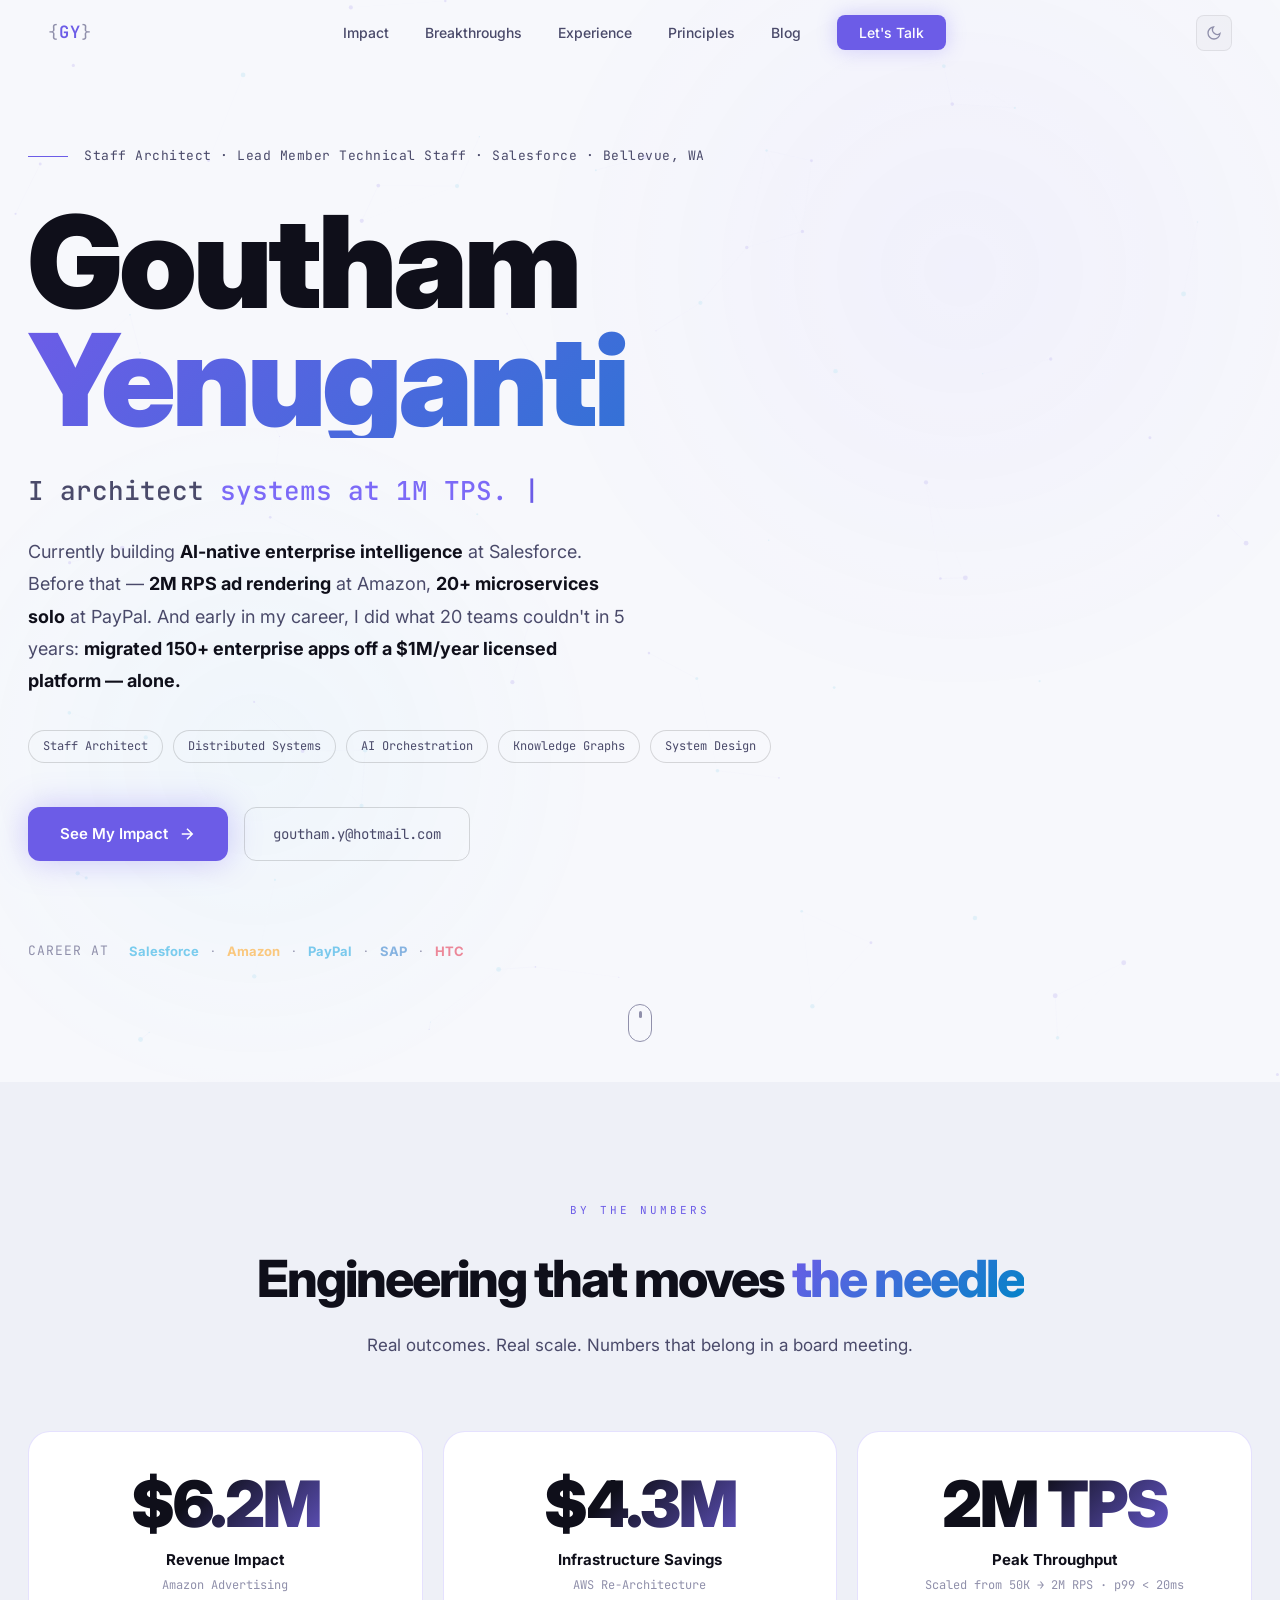
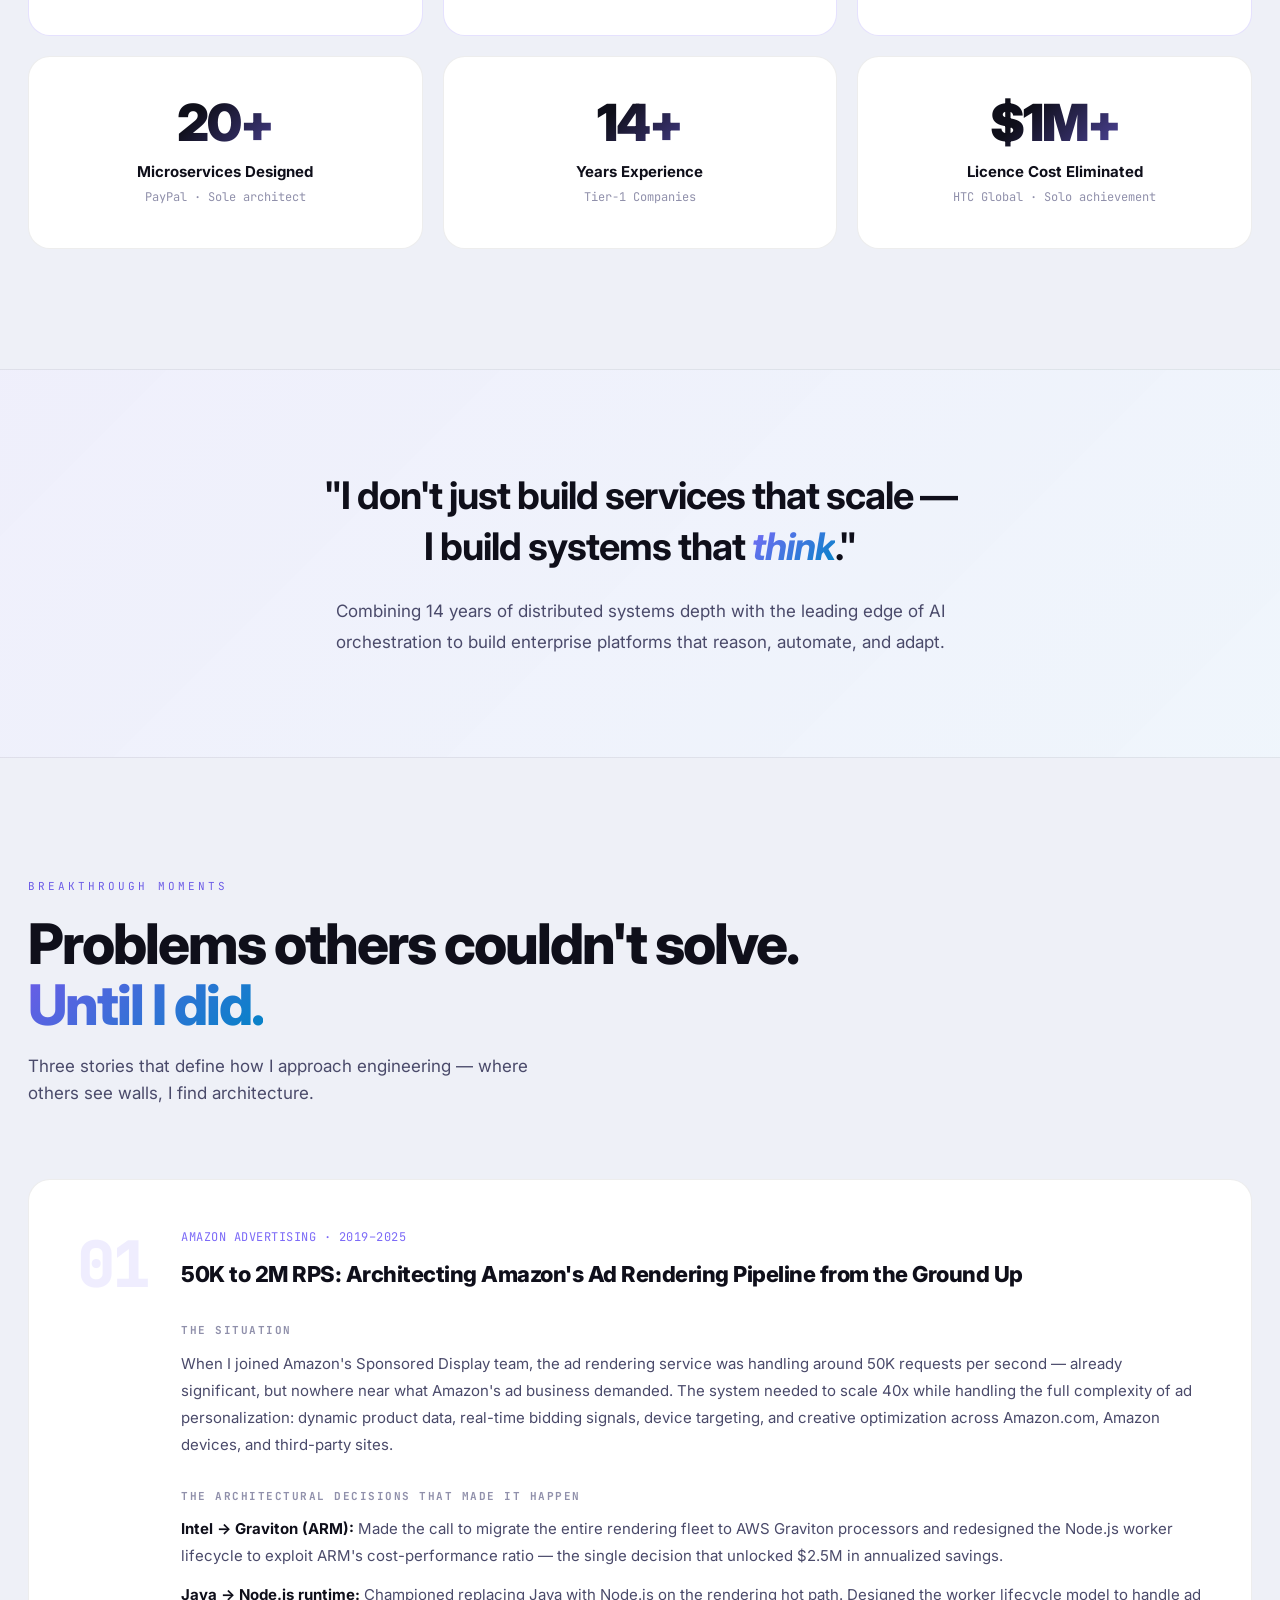
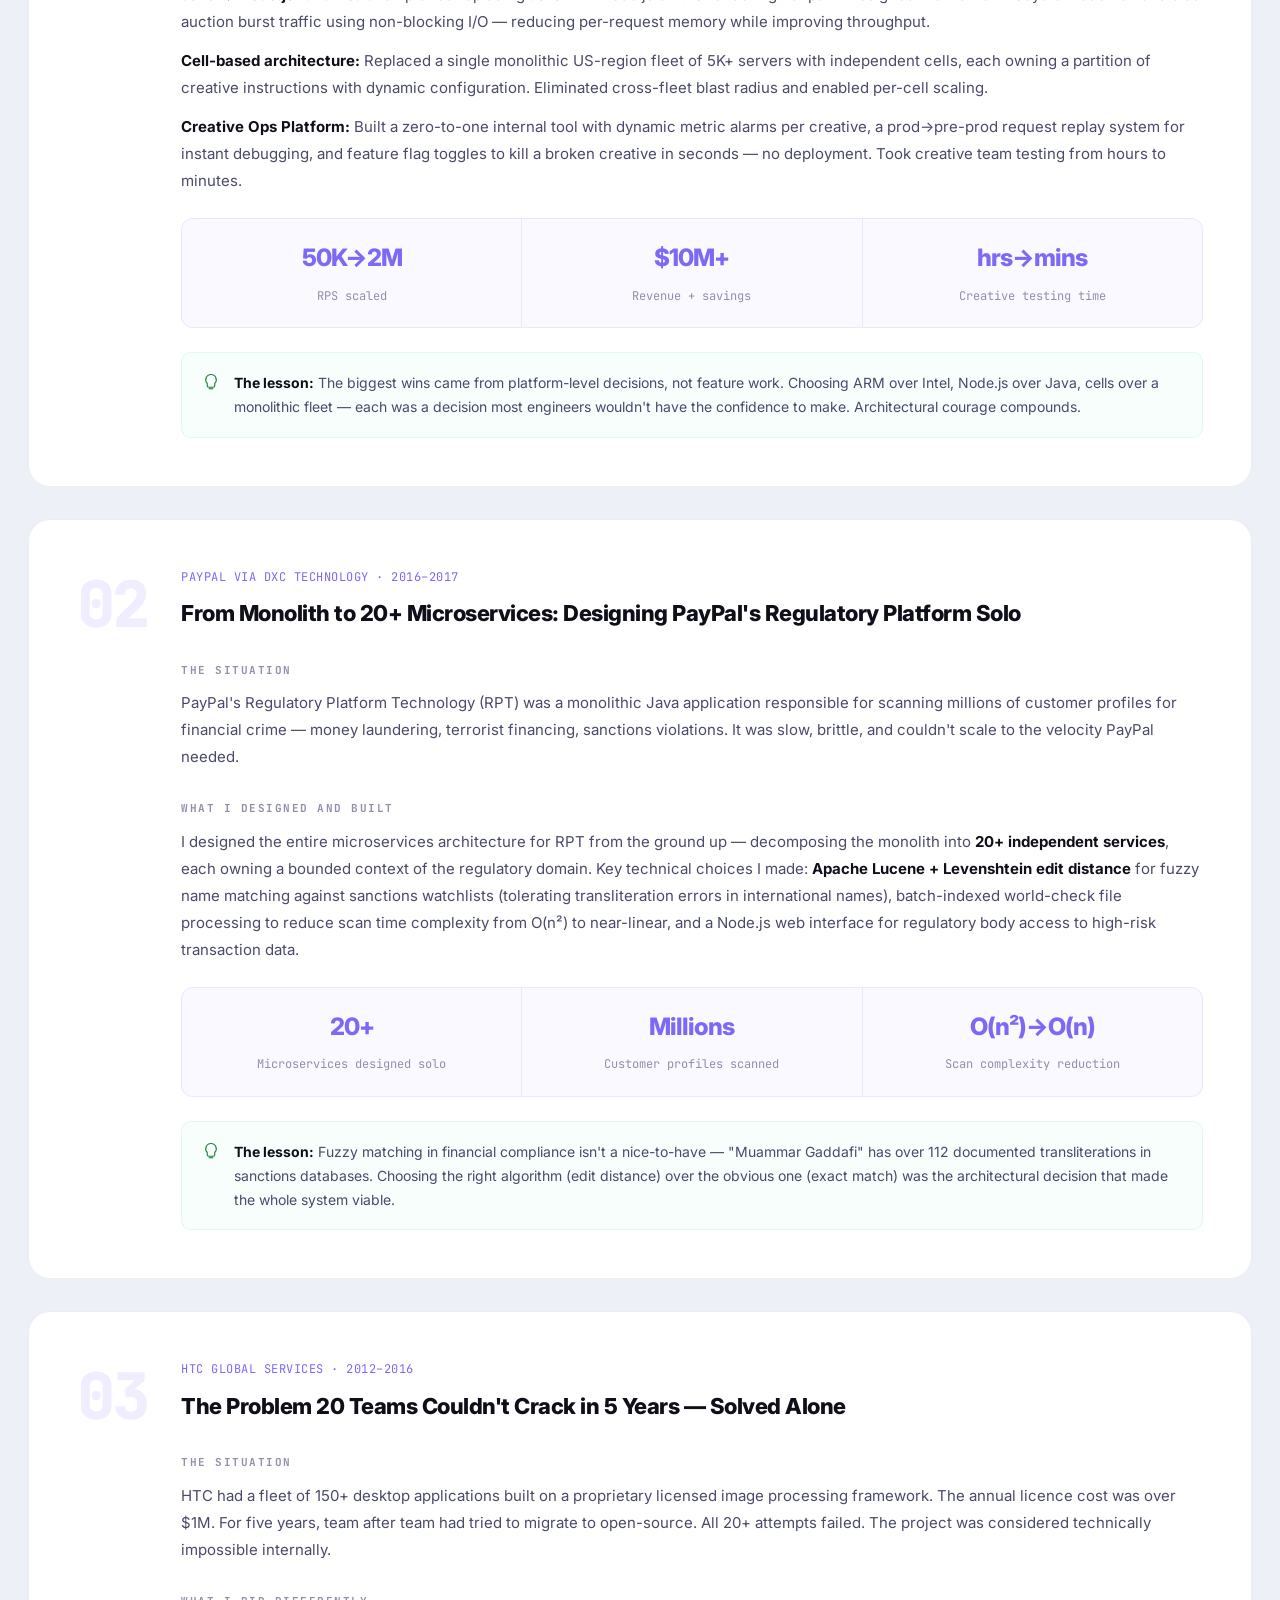
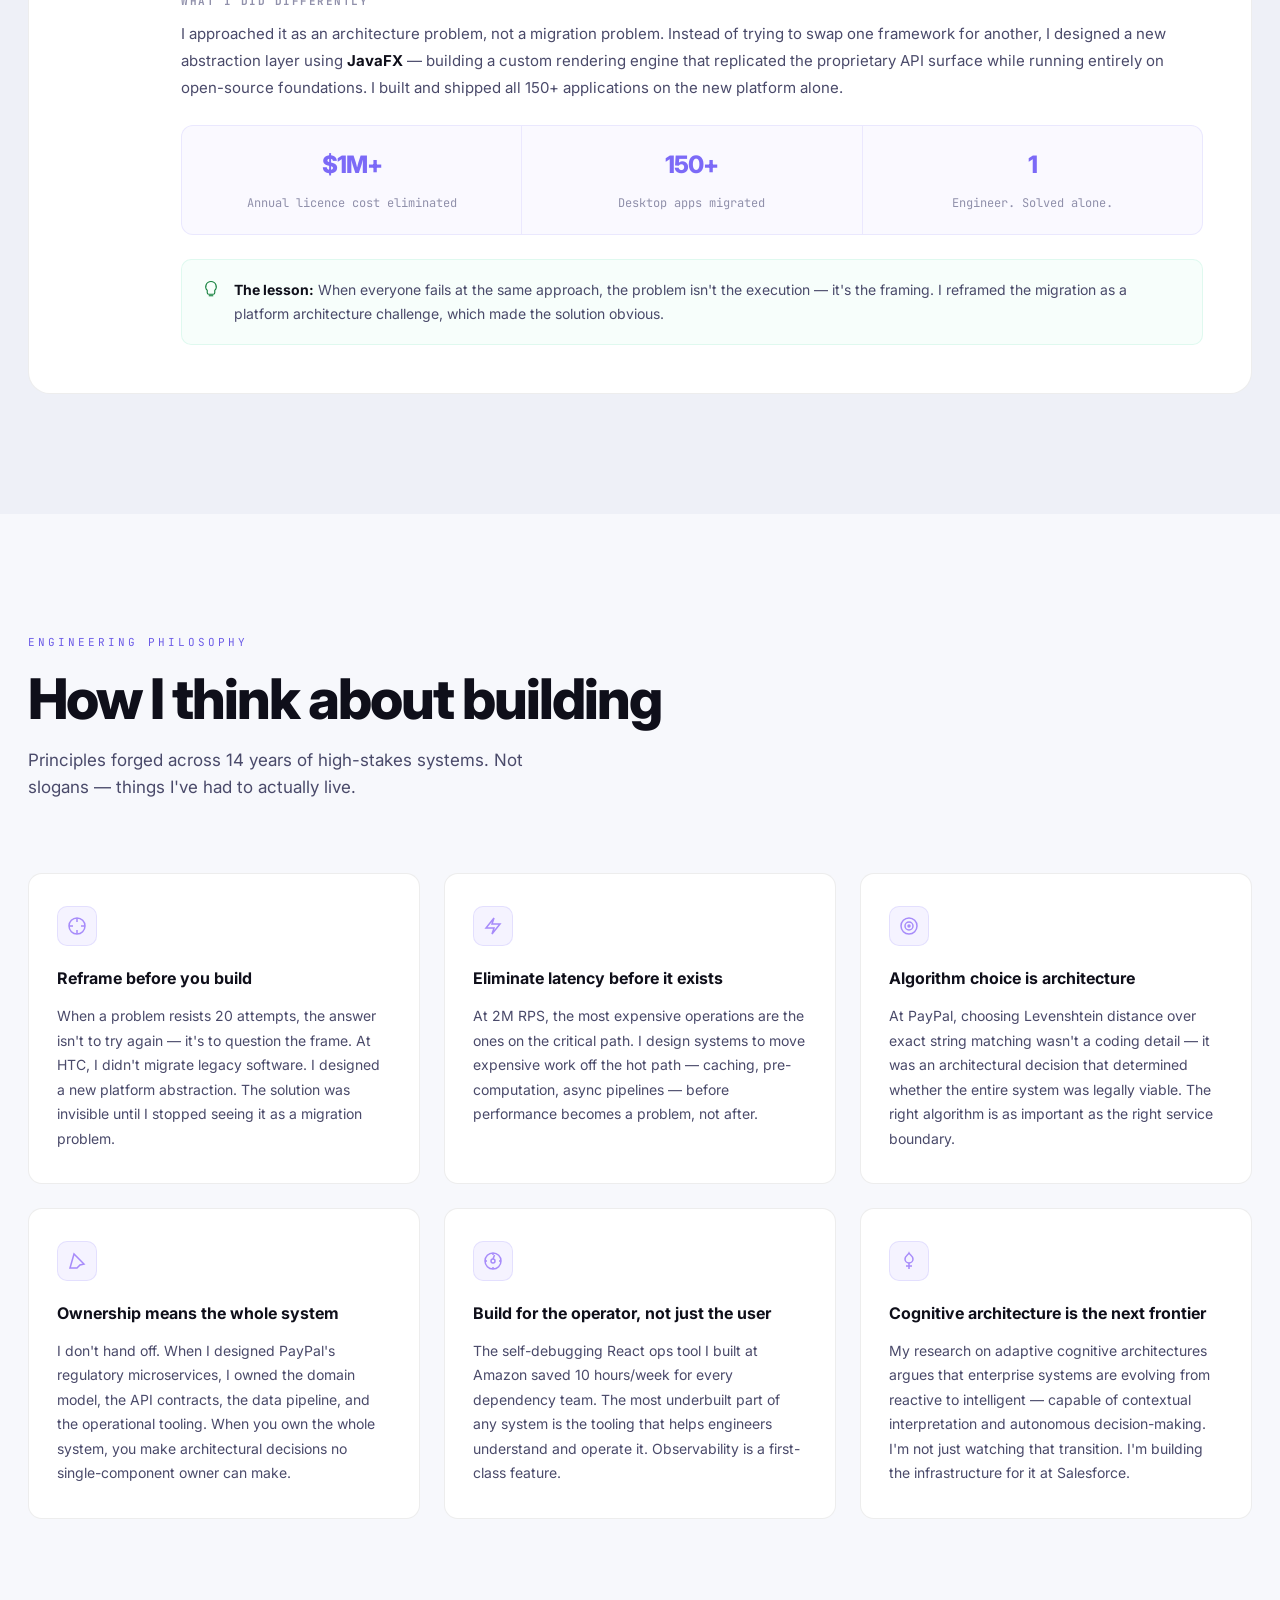
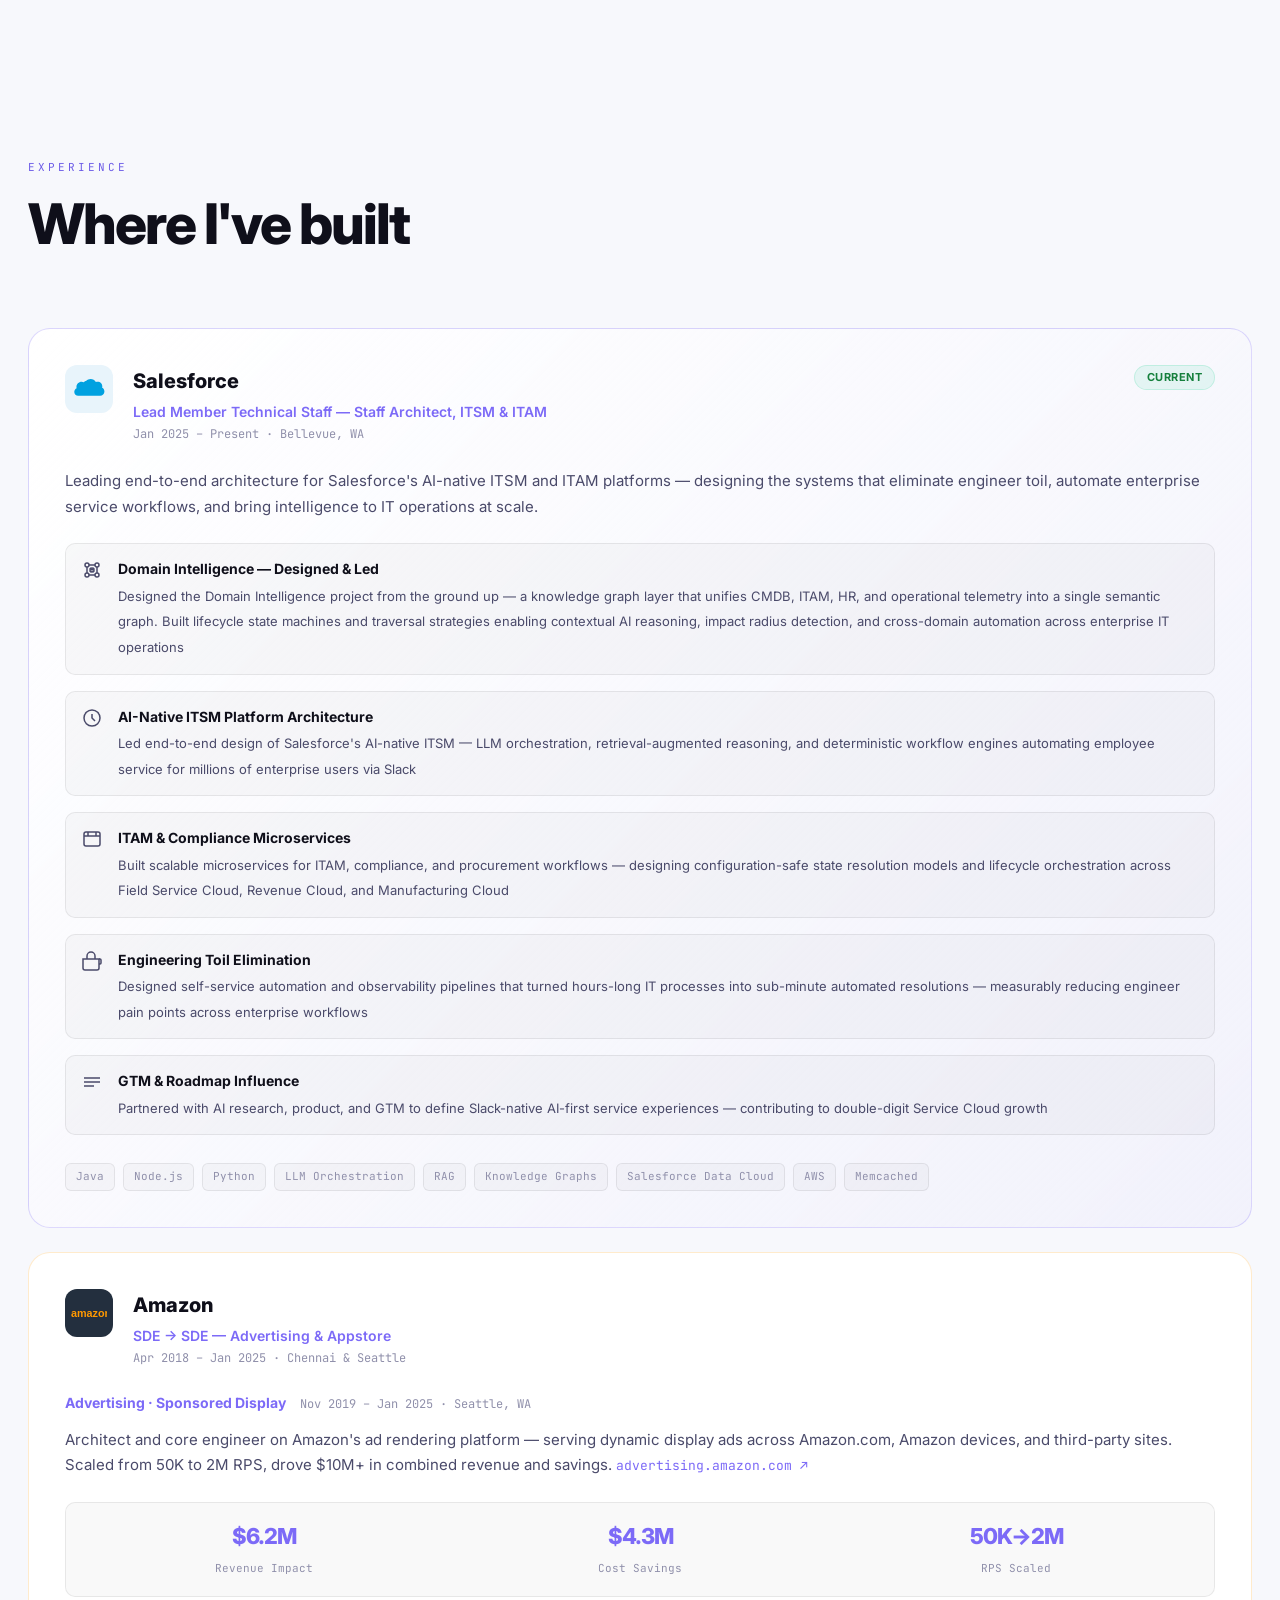
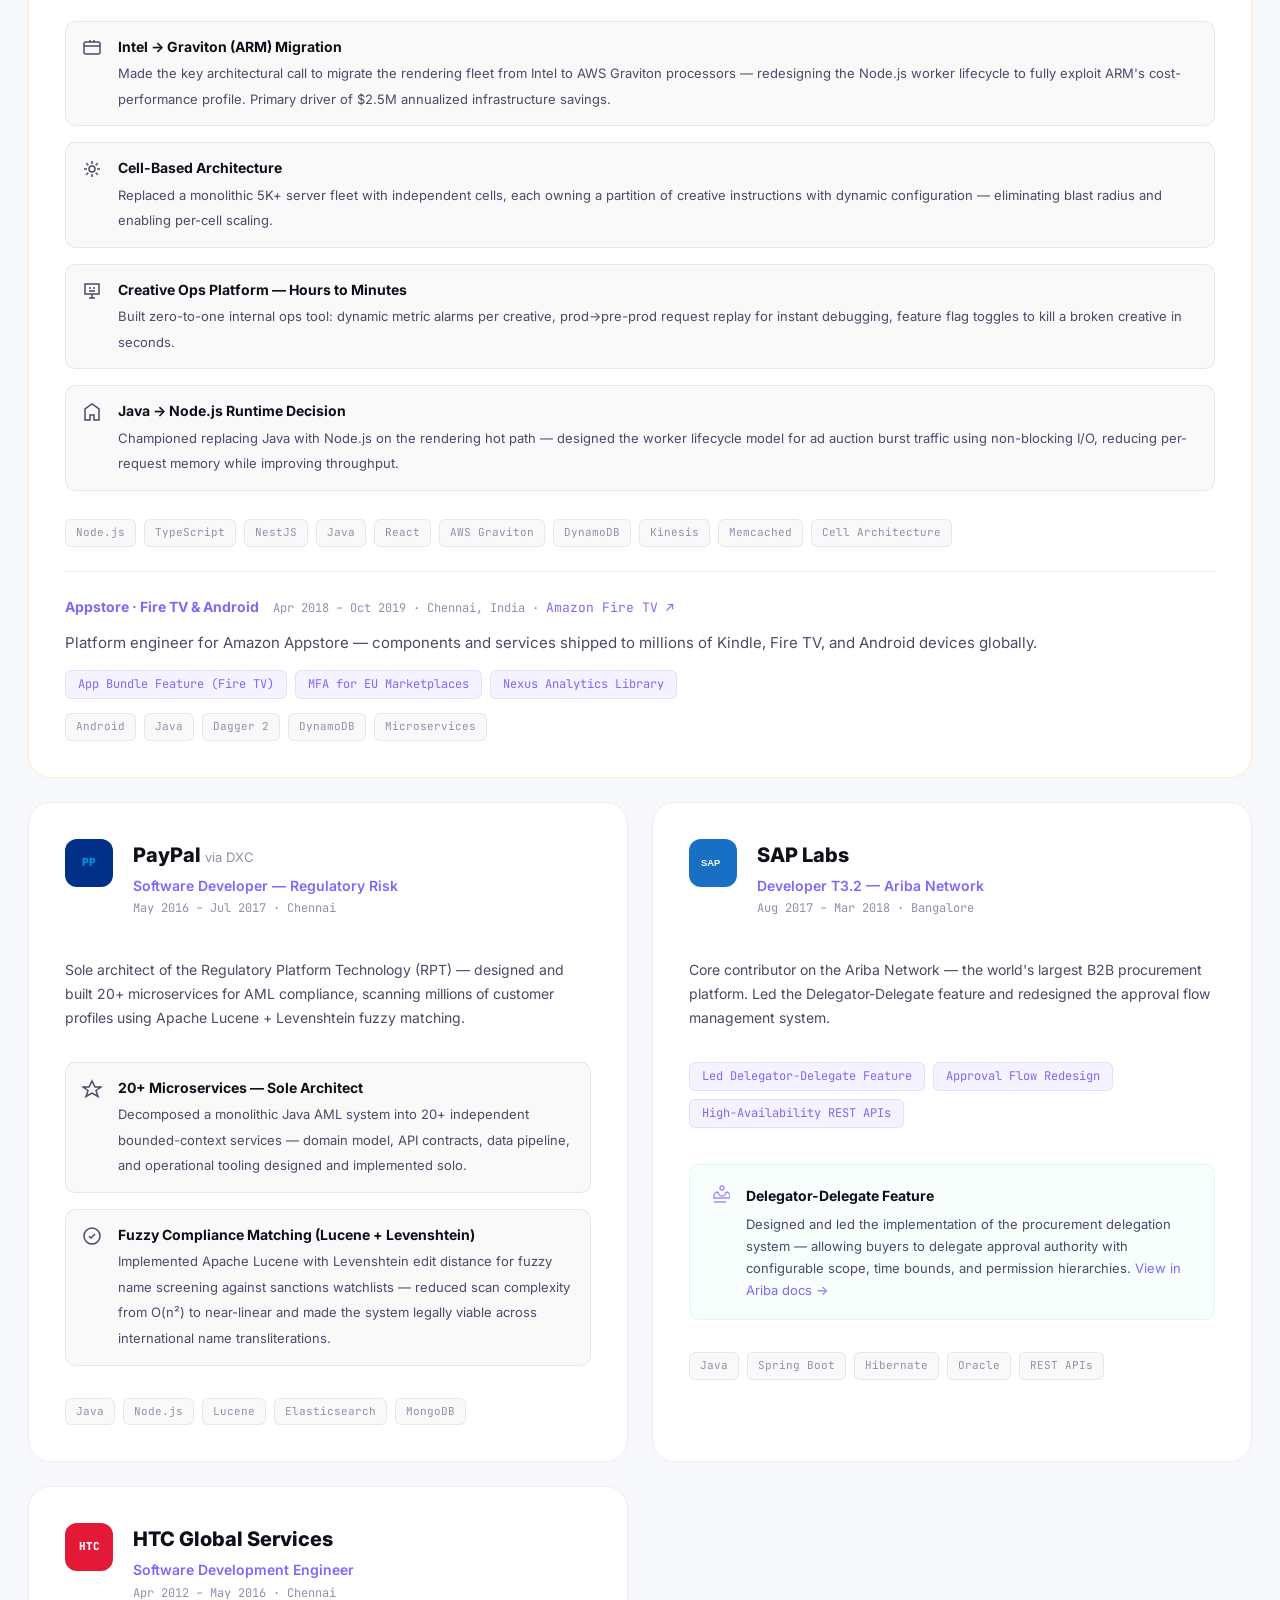
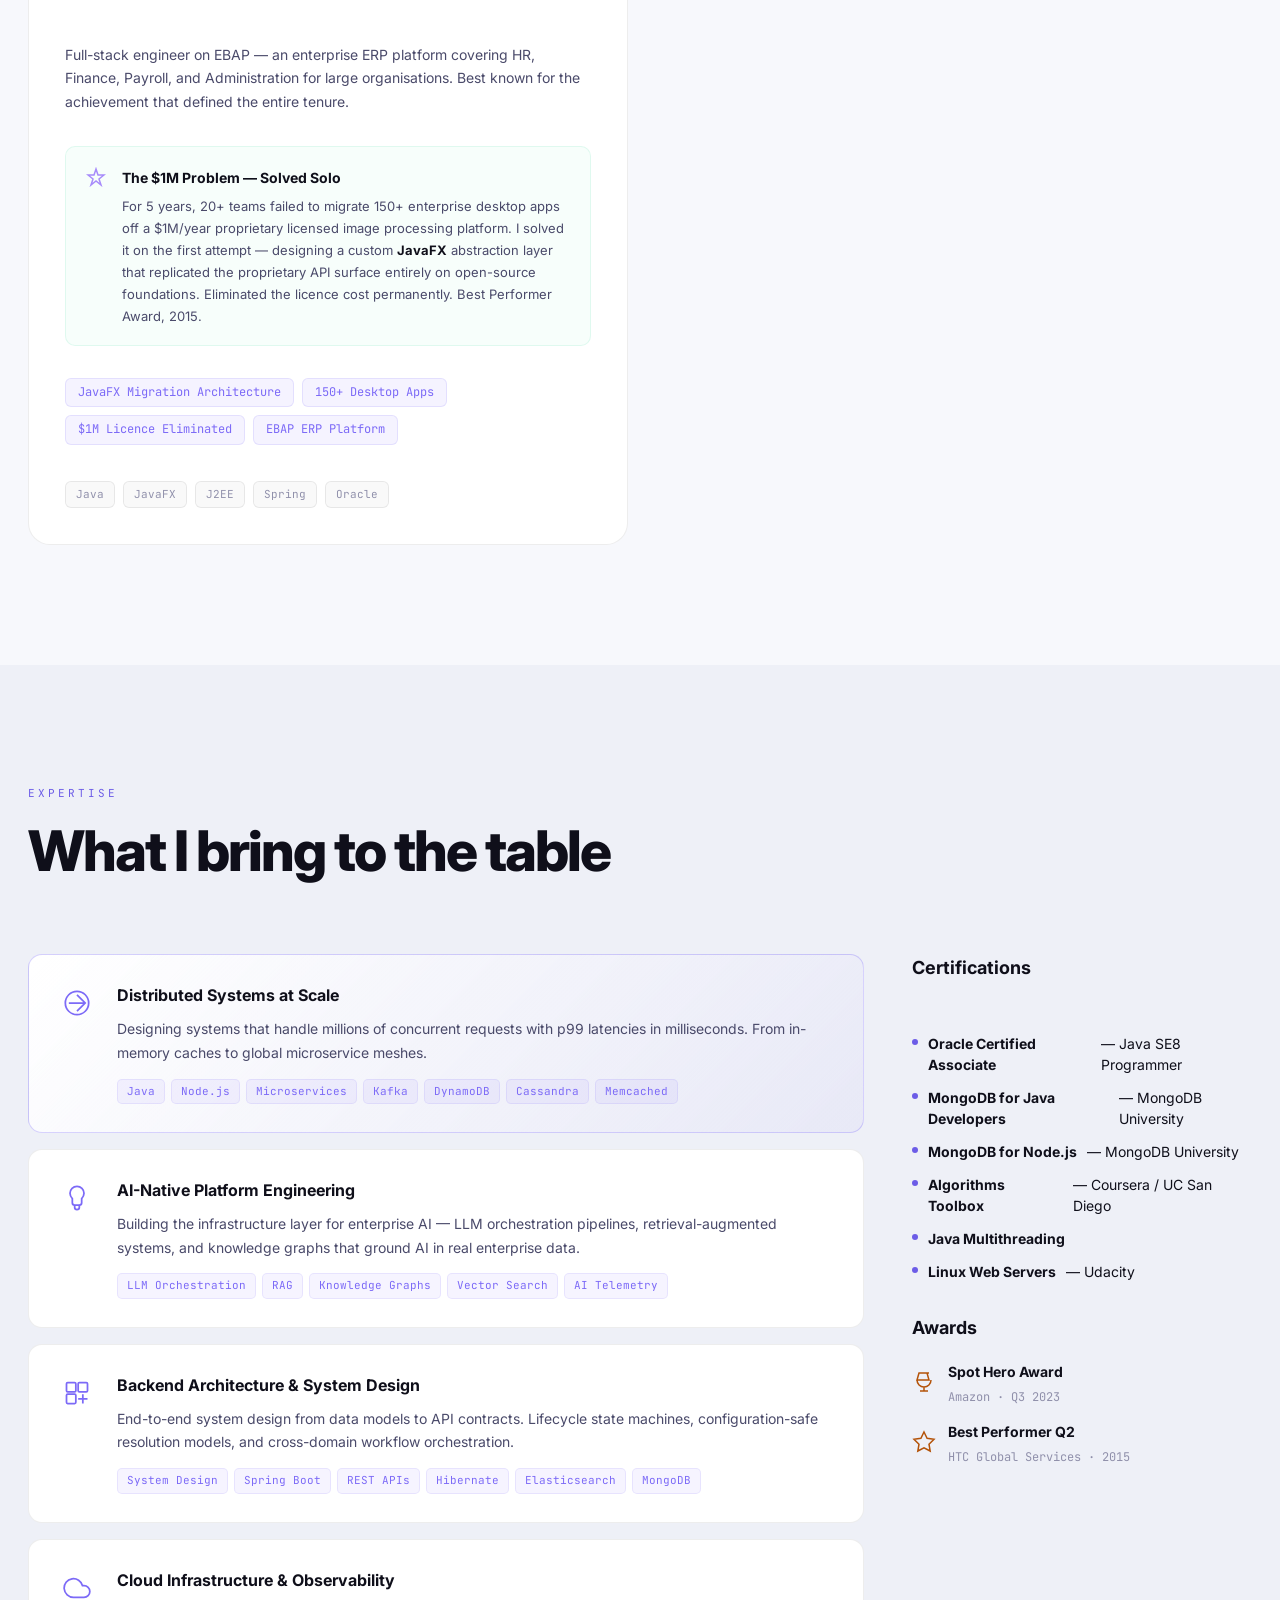
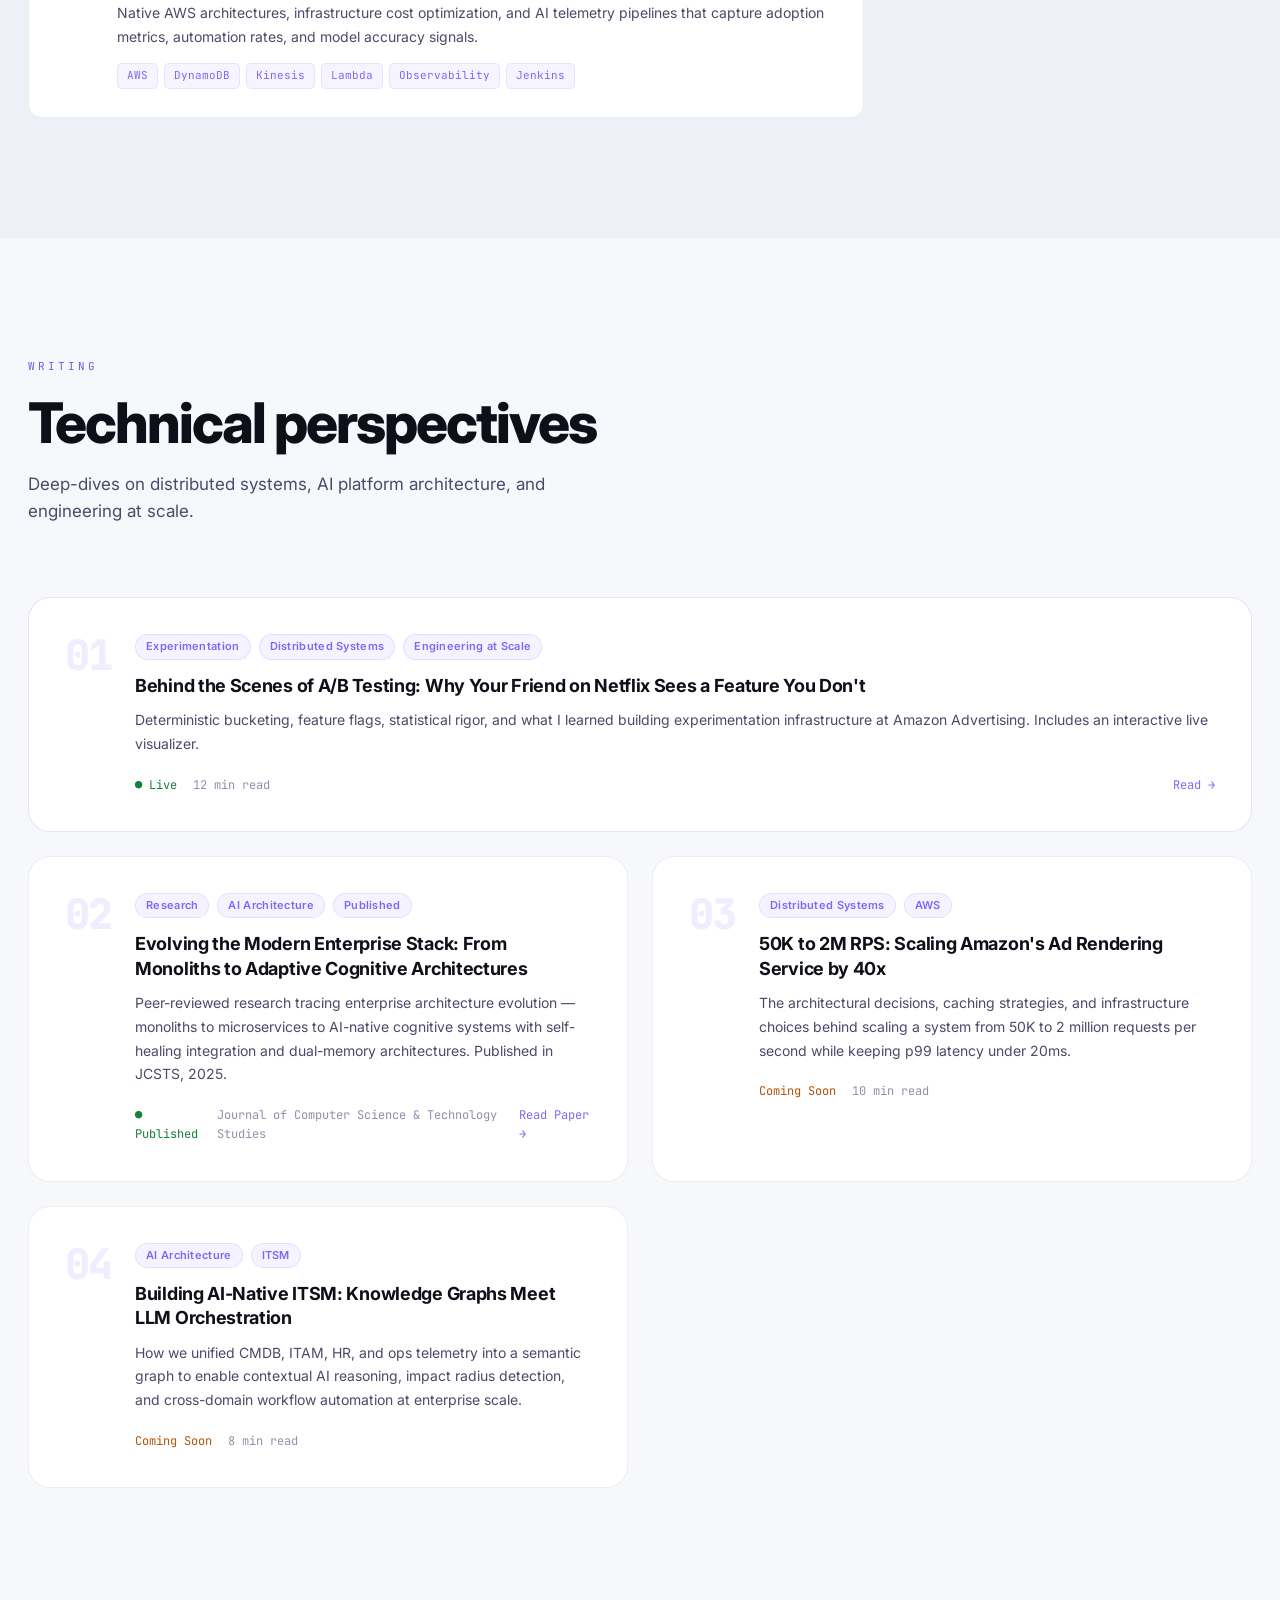
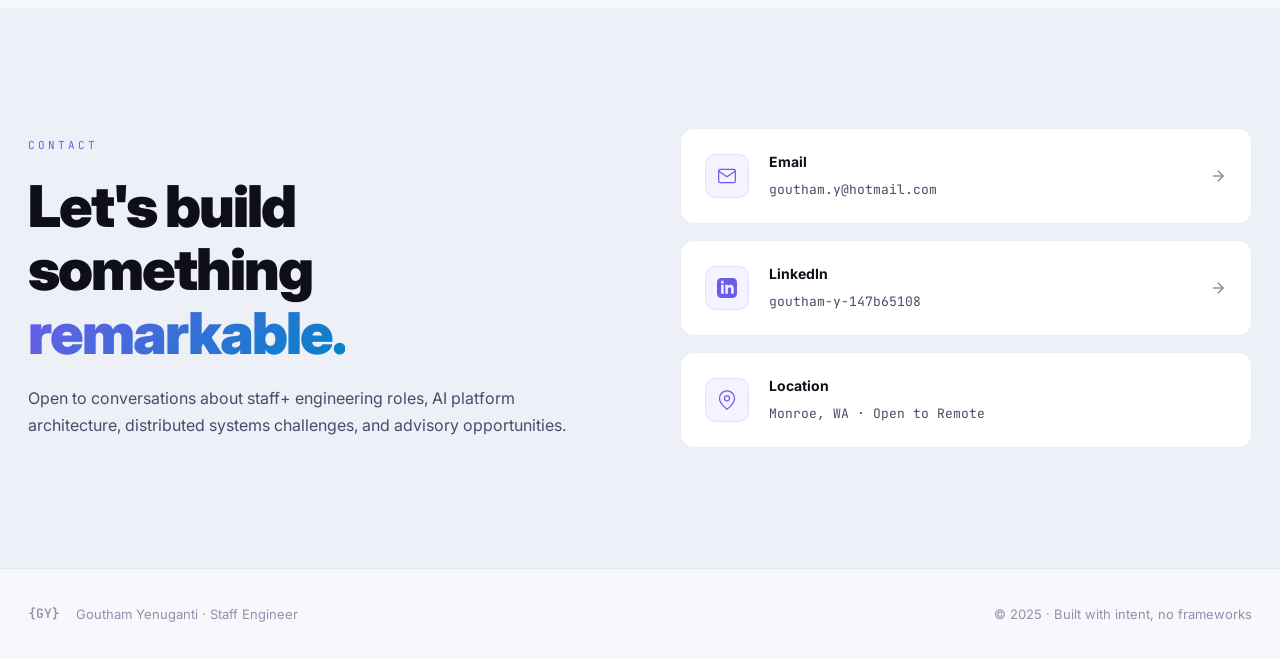
<file: index.html>
<!DOCTYPE html>
<html lang="en">
<head>
  <meta charset="UTF-8" />
  <meta name="viewport" content="width=device-width, initial-scale=1.0" />
  <title>Goutham Yenuganti — Staff Architect · AI Systems · Distributed Scale</title>
  <meta name="description" content="Staff Architect & Lead Member Technical Staff at Salesforce. 14+ years solving the unsolvable — $1M licence cost elimination at HTC, 20+ microservices at PayPal, 2M TPS ad systems at Amazon, AI-native ITSM at Salesforce." />
  <link rel="preconnect" href="https://fonts.googleapis.com" />
  <link rel="preconnect" href="https://fonts.gstatic.com" crossorigin />
  <link href="https://fonts.googleapis.com/css2?family=Inter:wght@300;400;500;600;700;800;900&family=JetBrains+Mono:wght@400;500;600&display=swap" rel="stylesheet" />
  <link rel="stylesheet" href="css/style.css" />
</head>
<body>

  <!-- SCROLL PROGRESS -->
  <div class="scroll-progress" id="scrollProgress"></div>

  <!-- CURSOR -->
  <div class="cursor" id="cursor"></div>
  <div class="cursor-follower" id="cursorFollower"></div>

  <!-- NAV -->
  <nav class="nav" id="nav">
    <div class="nav-inner">
      <a href="#hero" class="nav-logo">
        <span class="logo-bracket">{</span>GY<span class="logo-bracket">}</span>
      </a>
      <ul class="nav-links" id="navLinks">
        <li><a href="#impact">Impact</a></li>
        <li><a href="#breakthroughs">Breakthroughs</a></li>
        <li><a href="#experience">Experience</a></li>
        <li><a href="#principles">Principles</a></li>
        <li><a href="#blog">Blog</a></li>
        <li><a href="#contact" class="nav-cta">Let's Talk</a></li>
      </ul>
      <div style="display:flex;align-items:center;gap:12px;">
        <button class="theme-toggle" id="themeToggle" aria-label="Toggle theme">
          <svg class="icon-sun" viewBox="0 0 24 24" fill="none" stroke="currentColor" stroke-width="2"><circle cx="12" cy="12" r="5"/><path d="M12 1v2M12 21v2M4.22 4.22l1.42 1.42M18.36 18.36l1.42 1.42M1 12h2M21 12h2M4.22 19.78l1.42-1.42M18.36 5.64l1.42-1.42"/></svg>
          <svg class="icon-moon" viewBox="0 0 24 24" fill="none" stroke="currentColor" stroke-width="2"><path d="M21 12.79A9 9 0 1 1 11.21 3 7 7 0 0 0 21 12.79z"/></svg>
        </button>
        <button class="nav-hamburger" id="hamburger" aria-label="Toggle menu">
          <span></span><span></span><span></span>
        </button>
      </div>
    </div>
  </nav>

  <!-- HERO -->
  <section class="hero" id="hero">
    <canvas class="hero-canvas" id="heroCanvas"></canvas>
    <div class="hero-content">
      <div class="hero-eyebrow">
        <span class="eyebrow-line"></span>
        <span class="eyebrow-text">Staff Architect · Lead Member Technical Staff · Salesforce · Bellevue, WA</span>
      </div>
      <h1 class="hero-headline">
        <span class="headline-top">Goutham</span>
        <span class="headline-bottom">Yenuganti</span>
      </h1>
      <div class="hero-typewriter">
        <span class="typewriter-prefix">I architect </span>
        <span class="typewriter-text" id="typewriterText"></span>
        <span class="typewriter-cursor">|</span>
      </div>
      <p class="hero-description">
        Currently building <strong>AI-native enterprise intelligence</strong> at Salesforce.
        Before that — <strong>2M RPS ad rendering</strong> at Amazon,
        <strong>20+ microservices solo</strong> at PayPal.
        And early in my career, I did what 20 teams couldn't in 5 years:
        <strong>migrated 150+ enterprise apps off a $1M/year licensed platform — alone.</strong>
      </p>
      <div class="hero-pills">
        <span class="pill">Staff Architect</span>
        <span class="pill">Distributed Systems</span>
        <span class="pill">AI Orchestration</span>
        <span class="pill">Knowledge Graphs</span>
        <span class="pill">System Design</span>
      </div>
      <div class="hero-ctas">
        <a href="#impact" class="cta-primary">
          <span>See My Impact</span>
          <svg viewBox="0 0 24 24" fill="none" stroke="currentColor" stroke-width="2"><path d="M5 12h14M12 5l7 7-7 7"/></svg>
        </a>
        <a href="mailto:goutham.y@hotmail.com" class="cta-secondary">goutham.y@hotmail.com</a>
      </div>
    </div>
    <div class="hero-companies">
      <span class="companies-label">Career at</span>
      <div class="companies-list">
        <span class="co co-sf">Salesforce</span>
        <span class="co-sep">·</span>
        <span class="co co-amz">Amazon</span>
        <span class="co-sep">·</span>
        <span class="co co-pp">PayPal</span>
        <span class="co-sep">·</span>
        <span class="co co-sap">SAP</span>
        <span class="co-sep">·</span>
        <span class="co co-htc">HTC</span>
      </div>
    </div>
    <a href="#impact" class="hero-scroll-cue" aria-label="Scroll down">
      <div class="scroll-mouse">
        <div class="scroll-wheel"></div>
      </div>
    </a>
  </section>

  <!-- IMPACT -->
  <section class="section impact" id="impact">
    <div class="container">
      <div class="impact-header">
        <span class="section-tag">By The Numbers</span>
        <h2>Engineering that moves <span class="gradient-text">the needle</span></h2>
        <p>Real outcomes. Real scale. Numbers that belong in a board meeting.</p>
      </div>
      <div class="impact-grid">
        <div class="impact-card big" data-count="6.2" data-suffix="M" data-prefix="$">
          <div class="impact-num"><span class="count-prefix">$</span><span class="count-val">0</span><span class="count-suffix">M</span></div>
          <div class="impact-label">Revenue Impact</div>
          <div class="impact-sub">Amazon Advertising</div>
        </div>
        <div class="impact-card big" data-count="4.3" data-suffix="M" data-prefix="$">
          <div class="impact-num"><span class="count-prefix">$</span><span class="count-val">0</span><span class="count-suffix">M</span></div>
          <div class="impact-label">Infrastructure Savings</div>
          <div class="impact-sub">AWS Re-Architecture</div>
        </div>
        <div class="impact-card big" data-count="2" data-suffix="M TPS" data-prefix="">
          <div class="impact-num"><span class="count-prefix"></span><span class="count-val">0</span><span class="count-suffix">M TPS</span></div>
          <div class="impact-label">Peak Throughput</div>
          <div class="impact-sub">Scaled from 50K → 2M RPS · p99 &lt; 20ms</div>
        </div>
        <div class="impact-card" data-count="20" data-suffix="+" data-prefix="">
          <div class="impact-num"><span class="count-prefix"></span><span class="count-val">0</span><span class="count-suffix">+</span></div>
          <div class="impact-label">Microservices Designed</div>
          <div class="impact-sub">PayPal · Sole architect</div>
        </div>
        <div class="impact-card" data-count="14" data-suffix="+" data-prefix="">
          <div class="impact-num"><span class="count-prefix"></span><span class="count-val">0</span><span class="count-suffix">+</span></div>
          <div class="impact-label">Years Experience</div>
          <div class="impact-sub">Tier-1 Companies</div>
        </div>
        <div class="impact-card" data-count="1" data-suffix="M+" data-prefix="$">
          <div class="impact-num"><span class="count-prefix">$</span><span class="count-val">0</span><span class="count-suffix">M+</span></div>
          <div class="impact-label">Licence Cost Eliminated</div>
          <div class="impact-sub">HTC Global · Solo achievement</div>
        </div>
      </div>
    </div>
  </section>

  <!-- PHILOSOPHY -->
  <section class="philosophy">
    <div class="container">
      <div class="philosophy-inner">
        <blockquote class="philosophy-quote">
          "I don't just build services that scale —<br />
          I build systems that <em>think</em>."
        </blockquote>
        <p class="philosophy-sub">Combining 14 years of distributed systems depth with the leading edge of AI orchestration to build enterprise platforms that reason, automate, and adapt.</p>
      </div>
    </div>
  </section>

  <!-- BREAKTHROUGHS -->
  <section class="section breakthroughs" id="breakthroughs">
    <div class="container">
      <div class="section-header">
        <span class="section-tag">Breakthrough Moments</span>
        <h2>Problems others couldn't solve.<br /><span class="gradient-text">Until I did.</span></h2>
        <p class="section-desc">Three stories that define how I approach engineering — where others see walls, I find architecture.</p>
      </div>
      <div class="bt-grid">

        <div class="bt-card" data-reveal>
          <div class="bt-number">01</div>
          <div class="bt-body">
            <div class="bt-company">Amazon Advertising · 2019–2025</div>
            <h3 class="bt-title">50K to 2M RPS: Architecting Amazon's Ad Rendering Pipeline from the Ground Up</h3>
            <div class="bt-context">
              <span class="bt-context-label">The situation</span>
              <p>When I joined Amazon's Sponsored Display team, the ad rendering service was handling around 50K requests per second — already significant, but nowhere near what Amazon's ad business demanded. The system needed to scale 40x while handling the full complexity of ad personalization: dynamic product data, real-time bidding signals, device targeting, and creative optimization across Amazon.com, Amazon devices, and third-party sites.</p>
            </div>
            <div class="bt-action">
              <span class="bt-context-label">The architectural decisions that made it happen</span>
              <p><strong>Intel → Graviton (ARM):</strong> Made the call to migrate the entire rendering fleet to AWS Graviton processors and redesigned the Node.js worker lifecycle to exploit ARM's cost-performance ratio — the single decision that unlocked $2.5M in annualized savings.</p>
              <p><strong>Java → Node.js runtime:</strong> Championed replacing Java with Node.js on the rendering hot path. Designed the worker lifecycle model to handle ad auction burst traffic using non-blocking I/O — reducing per-request memory while improving throughput.</p>
              <p><strong>Cell-based architecture:</strong> Replaced a single monolithic US-region fleet of 5K+ servers with independent cells, each owning a partition of creative instructions with dynamic configuration. Eliminated cross-fleet blast radius and enabled per-cell scaling.</p>
              <p><strong>Creative Ops Platform:</strong> Built a zero-to-one internal tool with dynamic metric alarms per creative, a prod→pre-prod request replay system for instant debugging, and feature flag toggles to kill a broken creative in seconds — no deployment. Took creative team testing from hours to minutes.</p>
            </div>
            <div class="bt-outcome">
              <div class="bt-stat"><span>50K→2M</span><small>RPS scaled</small></div>
              <div class="bt-stat"><span>$10M+</span><small>Revenue + savings</small></div>
              <div class="bt-stat"><span>hrs→mins</span><small>Creative testing time</small></div>
            </div>
            <div class="bt-insight">
              <span class="bt-insight-icon"><svg viewBox="0 0 24 24" fill="none" stroke="var(--green)" stroke-width="1.5" width="18" height="18"><path d="M12 2a7 7 0 0 1 5 11.9V17a2 2 0 0 1-2 2h-6a2 2 0 0 1-2-2v-3.1A7 7 0 0 1 12 2z"/><path d="M9 21h6"/></svg></span>
              <p><strong>The lesson:</strong> The biggest wins came from platform-level decisions, not feature work. Choosing ARM over Intel, Node.js over Java, cells over a monolithic fleet — each was a decision most engineers wouldn't have the confidence to make. Architectural courage compounds.</p>
            </div>
          </div>
        </div>

        <div class="bt-card" data-reveal>
          <div class="bt-number">02</div>
          <div class="bt-body">
            <div class="bt-company">PayPal via DXC Technology · 2016–2017</div>
            <h3 class="bt-title">From Monolith to 20+ Microservices: Designing PayPal's Regulatory Platform Solo</h3>
            <div class="bt-context">
              <span class="bt-context-label">The situation</span>
              <p>PayPal's Regulatory Platform Technology (RPT) was a monolithic Java application responsible for scanning millions of customer profiles for financial crime — money laundering, terrorist financing, sanctions violations. It was slow, brittle, and couldn't scale to the velocity PayPal needed.</p>
            </div>
            <div class="bt-action">
              <span class="bt-context-label">What I designed and built</span>
              <p>I designed the entire microservices architecture for RPT from the ground up — decomposing the monolith into <strong>20+ independent services</strong>, each owning a bounded context of the regulatory domain. Key technical choices I made: <strong>Apache Lucene + Levenshtein edit distance</strong> for fuzzy name matching against sanctions watchlists (tolerating transliteration errors in international names), batch-indexed world-check file processing to reduce scan time complexity from O(n²) to near-linear, and a Node.js web interface for regulatory body access to high-risk transaction data.</p>
            </div>
            <div class="bt-outcome">
              <div class="bt-stat"><span>20+</span><small>Microservices designed solo</small></div>
              <div class="bt-stat"><span>Millions</span><small>Customer profiles scanned</small></div>
              <div class="bt-stat"><span>O(n²)→O(n)</span><small>Scan complexity reduction</small></div>
            </div>
            <div class="bt-insight">
              <span class="bt-insight-icon"><svg viewBox="0 0 24 24" fill="none" stroke="var(--green)" stroke-width="1.5" width="18" height="18"><path d="M12 2a7 7 0 0 1 5 11.9V17a2 2 0 0 1-2 2h-6a2 2 0 0 1-2-2v-3.1A7 7 0 0 1 12 2z"/><path d="M9 21h6"/></svg></span>
              <p><strong>The lesson:</strong> Fuzzy matching in financial compliance isn't a nice-to-have — "Muammar Gaddafi" has over 112 documented transliterations in sanctions databases. Choosing the right algorithm (edit distance) over the obvious one (exact match) was the architectural decision that made the whole system viable.</p>
            </div>
          </div>
        </div>

        <div class="bt-card" data-reveal>
          <div class="bt-number">03</div>
          <div class="bt-body">
            <div class="bt-company">HTC Global Services · 2012–2016</div>
            <h3 class="bt-title">The Problem 20 Teams Couldn't Crack in 5 Years — Solved Alone</h3>
            <div class="bt-context">
              <span class="bt-context-label">The situation</span>
              <p>HTC had a fleet of 150+ desktop applications built on a proprietary licensed image processing framework. The annual licence cost was over $1M. For five years, team after team had tried to migrate to open-source. All 20+ attempts failed. The project was considered technically impossible internally.</p>
            </div>
            <div class="bt-action">
              <span class="bt-context-label">What I did differently</span>
              <p>I approached it as an architecture problem, not a migration problem. Instead of trying to swap one framework for another, I designed a new abstraction layer using <strong>JavaFX</strong> — building a custom rendering engine that replicated the proprietary API surface while running entirely on open-source foundations. I built and shipped all 150+ applications on the new platform alone.</p>
            </div>
            <div class="bt-outcome">
              <div class="bt-stat"><span>$1M+</span><small>Annual licence cost eliminated</small></div>
              <div class="bt-stat"><span>150+</span><small>Desktop apps migrated</small></div>
              <div class="bt-stat"><span>1</span><small>Engineer. Solved alone.</small></div>
            </div>
            <div class="bt-insight">
              <span class="bt-insight-icon"><svg viewBox="0 0 24 24" fill="none" stroke="var(--green)" stroke-width="1.5" width="18" height="18"><path d="M12 2a7 7 0 0 1 5 11.9V17a2 2 0 0 1-2 2h-6a2 2 0 0 1-2-2v-3.1A7 7 0 0 1 12 2z"/><path d="M9 21h6"/></svg></span>
              <p><strong>The lesson:</strong> When everyone fails at the same approach, the problem isn't the execution — it's the framing. I reframed the migration as a platform architecture challenge, which made the solution obvious.</p>
            </div>
          </div>
        </div>

      </div>
    </div>
  </section>

  <!-- LEADERSHIP PRINCIPLES -->
  <section class="section principles" id="principles">
    <div class="container">
      <div class="section-header">
        <span class="section-tag">Engineering Philosophy</span>
        <h2>How I think about building</h2>
        <p class="section-desc">Principles forged across 14 years of high-stakes systems. Not slogans — things I've had to actually live.</p>
      </div>
      <div class="principles-grid">

        <div class="principle-card" data-reveal>
          <div class="principle-icon"><svg viewBox="0 0 20 20" fill="none" stroke="currentColor" stroke-width="1.5" width="20" height="20" color="#a78bfa"><circle cx="10" cy="10" r="8"/><path d="M10 2v4M10 14v4M2 10h4M14 10h4"/></svg></div>
          <h4>Reframe before you build</h4>
          <p>When a problem resists 20 attempts, the answer isn't to try again — it's to question the frame. At HTC, I didn't migrate legacy software. I designed a new platform abstraction. The solution was invisible until I stopped seeing it as a migration problem.</p>
        </div>

        <div class="principle-card" data-reveal>
          <div class="principle-icon"><svg viewBox="0 0 20 20" fill="none" stroke="currentColor" stroke-width="1.5" width="20" height="20" color="#a78bfa"><path d="M11 2L3 12h8l-2 6 8-10h-8l2-6z"/></svg></div>
          <h4>Eliminate latency before it exists</h4>
          <p>At 2M RPS, the most expensive operations are the ones on the critical path. I design systems to move expensive work off the hot path — caching, pre-computation, async pipelines — before performance becomes a problem, not after.</p>
        </div>

        <div class="principle-card" data-reveal>
          <div class="principle-icon"><svg viewBox="0 0 20 20" fill="none" stroke="currentColor" stroke-width="1.5" width="20" height="20" color="#a78bfa"><circle cx="10" cy="10" r="8"/><circle cx="10" cy="10" r="4"/><circle cx="10" cy="10" r="1" fill="currentColor"/></svg></div>
          <h4>Algorithm choice is architecture</h4>
          <p>At PayPal, choosing Levenshtein distance over exact string matching wasn't a coding detail — it was an architectural decision that determined whether the entire system was legally viable. The right algorithm is as important as the right service boundary.</p>
        </div>

        <div class="principle-card" data-reveal>
          <div class="principle-icon"><svg viewBox="0 0 20 20" fill="none" stroke="currentColor" stroke-width="1.5" width="20" height="20" color="#a78bfa"><path d="M3 17L7 3l10 10-4 1-3 3z"/></svg></div>
          <h4>Ownership means the whole system</h4>
          <p>I don't hand off. When I designed PayPal's regulatory microservices, I owned the domain model, the API contracts, the data pipeline, and the operational tooling. When you own the whole system, you make architectural decisions no single-component owner can make.</p>
        </div>

        <div class="principle-card" data-reveal>
          <div class="principle-icon"><svg viewBox="0 0 20 20" fill="none" stroke="currentColor" stroke-width="1.5" width="20" height="20" color="#a78bfa"><circle cx="10" cy="10" r="8"/><path d="M10 2v2M10 16v2M2 10h2M16 10h2"/><circle cx="10" cy="10" r="2"/><path d="M10 8l1.5-4"/></svg></div>
          <h4>Build for the operator, not just the user</h4>
          <p>The self-debugging React ops tool I built at Amazon saved 10 hours/week for every dependency team. The most underbuilt part of any system is the tooling that helps engineers understand and operate it. Observability is a first-class feature.</p>
        </div>

        <div class="principle-card" data-reveal>
          <div class="principle-icon"><svg viewBox="0 0 20 20" fill="none" stroke="currentColor" stroke-width="1.5" width="20" height="20" color="#a78bfa"><path d="M10 2c-1 2-4 3-4 6 0 2.2 1.8 4 4 4s4-1.8 4-4c0-3-3-4-4-6z"/><path d="M10 12v6M7 15h6"/></svg></div>
          <h4>Cognitive architecture is the next frontier</h4>
          <p>My research on adaptive cognitive architectures argues that enterprise systems are evolving from reactive to intelligent — capable of contextual interpretation and autonomous decision-making. I'm not just watching that transition. I'm building the infrastructure for it at Salesforce.</p>
        </div>

      </div>
    </div>
  </section>

  <!-- EXPERIENCE -->
  <section class="section experience" id="experience">
    <div class="container">
      <div class="section-header">
        <span class="section-tag">Experience</span>
        <h2>Where I've built</h2>
      </div>
      <div class="exp-grid">

        <div class="exp-card exp-featured" data-reveal>
          <div class="exp-card-top">
            <div class="exp-badge current-badge">Current</div>
            <div class="exp-logo sf-logo">
              <svg viewBox="0 0 50 34" fill="none"><path d="M20.8 4.2c1.7-1.8 4.1-2.9 6.7-2.9 3.5 0 6.6 1.9 8.2 4.8.9-.4 1.9-.6 3-.6 3.9 0 7.1 3.2 7.1 7.1 0 .8-.1 1.5-.4 2.2 2.2 1.1 3.7 3.4 3.7 6 0 3.7-3 6.8-6.8 6.8H8.1C4.7 27.6 2 24.9 2 21.5c0-2.5 1.5-4.7 3.7-5.7-.2-.7-.3-1.4-.3-2.1 0-4.4 3.6-8 8-8 1.3 0 2.5.3 3.6.9.9-1 2.2-2.4 3.8-2.4z" fill="#00A1E0"/></svg>
            </div>
            <div class="exp-title-block">
              <h3>Salesforce</h3>
              <span class="exp-role">Lead Member Technical Staff — Staff Architect, ITSM &amp; ITAM</span>
              <span class="exp-period">Jan 2025 – Present · Bellevue, WA</span>
            </div>
          </div>
          <p class="exp-summary">Leading end-to-end architecture for Salesforce's AI-native ITSM and ITAM platforms — designing the systems that eliminate engineer toil, automate enterprise service workflows, and bring intelligence to IT operations at scale.</p>
          <div class="exp-highlights">
            <div class="exp-highlight">
              <span class="exp-highlight-icon">
                <svg viewBox="0 0 20 20" fill="none" stroke="currentColor" stroke-width="1.5" width="20" height="20"><circle cx="5" cy="5" r="2"/><circle cx="15" cy="5" r="2"/><circle cx="5" cy="15" r="2"/><circle cx="15" cy="15" r="2"/><circle cx="10" cy="10" r="2"/><path d="M7 5h6M5 7v6M15 7v6M7 15h6M8 8l4 4M12 8l-4 4"/></svg>
              </span>
              <div>
                <strong>Domain Intelligence — Designed &amp; Led</strong>
                <span>Designed the Domain Intelligence project from the ground up — a knowledge graph layer that unifies CMDB, ITAM, HR, and operational telemetry into a single semantic graph. Built lifecycle state machines and traversal strategies enabling contextual AI reasoning, impact radius detection, and cross-domain automation across enterprise IT operations</span>
              </div>
            </div>
            <div class="exp-highlight">
              <span class="exp-highlight-icon">
                <svg viewBox="0 0 20 20" fill="none" stroke="currentColor" stroke-width="1.5" width="20" height="20"><circle cx="10" cy="10" r="8"/><path d="M10 6v4l3 3"/><path d="M6 10h.01M14 10h.01"/></svg>
              </span>
              <div>
                <strong>AI-Native ITSM Platform Architecture</strong>
                <span>Led end-to-end design of Salesforce's AI-native ITSM — LLM orchestration, retrieval-augmented reasoning, and deterministic workflow engines automating employee service for millions of enterprise users via Slack</span>
              </div>
            </div>
            <div class="exp-highlight">
              <span class="exp-highlight-icon">
                <svg viewBox="0 0 20 20" fill="none" stroke="currentColor" stroke-width="1.5" width="20" height="20"><rect x="2" y="3" width="16" height="14" rx="2"/><path d="M2 7h16M6 3v4M14 3v4"/></svg>
              </span>
              <div>
                <strong>ITAM &amp; Compliance Microservices</strong>
                <span>Built scalable microservices for ITAM, compliance, and procurement workflows — designing configuration-safe state resolution models and lifecycle orchestration across Field Service Cloud, Revenue Cloud, and Manufacturing Cloud</span>
              </div>
            </div>
            <div class="exp-highlight">
              <span class="exp-highlight-icon">
                <svg viewBox="0 0 20 20" fill="none" stroke="currentColor" stroke-width="1.5" width="20" height="20"><path d="M17 8h1a1 1 0 0 1 1 1v3a1 1 0 0 1-1 1h-1"/><path d="M1 8h16v9a2 2 0 0 1-2 2H3a2 2 0 0 1-2-2V8z"/><path d="M5 8V5a4 4 0 0 1 8 0v3"/></svg>
              </span>
              <div>
                <strong>Engineering Toil Elimination</strong>
                <span>Designed self-service automation and observability pipelines that turned hours-long IT processes into sub-minute automated resolutions — measurably reducing engineer pain points across enterprise workflows</span>
              </div>
            </div>
            <div class="exp-highlight">
              <span class="exp-highlight-icon">
                <svg viewBox="0 0 20 20" fill="none" stroke="currentColor" stroke-width="1.5" width="20" height="20"><path d="M2 10h16M2 6h16M2 14h10"/></svg>
              </span>
              <div>
                <strong>GTM &amp; Roadmap Influence</strong>
                <span>Partnered with AI research, product, and GTM to define Slack-native AI-first service experiences — contributing to double-digit Service Cloud growth</span>
              </div>
            </div>
          </div>
          <div class="exp-stack">
            <span>Java</span><span>Node.js</span><span>Python</span><span>LLM Orchestration</span><span>RAG</span><span>Knowledge Graphs</span><span>Salesforce Data Cloud</span><span>AWS</span><span>Memcached</span>
          </div>
        </div>

        <div class="exp-card exp-amazon-featured exp-amazon-merged" data-reveal>
          <div class="exp-card-top">
            <div class="exp-logo amz-logo">
              <svg viewBox="0 0 60 24" fill="none"><text x="0" y="18" font-family="Arial" font-weight="bold" font-size="18" fill="#FF9900">amazon</text></svg>
            </div>
            <div class="exp-title-block">
              <h3>Amazon</h3>
              <span class="exp-role">SDE → SDE — Advertising &amp; Appstore</span>
              <span class="exp-period">Apr 2018 – Jan 2025 · Chennai &amp; Seattle</span>
            </div>
          </div>

          <!-- Advertising section -->
          <div class="exp-role-section">
            <div class="exp-role-header">
              <span class="exp-role-label">Advertising · Sponsored Display</span>
              <span class="exp-period-inline">Nov 2019 – Jan 2025 · Seattle, WA</span>
            </div>
            <p class="exp-summary">Architect and core engineer on Amazon's ad rendering platform — serving dynamic display ads across Amazon.com, Amazon devices, and third-party sites. Scaled from 50K to 2M RPS, drove $10M+ in combined revenue and savings. <a href="https://advertising.amazon.com/" target="_blank" rel="noopener" class="exp-ext-link">advertising.amazon.com ↗</a></p>
            <div class="exp-metrics-row">
              <div class="exp-metric"><span>$6.2M</span><small>Revenue Impact</small></div>
              <div class="exp-metric"><span>$4.3M</span><small>Cost Savings</small></div>
              <div class="exp-metric"><span>50K→2M</span><small>RPS Scaled</small></div>
            </div>
            <div class="exp-highlights">
              <div class="exp-highlight">
                <span class="exp-highlight-icon">
                  <svg viewBox="0 0 20 20" fill="none" stroke="currentColor" stroke-width="1.5" width="20" height="20"><rect x="2" y="4" width="16" height="12" rx="2"/><path d="M8 4V2M12 4V2M2 8h16"/></svg>
                </span>
                <div>
                  <strong>Intel → Graviton (ARM) Migration</strong>
                  <span>Made the key architectural call to migrate the rendering fleet from Intel to AWS Graviton processors — redesigning the Node.js worker lifecycle to fully exploit ARM's cost-performance profile. Primary driver of $2.5M annualized infrastructure savings.</span>
                </div>
              </div>
              <div class="exp-highlight">
                <span class="exp-highlight-icon">
                  <svg viewBox="0 0 20 20" fill="none" stroke="currentColor" stroke-width="1.5" width="20" height="20"><circle cx="10" cy="10" r="3"/><path d="M10 2v3M10 15v3M2 10h3M15 10h3M4.2 4.2l2.1 2.1M13.7 13.7l2.1 2.1M4.2 15.8l2.1-2.1M13.7 6.3l2.1-2.1"/></svg>
                </span>
                <div>
                  <strong>Cell-Based Architecture</strong>
                  <span>Replaced a monolithic 5K+ server fleet with independent cells, each owning a partition of creative instructions with dynamic configuration — eliminating blast radius and enabling per-cell scaling.</span>
                </div>
              </div>
              <div class="exp-highlight">
                <span class="exp-highlight-icon">
                  <svg viewBox="0 0 20 20" fill="none" stroke="currentColor" stroke-width="1.5" width="20" height="20"><path d="M3 3h14v10H3z"/><path d="M7 17h6M10 13v4"/><path d="M7 7h2M11 7h2M7 10h6"/></svg>
                </span>
                <div>
                  <strong>Creative Ops Platform — Hours to Minutes</strong>
                  <span>Built zero-to-one internal ops tool: dynamic metric alarms per creative, prod→pre-prod request replay for instant debugging, feature flag toggles to kill a broken creative in seconds.</span>
                </div>
              </div>
              <div class="exp-highlight">
                <span class="exp-highlight-icon">
                  <svg viewBox="0 0 20 20" fill="none" stroke="currentColor" stroke-width="1.5" width="20" height="20"><path d="M10 2L3 7v11h5v-5h4v5h5V7z"/></svg>
                </span>
                <div>
                  <strong>Java → Node.js Runtime Decision</strong>
                  <span>Championed replacing Java with Node.js on the rendering hot path — designed the worker lifecycle model for ad auction burst traffic using non-blocking I/O, reducing per-request memory while improving throughput.</span>
                </div>
              </div>
            </div>
            <div class="exp-stack">
              <span>Node.js</span><span>TypeScript</span><span>NestJS</span><span>Java</span><span>React</span><span>AWS Graviton</span><span>DynamoDB</span><span>Kinesis</span><span>Memcached</span><span>Cell Architecture</span>
            </div>
          </div>

          <!-- Divider -->
          <div class="exp-role-divider"></div>

          <!-- Appstore section -->
          <div class="exp-role-section exp-role-section-compact">
            <div class="exp-role-header">
              <span class="exp-role-label">Appstore · Fire TV &amp; Android</span>
              <span class="exp-period-inline">Apr 2018 – Oct 2019 · Chennai, India · <a href="https://apps.apple.com/us/app/amazon-fire-tv/id947984433" target="_blank" rel="noopener" class="exp-ext-link">Amazon Fire TV ↗</a></span>
            </div>
            <p class="exp-summary" style="margin-bottom:14px;">Platform engineer for Amazon Appstore — components and services shipped to millions of Kindle, Fire TV, and Android devices globally.</p>
            <div class="exp-highlights-inline" style="margin-bottom:14px;">
              <span>App Bundle Feature (Fire TV)</span>
              <span>MFA for EU Marketplaces</span>
              <span>Nexus Analytics Library</span>
            </div>
            <div class="exp-stack">
              <span>Android</span><span>Java</span><span>Dagger 2</span><span>DynamoDB</span><span>Microservices</span>
            </div>
          </div>
        </div>

        <div class="exp-card exp-small" data-reveal>
          <div class="exp-card-top">
            <div class="exp-logo pp-logo-sm">PP</div>
            <div class="exp-title-block">
              <h3>PayPal <span class="via">via DXC</span></h3>
              <span class="exp-role">Software Developer — Regulatory Risk</span>
              <span class="exp-period">May 2016 – Jul 2017 · Chennai</span>
            </div>
          </div>
          <p class="exp-summary-sm">Sole architect of the Regulatory Platform Technology (RPT) — designed and built 20+ microservices for AML compliance, scanning millions of customer profiles using Apache Lucene + Levenshtein fuzzy matching.</p>
          <div class="exp-highlights" style="margin-bottom:16px;">
            <div class="exp-highlight">
              <span class="exp-highlight-icon">
                <svg viewBox="0 0 20 20" fill="none" stroke="currentColor" stroke-width="1.5" width="20" height="20"><path d="M10 2l3 6h6l-5 3.5 2 6L10 14l-6 3.5 2-6L1 8h6z"/></svg>
              </span>
              <div>
                <strong>20+ Microservices — Sole Architect</strong>
                <span>Decomposed a monolithic Java AML system into 20+ independent bounded-context services — domain model, API contracts, data pipeline, and operational tooling designed and implemented solo.</span>
              </div>
            </div>
            <div class="exp-highlight">
              <span class="exp-highlight-icon">
                <svg viewBox="0 0 20 20" fill="none" stroke="currentColor" stroke-width="1.5" width="20" height="20"><circle cx="10" cy="10" r="8"/><path d="M7 10l2 2 4-4"/></svg>
              </span>
              <div>
                <strong>Fuzzy Compliance Matching (Lucene + Levenshtein)</strong>
                <span>Implemented Apache Lucene with Levenshtein edit distance for fuzzy name screening against sanctions watchlists — reduced scan complexity from O(n²) to near-linear and made the system legally viable across international name transliterations.</span>
              </div>
            </div>
          </div>
          <div class="exp-stack">
            <span>Java</span><span>Node.js</span><span>Lucene</span><span>Elasticsearch</span><span>MongoDB</span>
          </div>
        </div>

        <div class="exp-card exp-small" data-reveal>
          <div class="exp-card-top">
            <div class="exp-logo sap-logo-block">
              <svg viewBox="0 0 48 20" width="48" height="20"><rect width="48" height="20" rx="3" fill="#1870c5"/><text x="6" y="15" font-family="Arial" font-weight="900" font-size="14" fill="#fff">SAP</text></svg>
            </div>
            <div class="exp-title-block">
              <h3>SAP Labs</h3>
              <span class="exp-role">Developer T3.2 — Ariba Network</span>
              <span class="exp-period">Aug 2017 – Mar 2018 · Bangalore</span>
            </div>
          </div>
          <p class="exp-summary-sm">Core contributor on the Ariba Network — the world's largest B2B procurement platform. Led the Delegator-Delegate feature and redesigned the approval flow management system.</p>
          <div class="exp-highlights-inline">
            <span>Led Delegator-Delegate Feature</span>
            <span>Approval Flow Redesign</span>
            <span>High-Availability REST APIs</span>
          </div>
          <div class="bt-insight" style="margin-bottom:16px">
            <span class="exp-highlight-icon">
              <svg viewBox="0 0 20 20" fill="none" stroke="currentColor" stroke-width="1.5" width="20" height="20" color="#a78bfa"><path d="M16 7a4 4 0 0 1-8 0"/><path d="M8 7a4 4 0 0 0-4 4v2h16v-2a4 4 0 0 0-4-4"/><circle cx="12" cy="3" r="2"/><path d="M4 17h12"/></svg>
            </span>
            <div>
              <strong style="color:var(--text);font-size:14px;">Delegator-Delegate Feature</strong>
              <p style="font-size:13px;margin:4px 0 0">Designed and led the implementation of the procurement delegation system — allowing buyers to delegate approval authority with configurable scope, time bounds, and permission hierarchies. <a href="https://support.ariba.com/item/view/166361" target="_blank" rel="noopener" style="color:var(--accent-2)">View in Ariba docs →</a></p>
            </div>
          </div>
          <div class="exp-stack">
            <span>Java</span><span>Spring Boot</span><span>Hibernate</span><span>Oracle</span><span>REST APIs</span>
          </div>
        </div>

        <div class="exp-card exp-small" data-reveal>
          <div class="exp-card-top">
            <div class="exp-logo htc-logo-sm">HTC</div>
            <div class="exp-title-block">
              <h3>HTC Global Services</h3>
              <span class="exp-role">Software Development Engineer</span>
              <span class="exp-period">Apr 2012 – May 2016 · Chennai</span>
            </div>
          </div>
          <p class="exp-summary-sm">Full-stack engineer on EBAP — an enterprise ERP platform covering HR, Finance, Payroll, and Administration for large organisations. Best known for the achievement that defined the entire tenure.</p>
          <div class="bt-insight" style="margin-bottom:16px">
            <span class="exp-highlight-icon">
              <svg viewBox="0 0 20 20" fill="none" stroke="currentColor" stroke-width="1.5" width="20" height="20" color="#a78bfa"><path d="M10 2l2 6h6l-5 4 2 6-5-4-5 4 2-6-5-4h6z"/></svg>
            </span>
            <div>
              <strong style="color:var(--text);font-size:14px;">The $1M Problem — Solved Solo</strong>
              <p style="font-size:13px;margin:4px 0 0">For 5 years, 20+ teams failed to migrate 150+ enterprise desktop apps off a $1M/year proprietary licensed image processing platform. I solved it on the first attempt — designing a custom <strong>JavaFX</strong> abstraction layer that replicated the proprietary API surface entirely on open-source foundations. Eliminated the licence cost permanently. Best Performer Award, 2015.</p>
            </div>
          </div>
          <div class="exp-highlights-inline">
            <span>JavaFX Migration Architecture</span>
            <span>150+ Desktop Apps</span>
            <span>$1M Licence Eliminated</span>
            <span>EBAP ERP Platform</span>
          </div>
          <div class="exp-stack">
            <span>Java</span><span>JavaFX</span><span>J2EE</span><span>Spring</span><span>Oracle</span>
          </div>
        </div>

      </div>
    </div>
  </section>

  <!-- EXPERTISE -->
  <section class="section expertise" id="expertise">
    <div class="container">
      <div class="section-header">
        <span class="section-tag">Expertise</span>
        <h2>What I bring to the table</h2>
      </div>
      <div class="expertise-layout">
        <div class="expertise-areas">
          <div class="area-card active" data-area="0" data-reveal>
            <div class="area-icon"><svg viewBox="0 0 24 24" fill="none" stroke="var(--accent-2)" stroke-width="1.5" width="28" height="28"><path d="M5 12h14M12 5l7 7-7 7"/><circle cx="12" cy="12" r="10"/></svg></div>
            <div class="area-body">
              <h4>Distributed Systems at Scale</h4>
              <p>Designing systems that handle millions of concurrent requests with p99 latencies in milliseconds. From in-memory caches to global microservice meshes.</p>
              <div class="area-techs"><span>Java</span><span>Node.js</span><span>Microservices</span><span>Kafka</span><span>DynamoDB</span><span>Cassandra</span><span>Memcached</span></div>
            </div>
          </div>
          <div class="area-card" data-area="1" data-reveal>
            <div class="area-icon"><svg viewBox="0 0 24 24" fill="none" stroke="var(--accent-2)" stroke-width="1.5" width="28" height="28"><path d="M12 2a6 6 0 0 1 6 6c0 2-1 3.5-2 4.5V16a2 2 0 0 1-2 2h-4a2 2 0 0 1-2-2v-3.5C7 11.5 6 10 6 8a6 6 0 0 1 6-6z"/><path d="M10 18v2a2 2 0 0 0 4 0v-2"/></svg></div>
            <div class="area-body">
              <h4>AI-Native Platform Engineering</h4>
              <p>Building the infrastructure layer for enterprise AI — LLM orchestration pipelines, retrieval-augmented systems, and knowledge graphs that ground AI in real enterprise data.</p>
              <div class="area-techs"><span>LLM Orchestration</span><span>RAG</span><span>Knowledge Graphs</span><span>Vector Search</span><span>AI Telemetry</span></div>
            </div>
          </div>
          <div class="area-card" data-area="2" data-reveal>
            <div class="area-icon"><svg viewBox="0 0 24 24" fill="none" stroke="var(--accent-2)" stroke-width="1.5" width="28" height="28"><rect x="3" y="3" width="8" height="8" rx="1"/><rect x="13" y="3" width="8" height="8" rx="1"/><rect x="3" y="13" width="8" height="8" rx="1"/><path d="M13 17h8M17 13v8"/></svg></div>
            <div class="area-body">
              <h4>Backend Architecture &amp; System Design</h4>
              <p>End-to-end system design from data models to API contracts. Lifecycle state machines, configuration-safe resolution models, and cross-domain workflow orchestration.</p>
              <div class="area-techs"><span>System Design</span><span>Spring Boot</span><span>REST APIs</span><span>Hibernate</span><span>Elasticsearch</span><span>MongoDB</span></div>
            </div>
          </div>
          <div class="area-card" data-area="3" data-reveal>
            <div class="area-icon"><svg viewBox="0 0 24 24" fill="none" stroke="var(--accent-2)" stroke-width="1.5" width="28" height="28"><path d="M18 10h-1.26A8 8 0 1 0 9 20h9a5 5 0 0 0 0-10z"/></svg></div>
            <div class="area-body">
              <h4>Cloud Infrastructure &amp; Observability</h4>
              <p>Native AWS architectures, infrastructure cost optimization, and AI telemetry pipelines that capture adoption metrics, automation rates, and model accuracy signals.</p>
              <div class="area-techs"><span>AWS</span><span>DynamoDB</span><span>Kinesis</span><span>Lambda</span><span>Observability</span><span>Jenkins</span></div>
            </div>
          </div>
        </div>
        <div class="expertise-certs">
          <h3>Certifications</h3>
          <div class="cert-list">
            <div class="cert-item"><span class="cert-dot"></span><strong>Oracle Certified Associate</strong> — Java SE8 Programmer</div>
            <div class="cert-item"><span class="cert-dot"></span><strong>MongoDB for Java Developers</strong> — MongoDB University</div>
            <div class="cert-item"><span class="cert-dot"></span><strong>MongoDB for Node.js</strong> — MongoDB University</div>
            <div class="cert-item"><span class="cert-dot"></span><strong>Algorithms Toolbox</strong> — Coursera / UC San Diego</div>
            <div class="cert-item"><span class="cert-dot"></span><strong>Java Multithreading</strong></div>
            <div class="cert-item"><span class="cert-dot"></span><strong>Linux Web Servers</strong> — Udacity</div>
          </div>
          <div class="awards-block">
            <h3>Awards</h3>
            <div class="award-item">
              <span class="award-icon"><svg viewBox="0 0 24 24" fill="none" stroke="var(--amber)" stroke-width="1.5" width="24" height="24"><path d="M8 21h8M12 17v4M17 3H7l-2 7h12L15 3zM5 10a7 7 0 0 0 14 0"/></svg></span>
              <div>
                <strong>Spot Hero Award</strong>
                <span>Amazon · Q3 2023</span>
              </div>
            </div>
            <div class="award-item">
              <span class="award-icon"><svg viewBox="0 0 24 24" fill="none" stroke="var(--amber)" stroke-width="1.5" width="24" height="24"><polygon points="12 2 15.09 8.26 22 9.27 17 14.14 18.18 21.02 12 17.77 5.82 21.02 7 14.14 2 9.27 8.91 8.26 12 2"/></svg></span>
              <div>
                <strong>Best Performer Q2</strong>
                <span>HTC Global Services · 2015</span>
              </div>
            </div>
          </div>
        </div>
      </div>
    </div>
  </section>

  <!-- BLOG -->
  <section class="section blog" id="blog">
    <div class="container">
      <div class="section-header">
        <span class="section-tag">Writing</span>
        <h2>Technical perspectives</h2>
        <p class="section-desc">Deep-dives on distributed systems, AI platform architecture, and engineering at scale.</p>
      </div>
      <div class="blog-grid">
        <article class="blog-card blog-featured live-post" data-reveal onclick="window.location='blog/experimentation-framework.html'" style="cursor:pointer">
          <div class="blog-number">01</div>
          <div class="blog-content">
            <div class="blog-tags"><span>Experimentation</span><span>Distributed Systems</span><span>Engineering at Scale</span></div>
            <h3>Behind the Scenes of A/B Testing: Why Your Friend on Netflix Sees a Feature You Don't</h3>
            <p>Deterministic bucketing, feature flags, statistical rigor, and what I learned building experimentation infrastructure at Amazon Advertising. Includes an interactive live visualizer.</p>
            <div class="blog-meta">
              <span class="blog-status live">● Live</span>
              <span>12 min read</span>
              <a href="blog/experimentation-framework.html" class="blog-read-link">Read →</a>
            </div>
          </div>
        </article>
        <article class="blog-card live-post" data-reveal onclick="window.open('https://al-kindipublisher.com/index.php/jcsts/article/view/9812','_blank')" style="cursor:pointer">
          <div class="blog-number">02</div>
          <div class="blog-content">
            <div class="blog-tags"><span>Research</span><span>AI Architecture</span><span>Published</span></div>
            <h3>Evolving the Modern Enterprise Stack: From Monoliths to Adaptive Cognitive Architectures</h3>
            <p>Peer-reviewed research tracing enterprise architecture evolution — monoliths to microservices to AI-native cognitive systems with self-healing integration and dual-memory architectures. Published in JCSTS, 2025.</p>
            <div class="blog-meta">
              <span class="blog-status live">● Published</span>
              <span>Journal of Computer Science &amp; Technology Studies</span>
              <a href="https://al-kindipublisher.com/index.php/jcsts/article/view/9812" target="_blank" rel="noopener" class="blog-read-link">Read Paper →</a>
            </div>
          </div>
        </article>
        <article class="blog-card" data-reveal>
          <div class="blog-number">03</div>
          <div class="blog-content">
            <div class="blog-tags"><span>Distributed Systems</span><span>AWS</span></div>
            <h3>50K to 2M RPS: Scaling Amazon's Ad Rendering Service by 40x</h3>
            <p>The architectural decisions, caching strategies, and infrastructure choices behind scaling a system from 50K to 2 million requests per second while keeping p99 latency under 20ms.</p>
            <div class="blog-meta">
              <span class="blog-status coming">Coming Soon</span>
              <span>10 min read</span>
            </div>
          </div>
        </article>
        <article class="blog-card" data-reveal>
          <div class="blog-number">04</div>
          <div class="blog-content">
            <div class="blog-tags"><span>AI Architecture</span><span>ITSM</span></div>
            <h3>Building AI-Native ITSM: Knowledge Graphs Meet LLM Orchestration</h3>
            <p>How we unified CMDB, ITAM, HR, and ops telemetry into a semantic graph to enable contextual AI reasoning, impact radius detection, and cross-domain workflow automation at enterprise scale.</p>
            <div class="blog-meta">
              <span class="blog-status coming">Coming Soon</span>
              <span>8 min read</span>
            </div>
          </div>
        </article>
      </div>
    </div>
  </section>

  <!-- CONTACT -->
  <section class="section contact" id="contact">
    <div class="container">
      <div class="contact-wrapper">
        <div class="contact-left">
          <span class="section-tag">Contact</span>
          <h2>Let's build<br />something<br /><span class="gradient-text">remarkable.</span></h2>
          <p>Open to conversations about staff+ engineering roles, AI platform architecture, distributed systems challenges, and advisory opportunities.</p>
        </div>
        <div class="contact-right">
          <a href="mailto:goutham.y@hotmail.com" class="contact-item" data-reveal>
            <div class="contact-icon-wrap">
              <svg viewBox="0 0 24 24" fill="none" stroke="currentColor" stroke-width="1.5"><path d="M4 4h16c1.1 0 2 .9 2 2v12c0 1.1-.9 2-2 2H4c-1.1 0-2-.9-2-2V6c0-1.1.9-2 2-2z"/><polyline points="22,6 12,13 2,6"/></svg>
            </div>
            <div class="contact-info">
              <strong>Email</strong>
              <span>goutham.y@hotmail.com</span>
            </div>
            <svg class="contact-arrow" viewBox="0 0 24 24" fill="none" stroke="currentColor" stroke-width="2"><path d="M5 12h14M12 5l7 7-7 7"/></svg>
          </a>
          <a href="https://www.linkedin.com/in/goutham-y-147b65108/" target="_blank" rel="noopener" class="contact-item" data-reveal>
            <div class="contact-icon-wrap">
              <svg viewBox="0 0 24 24" fill="currentColor"><path d="M19 0h-14c-2.761 0-5 2.239-5 5v14c0 2.761 2.239 5 5 5h14c2.762 0 5-2.239 5-5v-14c0-2.761-2.238-5-5-5zm-11 19h-3v-11h3v11zm-1.5-12.268c-.966 0-1.75-.79-1.75-1.764s.784-1.764 1.75-1.764 1.75.79 1.75 1.764-.783 1.764-1.75 1.764zm13.5 12.268h-3v-5.604c0-3.368-4-3.113-4 0v5.604h-3v-11h3v1.765c1.396-2.586 7-2.777 7 2.476v6.759z"/></svg>
            </div>
            <div class="contact-info">
              <strong>LinkedIn</strong>
              <span>goutham-y-147b65108</span>
            </div>
            <svg class="contact-arrow" viewBox="0 0 24 24" fill="none" stroke="currentColor" stroke-width="2"><path d="M5 12h14M12 5l7 7-7 7"/></svg>
          </a>
          <div class="contact-item static" data-reveal>
            <div class="contact-icon-wrap">
              <svg viewBox="0 0 24 24" fill="none" stroke="currentColor" stroke-width="1.5"><path d="M21 10c0 7-9 13-9 13s-9-6-9-13a9 9 0 0 1 18 0z"/><circle cx="12" cy="10" r="3"/></svg>
            </div>
            <div class="contact-info">
              <strong>Location</strong>
              <span>Monroe, WA · Open to Remote</span>
            </div>
          </div>
        </div>
      </div>
    </div>
  </section>

  <!-- FOOTER -->
  <footer class="footer">
    <div class="container">
      <div class="footer-inner">
        <div class="footer-left">
          <span class="footer-logo">{GY}</span>
          <span>Goutham Yenuganti · Staff Engineer</span>
        </div>
        <div class="footer-right">
          <span>© 2025 · Built with intent, no frameworks</span>
        </div>
      </div>
    </div>
  </footer>

  <script src="js/main.js"></script>
</body>
</html>
</file>
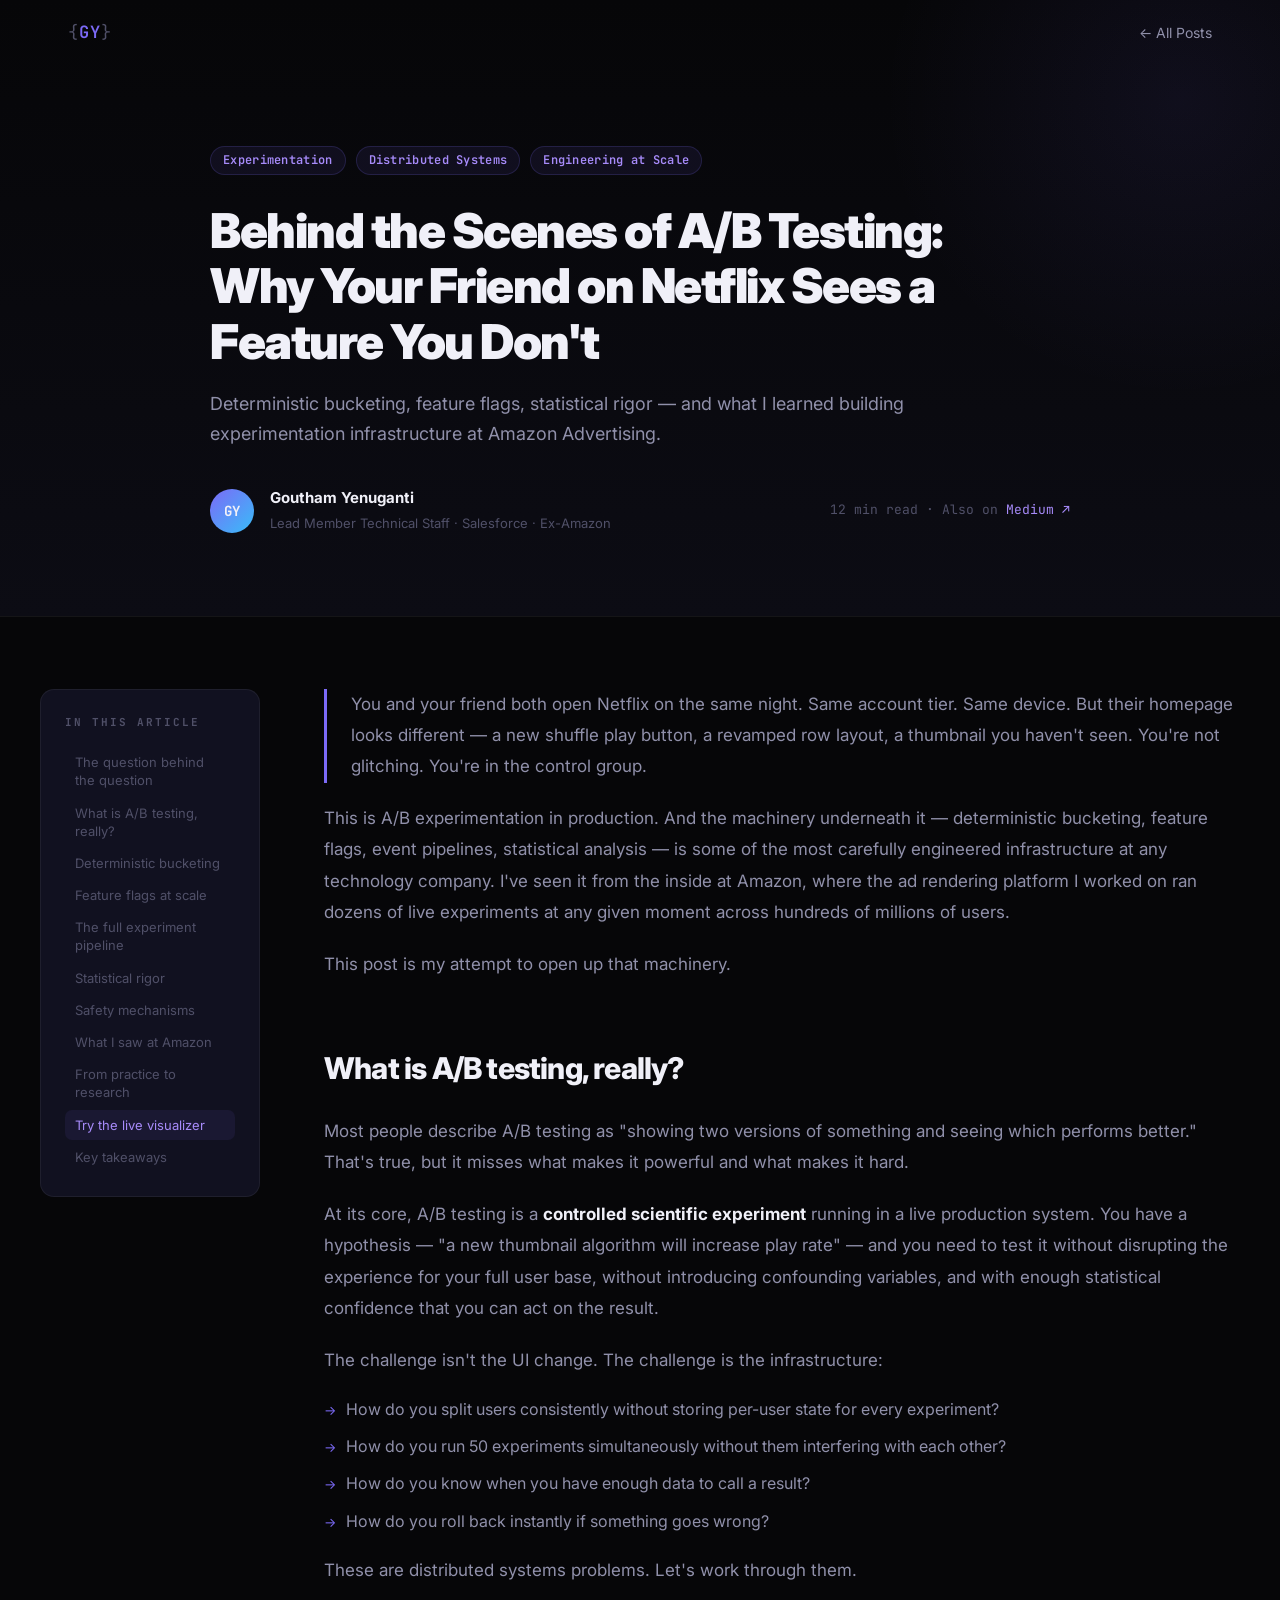
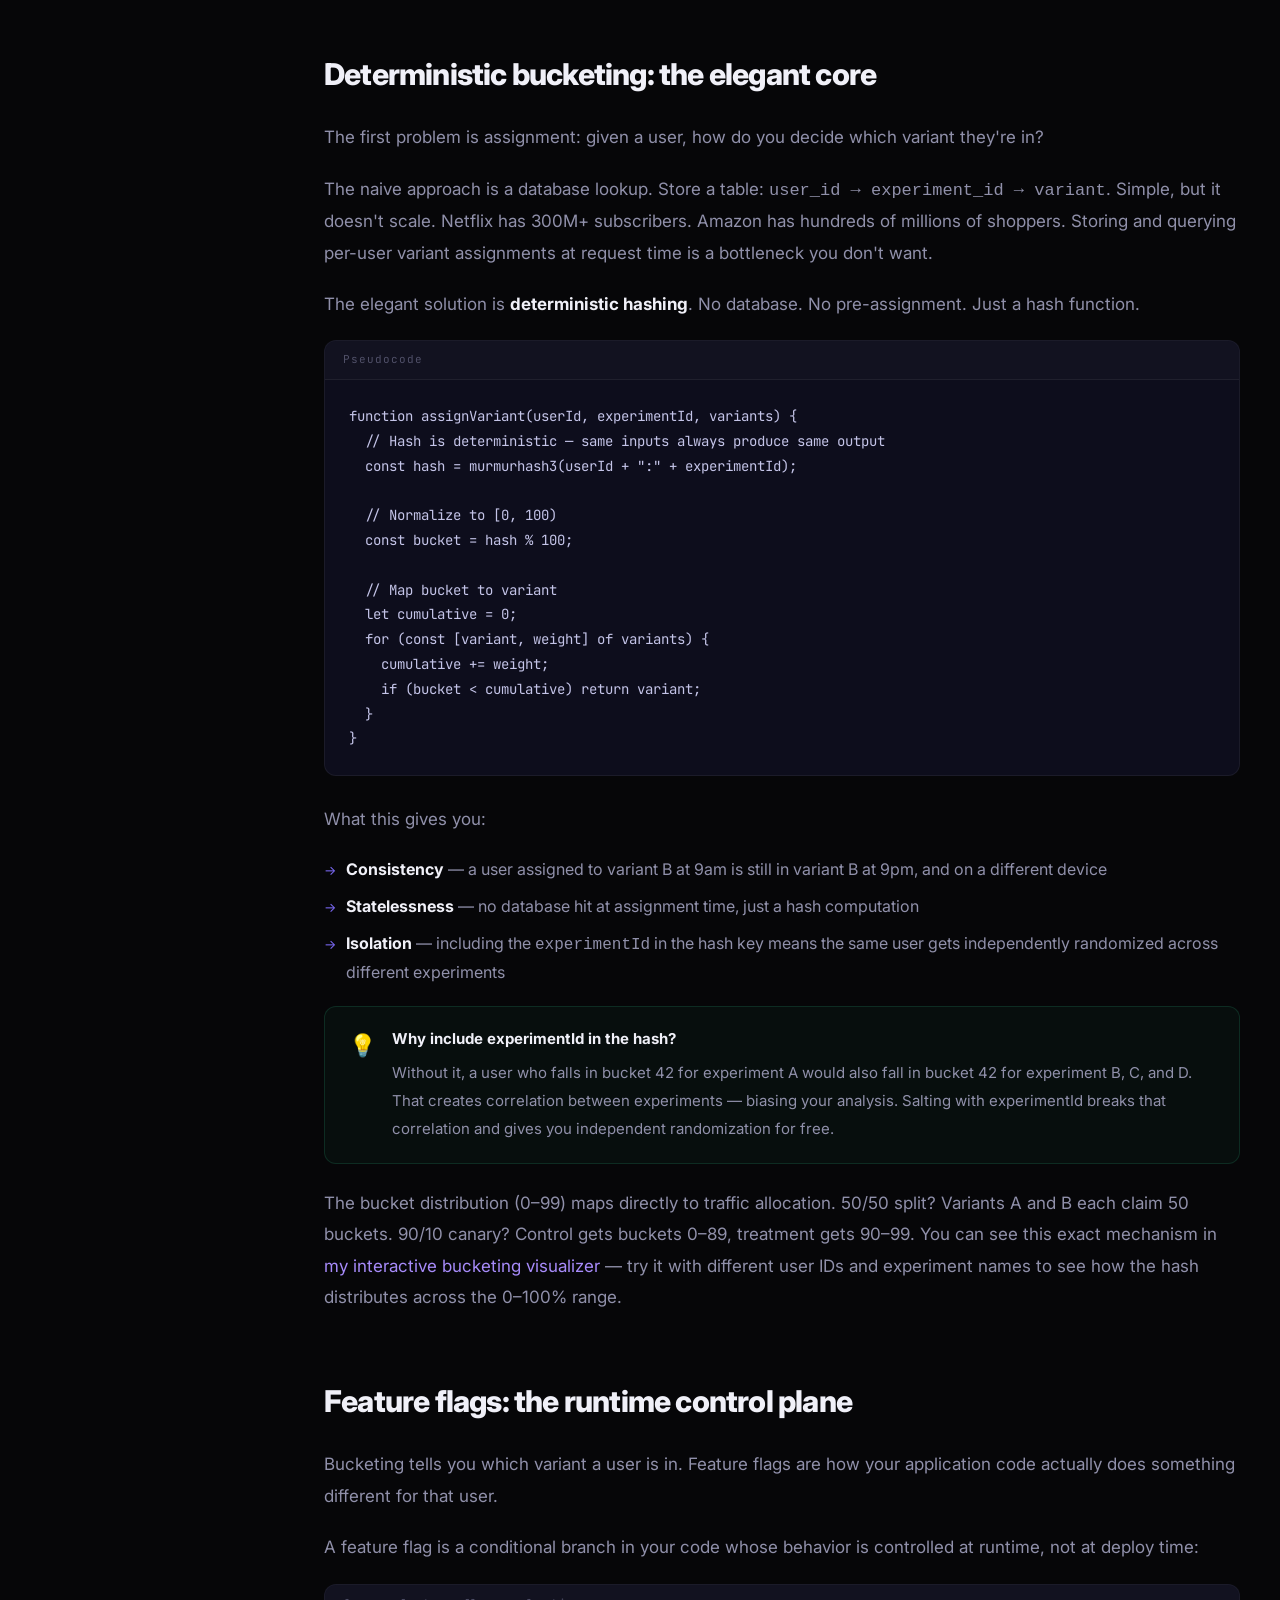
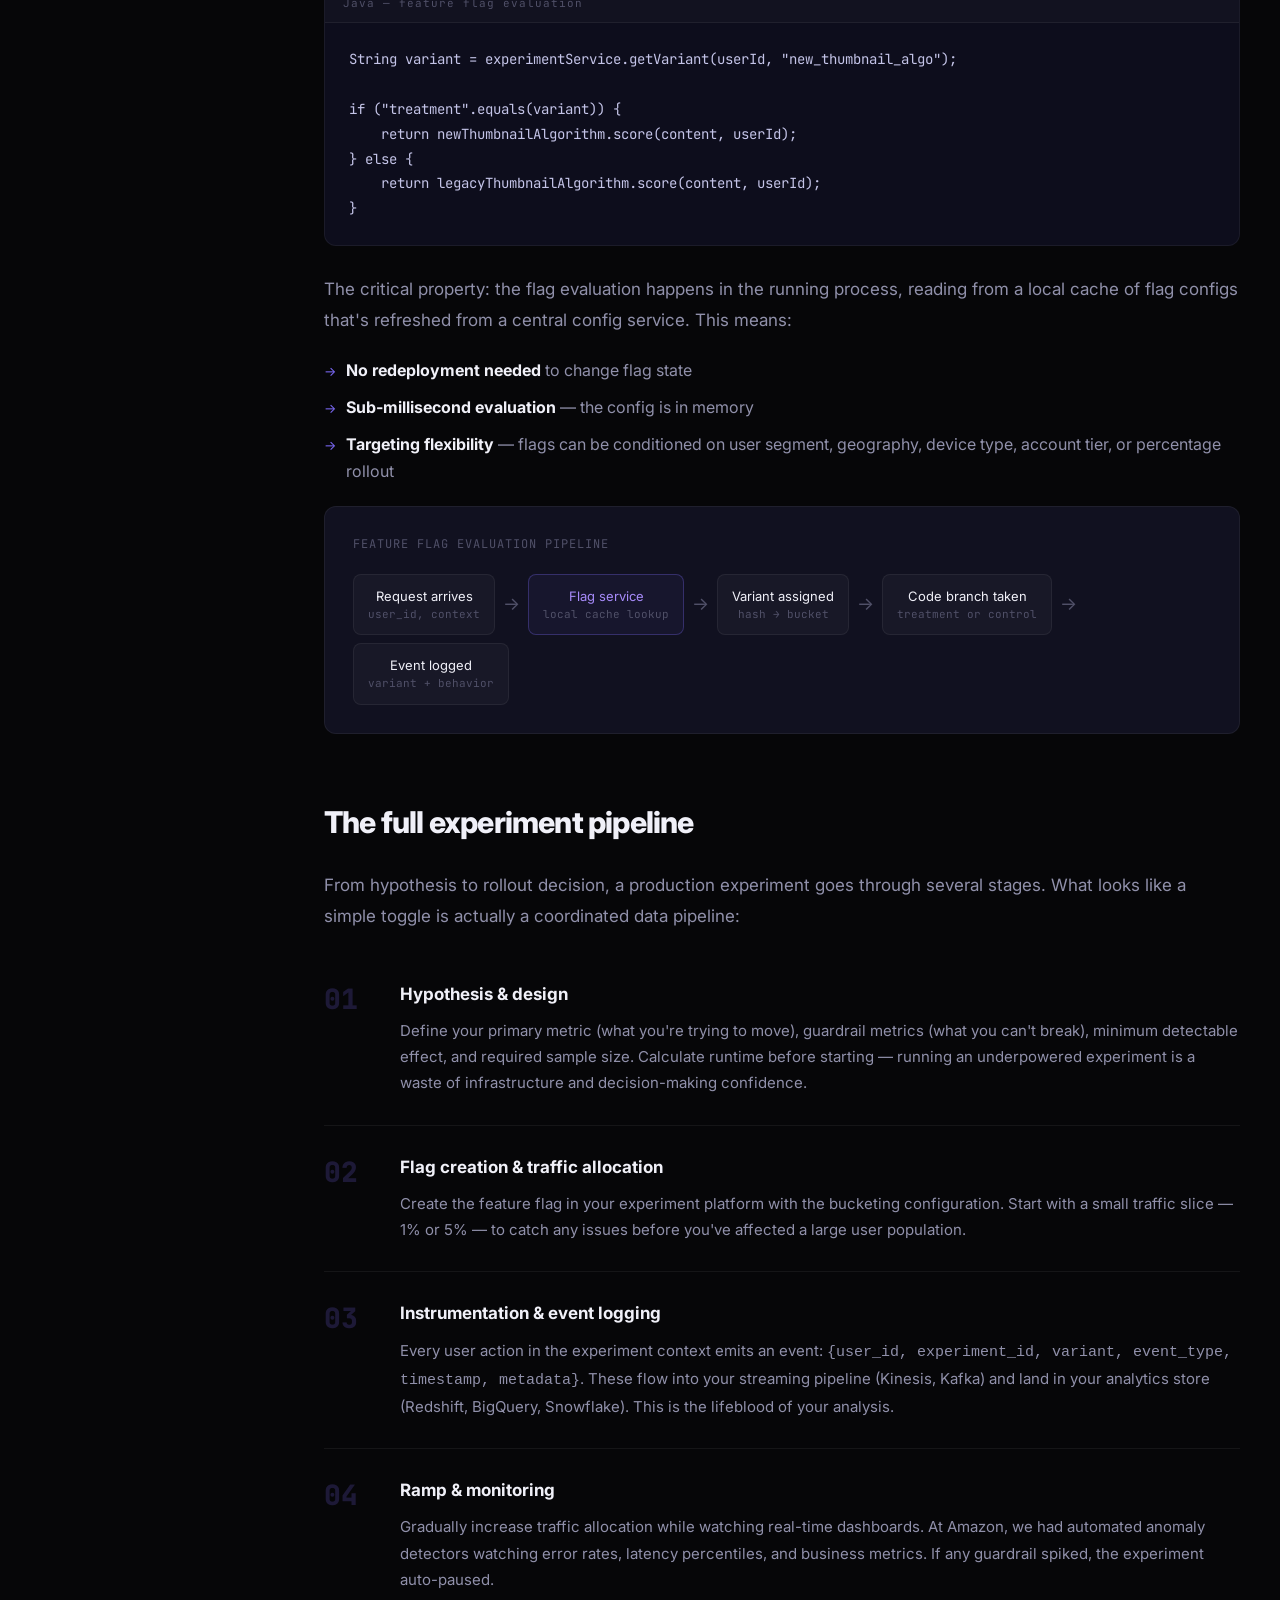
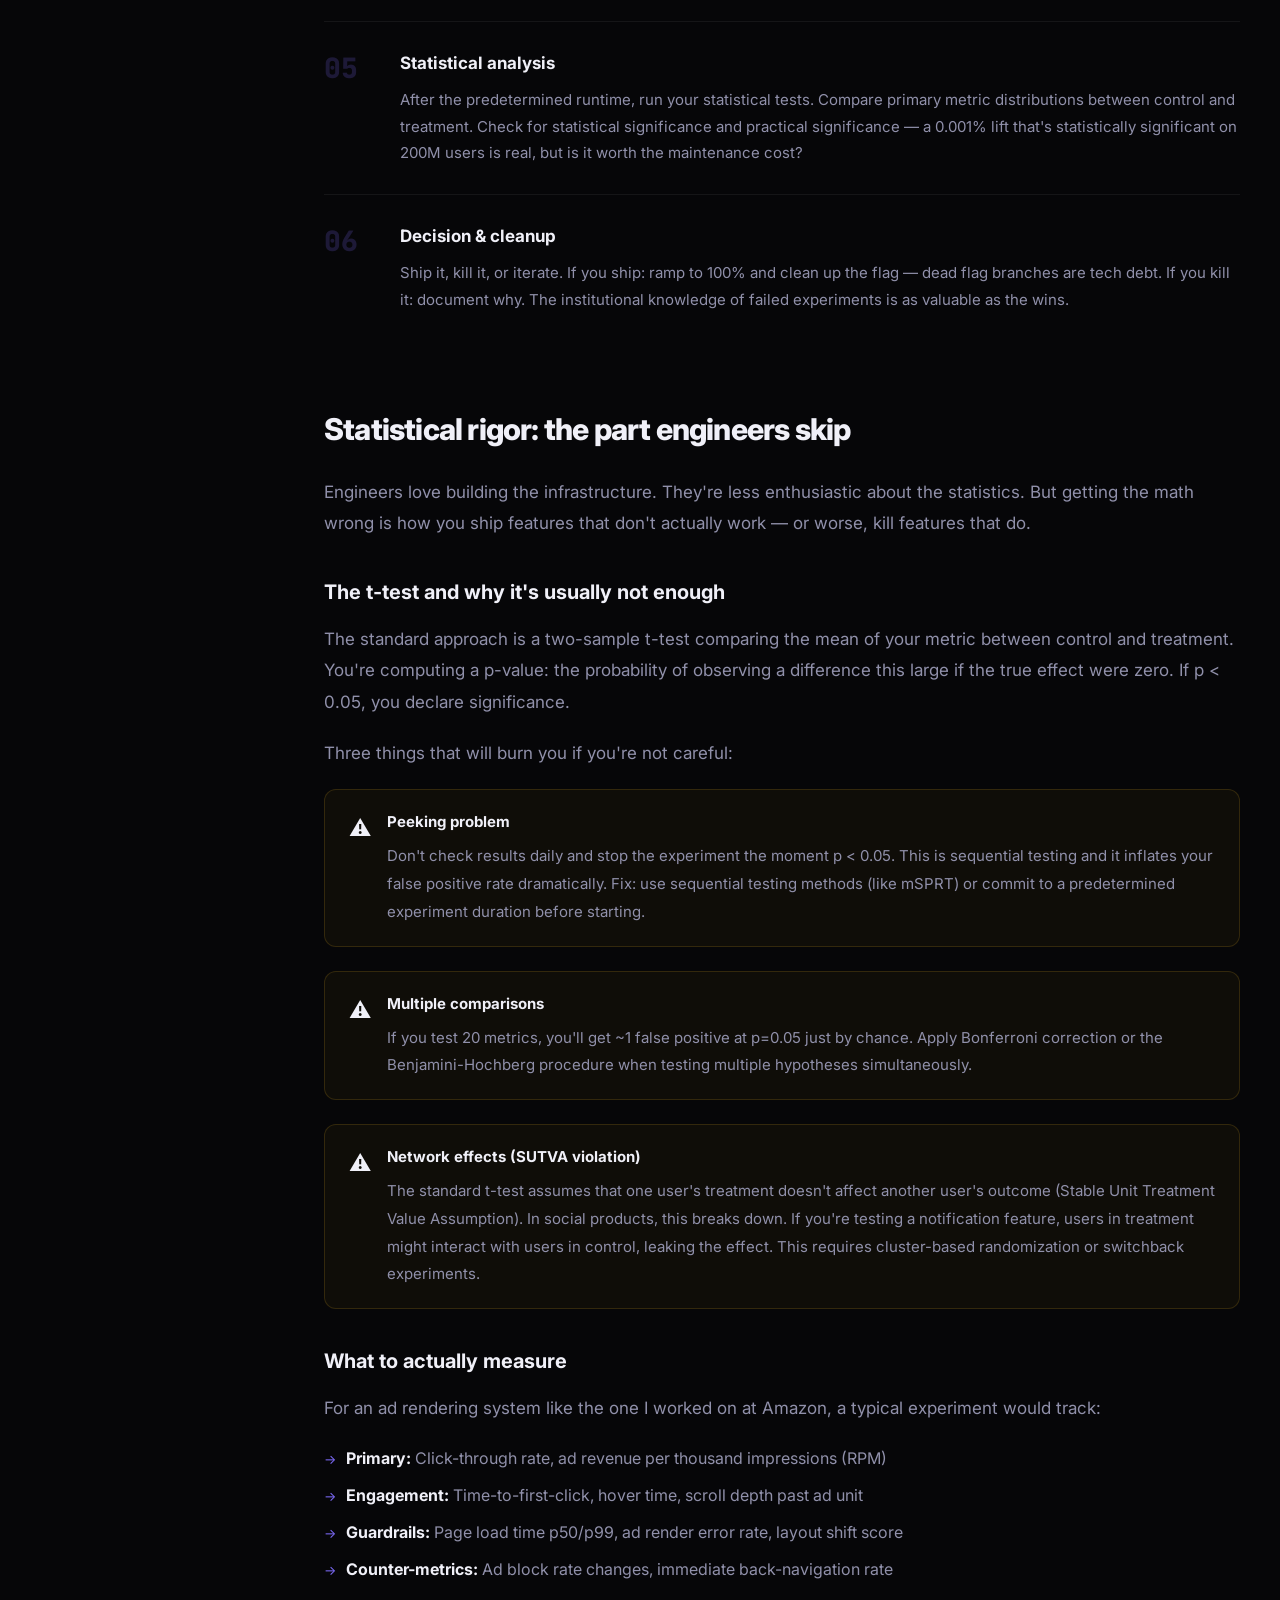
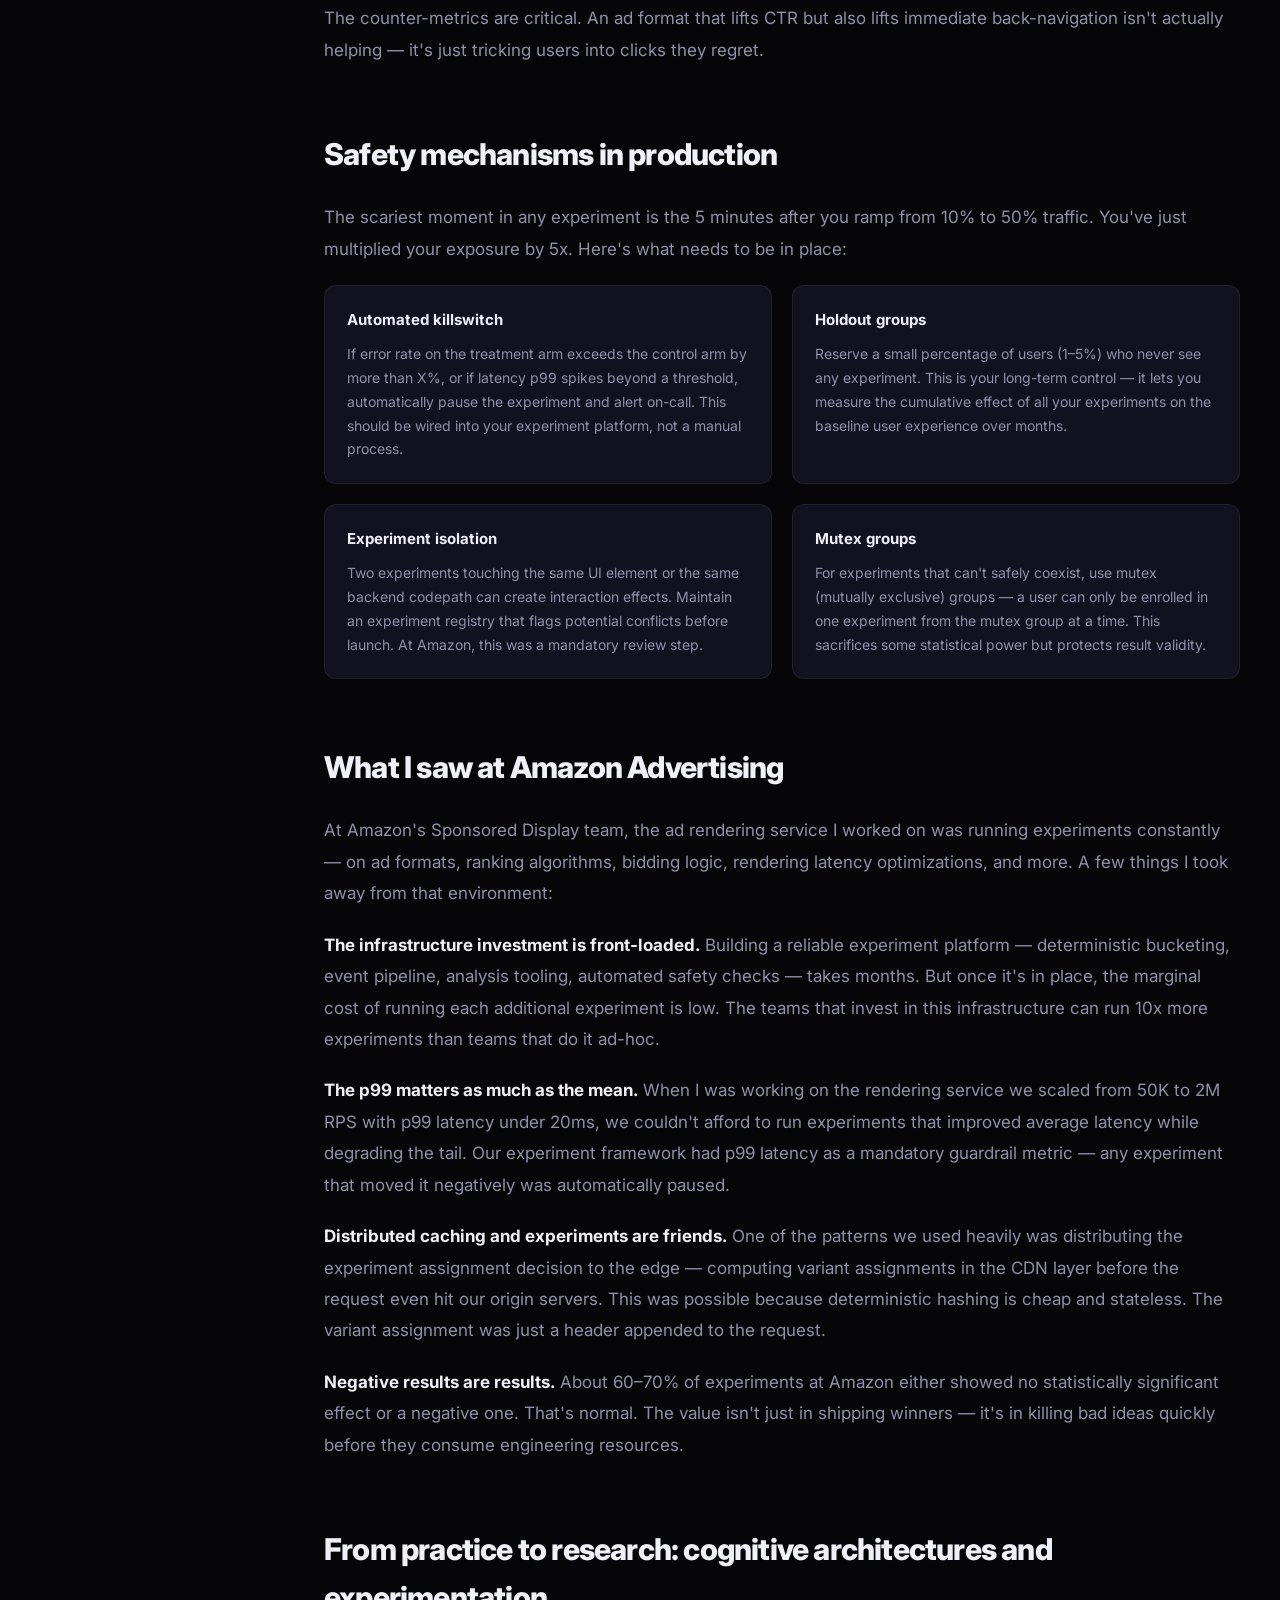
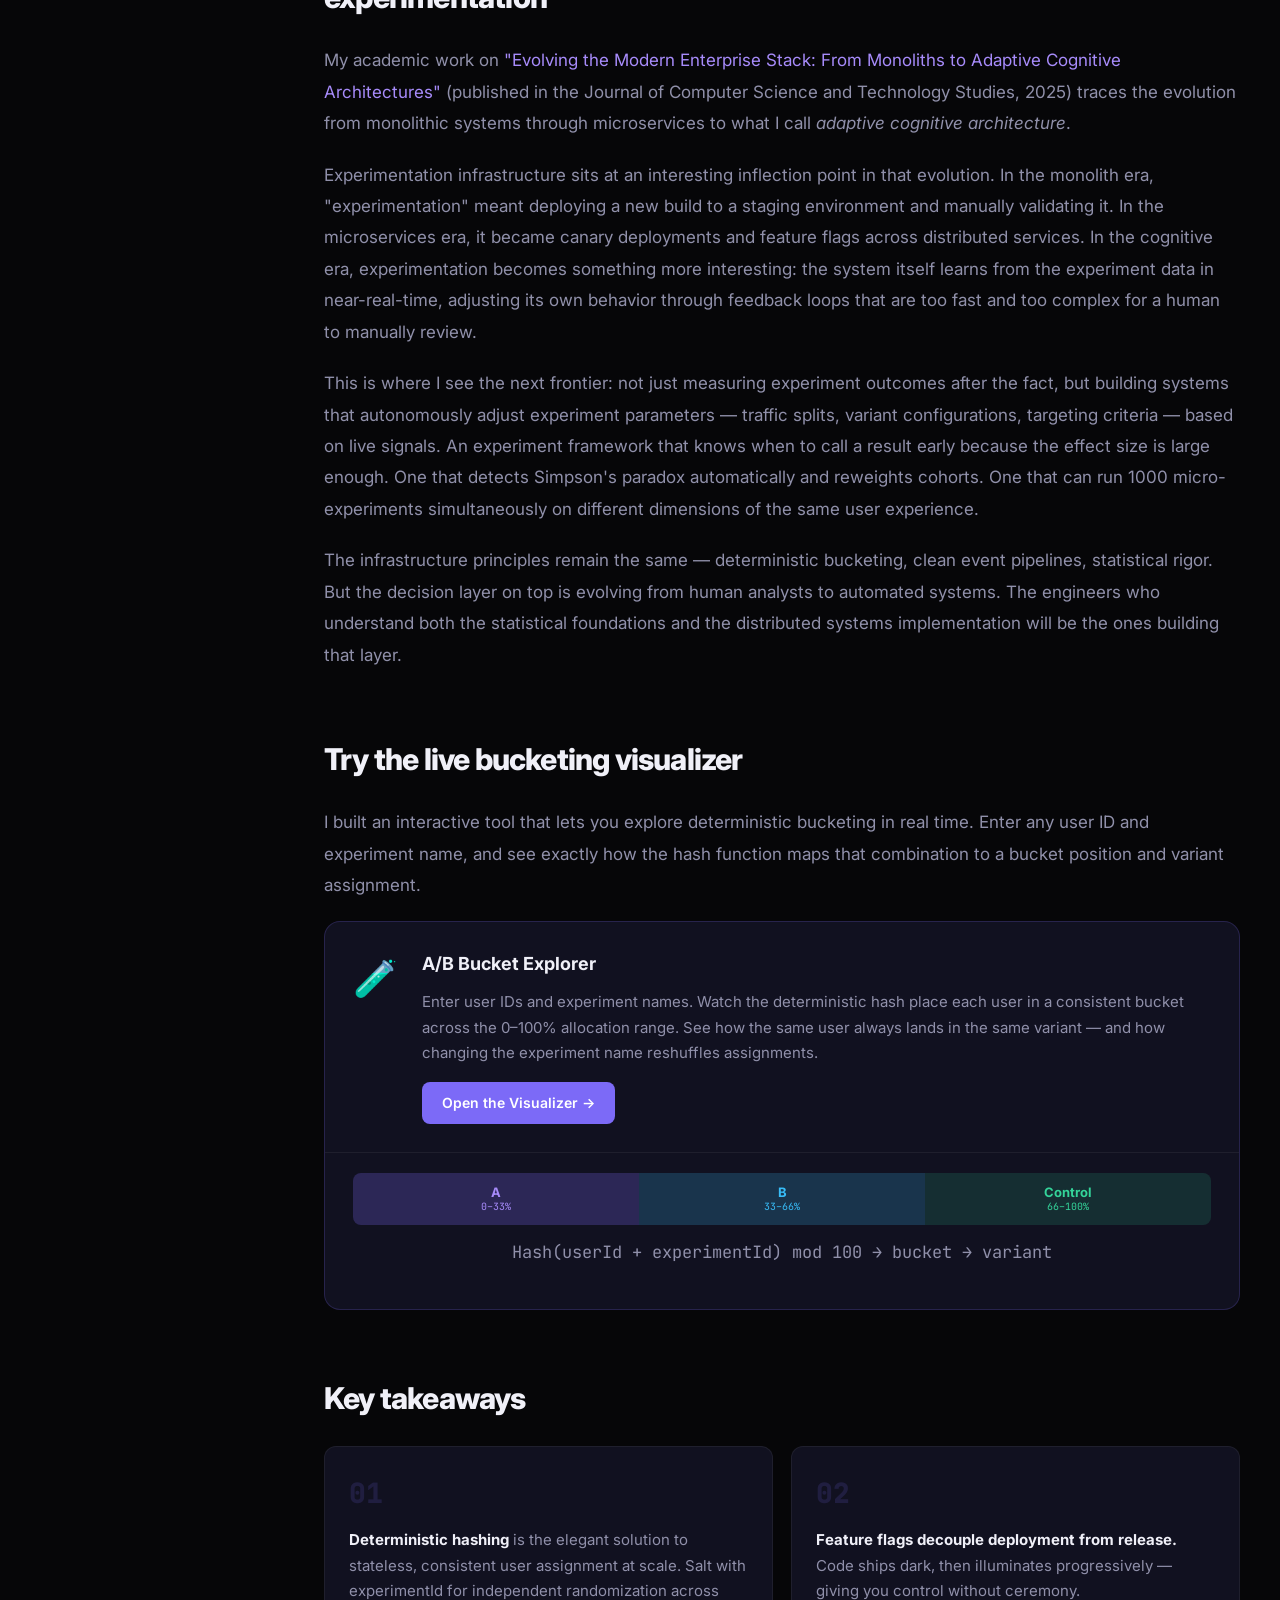
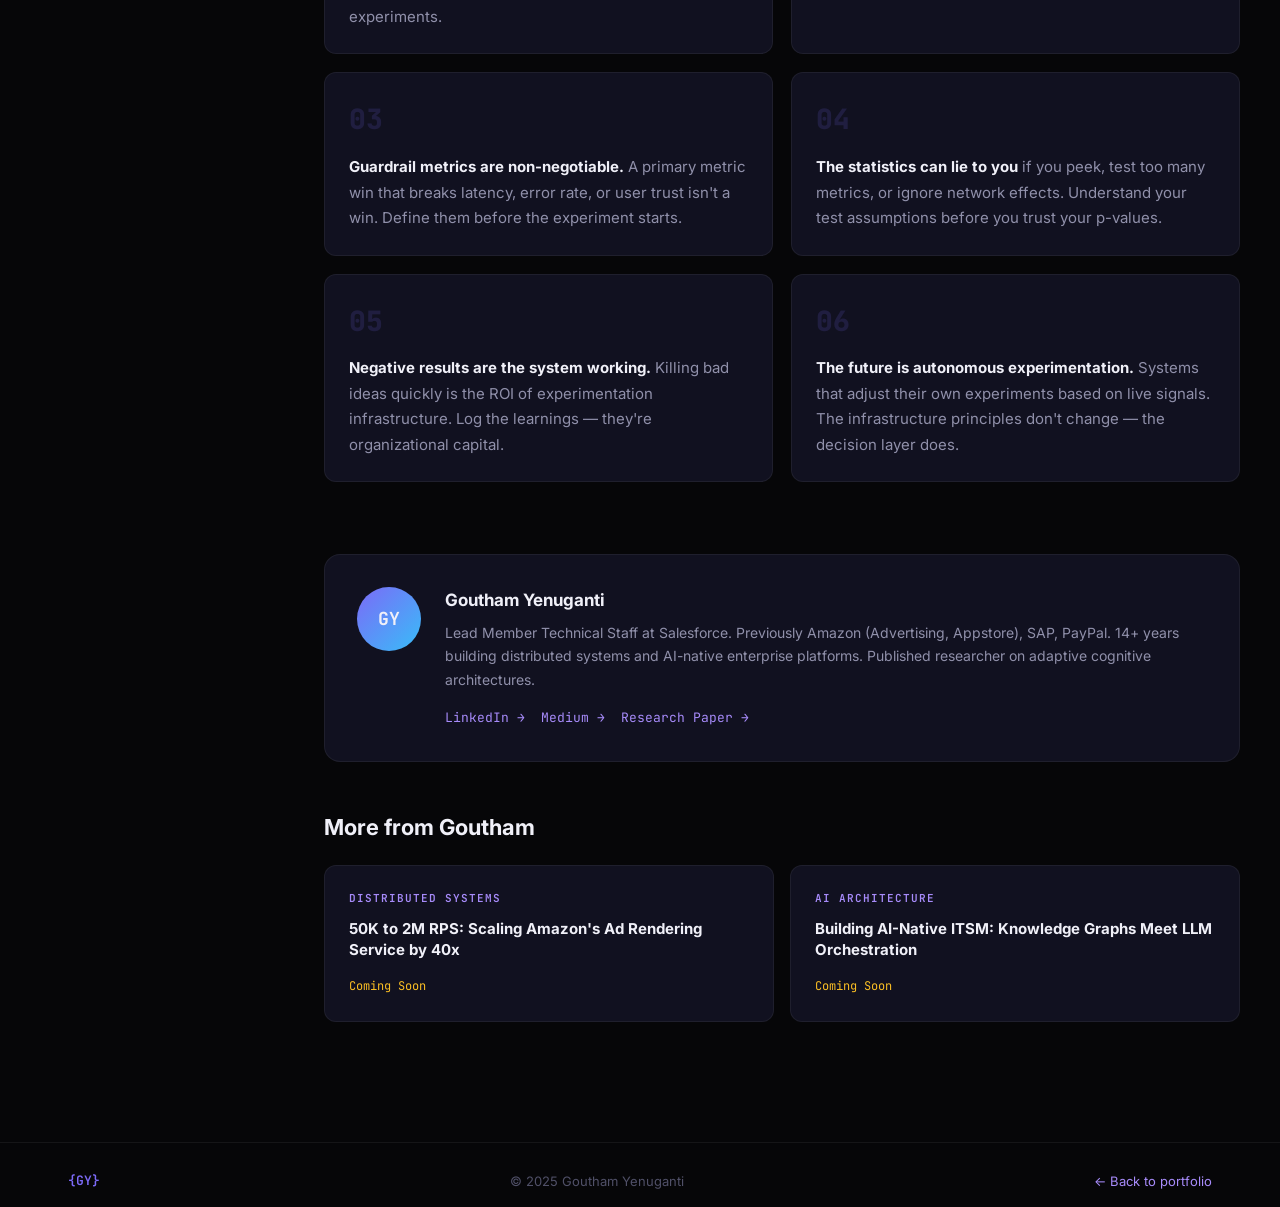
<file: blog/experimentation-framework.html>
<!DOCTYPE html>
<html lang="en">
<head>
  <meta charset="UTF-8" />
  <meta name="viewport" content="width=device-width, initial-scale=1.0" />
  <title>Behind the Scenes of A/B Testing — Goutham Yenuganti</title>
  <meta name="description" content="How deterministic bucketing, feature flags, and statistical rigor power experimentation at companies like Netflix and Amazon. A deep technical dive by Goutham Yenuganti." />
  <link rel="preconnect" href="https://fonts.googleapis.com" />
  <link rel="preconnect" href="https://fonts.gstatic.com" crossorigin />
  <link href="https://fonts.googleapis.com/css2?family=Inter:wght@300;400;500;600;700;800;900&family=JetBrains+Mono:wght@400;500;600&display=swap" rel="stylesheet" />
  <link rel="stylesheet" href="../css/blog.css" />
</head>
<body>

  <div class="scroll-progress" id="scrollProgress"></div>

  <!-- NAV -->
  <nav class="nav" id="nav">
    <div class="nav-inner">
      <a href="../index.html" class="nav-logo">
        <span class="logo-bracket">{</span>GY<span class="logo-bracket">}</span>
      </a>
      <div class="nav-right">
        <a href="../index.html#blog" class="nav-back">← All Posts</a>
      </div>
    </div>
  </nav>

  <!-- HERO -->
  <header class="post-hero">
    <div class="post-hero-inner">
      <div class="post-meta-top">
        <span class="post-tag">Experimentation</span>
        <span class="post-tag">Distributed Systems</span>
        <span class="post-tag">Engineering at Scale</span>
      </div>
      <h1 class="post-title">Behind the Scenes of A/B Testing:<br />Why Your Friend on Netflix Sees a Feature You Don't</h1>
      <p class="post-subtitle">Deterministic bucketing, feature flags, statistical rigor — and what I learned building experimentation infrastructure at Amazon Advertising.</p>
      <div class="post-author-row">
        <div class="post-author-avatar">GY</div>
        <div class="post-author-info">
          <strong>Goutham Yenuganti</strong>
          <span>Lead Member Technical Staff · Salesforce · Ex-Amazon</span>
        </div>
        <div class="post-read-meta">
          <span>12 min read</span>
          <span class="dot-sep">·</span>
          <span>Also on <a href="https://medium.com/@goutham.y_10934/behind-the-scenes-of-a-b-testing-why-your-friend-on-netflix-sees-a-new-feature-and-you-dont-85edc8e93461" target="_blank" rel="noopener">Medium ↗</a></span>
        </div>
      </div>
    </div>
  </header>

  <!-- CONTENT -->
  <main class="post-body">
    <div class="post-container">

      <!-- TOC -->
      <aside class="toc" id="toc">
        <div class="toc-label">In this article</div>
        <ul>
          <li><a href="#intro">The question behind the question</a></li>
          <li><a href="#what-is-abt">What is A/B testing, really?</a></li>
          <li><a href="#bucketing">Deterministic bucketing</a></li>
          <li><a href="#feature-flags">Feature flags at scale</a></li>
          <li><a href="#pipeline">The full experiment pipeline</a></li>
          <li><a href="#stats">Statistical rigor</a></li>
          <li><a href="#safety">Safety mechanisms</a></li>
          <li><a href="#amazon">What I saw at Amazon</a></li>
          <li><a href="#research">From practice to research</a></li>
          <li><a href="#visualizer">Try the live visualizer</a></li>
          <li><a href="#takeaways">Key takeaways</a></li>
        </ul>
      </aside>

      <article class="post-article">

        <section id="intro">
          <p class="post-lead">You and your friend both open Netflix on the same night. Same account tier. Same device. But their homepage looks different — a new shuffle play button, a revamped row layout, a thumbnail you haven't seen. You're not glitching. You're in the control group.</p>
          <p>This is A/B experimentation in production. And the machinery underneath it — deterministic bucketing, feature flags, event pipelines, statistical analysis — is some of the most carefully engineered infrastructure at any technology company. I've seen it from the inside at Amazon, where the ad rendering platform I worked on ran dozens of live experiments at any given moment across hundreds of millions of users.</p>
          <p>This post is my attempt to open up that machinery.</p>
        </section>

        <section id="what-is-abt">
          <h2>What is A/B testing, really?</h2>
          <p>Most people describe A/B testing as "showing two versions of something and seeing which performs better." That's true, but it misses what makes it powerful and what makes it hard.</p>
          <p>At its core, A/B testing is a <strong>controlled scientific experiment</strong> running in a live production system. You have a hypothesis — "a new thumbnail algorithm will increase play rate" — and you need to test it without disrupting the experience for your full user base, without introducing confounding variables, and with enough statistical confidence that you can act on the result.</p>
          <p>The challenge isn't the UI change. The challenge is the infrastructure:</p>
          <ul>
            <li>How do you split users consistently without storing per-user state for every experiment?</li>
            <li>How do you run 50 experiments simultaneously without them interfering with each other?</li>
            <li>How do you know when you have enough data to call a result?</li>
            <li>How do you roll back instantly if something goes wrong?</li>
          </ul>
          <p>These are distributed systems problems. Let's work through them.</p>
        </section>

        <section id="bucketing">
          <h2>Deterministic bucketing: the elegant core</h2>
          <p>The first problem is assignment: given a user, how do you decide which variant they're in?</p>
          <p>The naive approach is a database lookup. Store a table: <code>user_id → experiment_id → variant</code>. Simple, but it doesn't scale. Netflix has 300M+ subscribers. Amazon has hundreds of millions of shoppers. Storing and querying per-user variant assignments at request time is a bottleneck you don't want.</p>
          <p>The elegant solution is <strong>deterministic hashing</strong>. No database. No pre-assignment. Just a hash function.</p>

          <div class="code-block">
            <div class="code-label">Pseudocode</div>
            <pre><code>function assignVariant(userId, experimentId, variants) {
  // Hash is deterministic — same inputs always produce same output
  const hash = murmurhash3(userId + ":" + experimentId);

  // Normalize to [0, 100)
  const bucket = hash % 100;

  // Map bucket to variant
  let cumulative = 0;
  for (const [variant, weight] of variants) {
    cumulative += weight;
    if (bucket &lt; cumulative) return variant;
  }
}</code></pre>
          </div>

          <p>What this gives you:</p>
          <ul>
            <li><strong>Consistency</strong> — a user assigned to variant B at 9am is still in variant B at 9pm, and on a different device</li>
            <li><strong>Statelessness</strong> — no database hit at assignment time, just a hash computation</li>
            <li><strong>Isolation</strong> — including the <code>experimentId</code> in the hash key means the same user gets independently randomized across different experiments</li>
          </ul>

          <div class="callout callout-insight">
            <span class="callout-icon">💡</span>
            <div>
              <strong>Why include experimentId in the hash?</strong>
              <p>Without it, a user who falls in bucket 42 for experiment A would also fall in bucket 42 for experiment B, C, and D. That creates correlation between experiments — biasing your analysis. Salting with experimentId breaks that correlation and gives you independent randomization for free.</p>
            </div>
          </div>

          <p>The bucket distribution (0–99) maps directly to traffic allocation. 50/50 split? Variants A and B each claim 50 buckets. 90/10 canary? Control gets buckets 0–89, treatment gets 90–99. You can see this exact mechanism in <a href="https://gouthamy.github.io/ab-bucket-explorer/ab-bucketing-visualizer.html" target="_blank" rel="noopener">my interactive bucketing visualizer</a> — try it with different user IDs and experiment names to see how the hash distributes across the 0–100% range.</p>
        </section>

        <section id="feature-flags">
          <h2>Feature flags: the runtime control plane</h2>
          <p>Bucketing tells you which variant a user is in. Feature flags are how your application code actually does something different for that user.</p>
          <p>A feature flag is a conditional branch in your code whose behavior is controlled at runtime, not at deploy time:</p>

          <div class="code-block">
            <div class="code-label">Java — feature flag evaluation</div>
            <pre><code>String variant = experimentService.getVariant(userId, "new_thumbnail_algo");

if ("treatment".equals(variant)) {
    return newThumbnailAlgorithm.score(content, userId);
} else {
    return legacyThumbnailAlgorithm.score(content, userId);
}</code></pre>
          </div>

          <p>The critical property: the flag evaluation happens in the running process, reading from a local cache of flag configs that's refreshed from a central config service. This means:</p>
          <ul>
            <li><strong>No redeployment needed</strong> to change flag state</li>
            <li><strong>Sub-millisecond evaluation</strong> — the config is in memory</li>
            <li><strong>Targeting flexibility</strong> — flags can be conditioned on user segment, geography, device type, account tier, or percentage rollout</li>
          </ul>

          <div class="diagram-block">
            <div class="diagram-title">Feature flag evaluation pipeline</div>
            <div class="diagram-flow">
              <div class="flow-node">Request arrives<br/><small>user_id, context</small></div>
              <div class="flow-arrow">→</div>
              <div class="flow-node highlight">Flag service<br/><small>local cache lookup</small></div>
              <div class="flow-arrow">→</div>
              <div class="flow-node">Variant assigned<br/><small>hash → bucket</small></div>
              <div class="flow-arrow">→</div>
              <div class="flow-node">Code branch taken<br/><small>treatment or control</small></div>
              <div class="flow-arrow">→</div>
              <div class="flow-node">Event logged<br/><small>variant + behavior</small></div>
            </div>
          </div>
        </section>

        <section id="pipeline">
          <h2>The full experiment pipeline</h2>
          <p>From hypothesis to rollout decision, a production experiment goes through several stages. What looks like a simple toggle is actually a coordinated data pipeline:</p>

          <div class="pipeline-steps">
            <div class="pipeline-step">
              <div class="step-num">01</div>
              <div class="step-body">
                <h4>Hypothesis & design</h4>
                <p>Define your primary metric (what you're trying to move), guardrail metrics (what you can't break), minimum detectable effect, and required sample size. Calculate runtime before starting — running an underpowered experiment is a waste of infrastructure and decision-making confidence.</p>
              </div>
            </div>
            <div class="pipeline-step">
              <div class="step-num">02</div>
              <div class="step-body">
                <h4>Flag creation & traffic allocation</h4>
                <p>Create the feature flag in your experiment platform with the bucketing configuration. Start with a small traffic slice — 1% or 5% — to catch any issues before you've affected a large user population.</p>
              </div>
            </div>
            <div class="pipeline-step">
              <div class="step-num">03</div>
              <div class="step-body">
                <h4>Instrumentation & event logging</h4>
                <p>Every user action in the experiment context emits an event: <code>{user_id, experiment_id, variant, event_type, timestamp, metadata}</code>. These flow into your streaming pipeline (Kinesis, Kafka) and land in your analytics store (Redshift, BigQuery, Snowflake). This is the lifeblood of your analysis.</p>
              </div>
            </div>
            <div class="pipeline-step">
              <div class="step-num">04</div>
              <div class="step-body">
                <h4>Ramp & monitoring</h4>
                <p>Gradually increase traffic allocation while watching real-time dashboards. At Amazon, we had automated anomaly detectors watching error rates, latency percentiles, and business metrics. If any guardrail spiked, the experiment auto-paused.</p>
              </div>
            </div>
            <div class="pipeline-step">
              <div class="step-num">05</div>
              <div class="step-body">
                <h4>Statistical analysis</h4>
                <p>After the predetermined runtime, run your statistical tests. Compare primary metric distributions between control and treatment. Check for statistical significance and practical significance — a 0.001% lift that's statistically significant on 200M users is real, but is it worth the maintenance cost?</p>
              </div>
            </div>
            <div class="pipeline-step">
              <div class="step-num">06</div>
              <div class="step-body">
                <h4>Decision & cleanup</h4>
                <p>Ship it, kill it, or iterate. If you ship: ramp to 100% and clean up the flag — dead flag branches are tech debt. If you kill it: document why. The institutional knowledge of failed experiments is as valuable as the wins.</p>
              </div>
            </div>
          </div>
        </section>

        <section id="stats">
          <h2>Statistical rigor: the part engineers skip</h2>
          <p>Engineers love building the infrastructure. They're less enthusiastic about the statistics. But getting the math wrong is how you ship features that don't actually work — or worse, kill features that do.</p>

          <h3>The t-test and why it's usually not enough</h3>
          <p>The standard approach is a two-sample t-test comparing the mean of your metric between control and treatment. You're computing a p-value: the probability of observing a difference this large if the true effect were zero. If p &lt; 0.05, you declare significance.</p>
          <p>Three things that will burn you if you're not careful:</p>

          <div class="callout callout-warning">
            <span class="callout-icon">⚠️</span>
            <div>
              <strong>Peeking problem</strong>
              <p>Don't check results daily and stop the experiment the moment p &lt; 0.05. This is sequential testing and it inflates your false positive rate dramatically. Fix: use sequential testing methods (like mSPRT) or commit to a predetermined experiment duration before starting.</p>
            </div>
          </div>

          <div class="callout callout-warning">
            <span class="callout-icon">⚠️</span>
            <div>
              <strong>Multiple comparisons</strong>
              <p>If you test 20 metrics, you'll get ~1 false positive at p=0.05 just by chance. Apply Bonferroni correction or the Benjamini-Hochberg procedure when testing multiple hypotheses simultaneously.</p>
            </div>
          </div>

          <div class="callout callout-warning">
            <span class="callout-icon">⚠️</span>
            <div>
              <strong>Network effects (SUTVA violation)</strong>
              <p>The standard t-test assumes that one user's treatment doesn't affect another user's outcome (Stable Unit Treatment Value Assumption). In social products, this breaks down. If you're testing a notification feature, users in treatment might interact with users in control, leaking the effect. This requires cluster-based randomization or switchback experiments.</p>
            </div>
          </div>

          <h3>What to actually measure</h3>
          <p>For an ad rendering system like the one I worked on at Amazon, a typical experiment would track:</p>
          <ul>
            <li><strong>Primary:</strong> Click-through rate, ad revenue per thousand impressions (RPM)</li>
            <li><strong>Engagement:</strong> Time-to-first-click, hover time, scroll depth past ad unit</li>
            <li><strong>Guardrails:</strong> Page load time p50/p99, ad render error rate, layout shift score</li>
            <li><strong>Counter-metrics:</strong> Ad block rate changes, immediate back-navigation rate</li>
          </ul>
          <p>The counter-metrics are critical. An ad format that lifts CTR but also lifts immediate back-navigation isn't actually helping — it's just tricking users into clicks they regret.</p>
        </section>

        <section id="safety">
          <h2>Safety mechanisms in production</h2>
          <p>The scariest moment in any experiment is the 5 minutes after you ramp from 10% to 50% traffic. You've just multiplied your exposure by 5x. Here's what needs to be in place:</p>

          <div class="tech-grid">
            <div class="tech-item">
              <h4>Automated killswitch</h4>
              <p>If error rate on the treatment arm exceeds the control arm by more than X%, or if latency p99 spikes beyond a threshold, automatically pause the experiment and alert on-call. This should be wired into your experiment platform, not a manual process.</p>
            </div>
            <div class="tech-item">
              <h4>Holdout groups</h4>
              <p>Reserve a small percentage of users (1–5%) who never see any experiment. This is your long-term control — it lets you measure the cumulative effect of all your experiments on the baseline user experience over months.</p>
            </div>
            <div class="tech-item">
              <h4>Experiment isolation</h4>
              <p>Two experiments touching the same UI element or the same backend codepath can create interaction effects. Maintain an experiment registry that flags potential conflicts before launch. At Amazon, this was a mandatory review step.</p>
            </div>
            <div class="tech-item">
              <h4>Mutex groups</h4>
              <p>For experiments that can't safely coexist, use mutex (mutually exclusive) groups — a user can only be enrolled in one experiment from the mutex group at a time. This sacrifices some statistical power but protects result validity.</p>
            </div>
          </div>
        </section>

        <section id="amazon">
          <h2>What I saw at Amazon Advertising</h2>
          <p>At Amazon's Sponsored Display team, the ad rendering service I worked on was running experiments constantly — on ad formats, ranking algorithms, bidding logic, rendering latency optimizations, and more. A few things I took away from that environment:</p>

          <p><strong>The infrastructure investment is front-loaded.</strong> Building a reliable experiment platform — deterministic bucketing, event pipeline, analysis tooling, automated safety checks — takes months. But once it's in place, the marginal cost of running each additional experiment is low. The teams that invest in this infrastructure can run 10x more experiments than teams that do it ad-hoc.</p>

          <p><strong>The p99 matters as much as the mean.</strong> When I was working on the rendering service we scaled from 50K to 2M RPS with p99 latency under 20ms, we couldn't afford to run experiments that improved average latency while degrading the tail. Our experiment framework had p99 latency as a mandatory guardrail metric — any experiment that moved it negatively was automatically paused.</p>

          <p><strong>Distributed caching and experiments are friends.</strong> One of the patterns we used heavily was distributing the experiment assignment decision to the edge — computing variant assignments in the CDN layer before the request even hit our origin servers. This was possible because deterministic hashing is cheap and stateless. The variant assignment was just a header appended to the request.</p>

          <p><strong>Negative results are results.</strong> About 60–70% of experiments at Amazon either showed no statistically significant effect or a negative one. That's normal. The value isn't just in shipping winners — it's in killing bad ideas quickly before they consume engineering resources.</p>
        </section>

        <section id="research">
          <h2>From practice to research: cognitive architectures and experimentation</h2>
          <p>My academic work on <a href="https://al-kindipublisher.com/index.php/jcsts/article/view/9812" target="_blank" rel="noopener">"Evolving the Modern Enterprise Stack: From Monoliths to Adaptive Cognitive Architectures"</a> (published in the Journal of Computer Science and Technology Studies, 2025) traces the evolution from monolithic systems through microservices to what I call <em>adaptive cognitive architecture</em>.</p>

          <p>Experimentation infrastructure sits at an interesting inflection point in that evolution. In the monolith era, "experimentation" meant deploying a new build to a staging environment and manually validating it. In the microservices era, it became canary deployments and feature flags across distributed services. In the cognitive era, experimentation becomes something more interesting: the system itself learns from the experiment data in near-real-time, adjusting its own behavior through feedback loops that are too fast and too complex for a human to manually review.</p>

          <p>This is where I see the next frontier: not just measuring experiment outcomes after the fact, but building systems that autonomously adjust experiment parameters — traffic splits, variant configurations, targeting criteria — based on live signals. An experiment framework that knows when to call a result early because the effect size is large enough. One that detects Simpson's paradox automatically and reweights cohorts. One that can run 1000 micro-experiments simultaneously on different dimensions of the same user experience.</p>

          <p>The infrastructure principles remain the same — deterministic bucketing, clean event pipelines, statistical rigor. But the decision layer on top is evolving from human analysts to automated systems. The engineers who understand both the statistical foundations and the distributed systems implementation will be the ones building that layer.</p>
        </section>

        <section id="visualizer">
          <h2>Try the live bucketing visualizer</h2>
          <p>I built an interactive tool that lets you explore deterministic bucketing in real time. Enter any user ID and experiment name, and see exactly how the hash function maps that combination to a bucket position and variant assignment.</p>

          <div class="visualizer-embed-card">
            <div class="viz-card-content">
              <div class="viz-icon">🧪</div>
              <div class="viz-text">
                <h4>A/B Bucket Explorer</h4>
                <p>Enter user IDs and experiment names. Watch the deterministic hash place each user in a consistent bucket across the 0–100% allocation range. See how the same user always lands in the same variant — and how changing the experiment name reshuffles assignments.</p>
                <a href="https://gouthamy.github.io/ab-bucket-explorer/ab-bucketing-visualizer.html" target="_blank" rel="noopener" class="viz-link">
                  Open the Visualizer →
                </a>
              </div>
            </div>
            <div class="viz-preview">
              <div class="viz-bar">
                <div class="viz-segment seg-a">A<br/><small>0–33%</small></div>
                <div class="viz-segment seg-b">B<br/><small>33–66%</small></div>
                <div class="viz-segment seg-ctrl">Control<br/><small>66–100%</small></div>
              </div>
              <p class="viz-caption">Hash(userId + experimentId) mod 100 → bucket → variant</p>
            </div>
          </div>
        </section>

        <section id="takeaways">
          <h2>Key takeaways</h2>

          <div class="takeaways-grid">
            <div class="takeaway-card">
              <div class="takeaway-num">01</div>
              <p><strong>Deterministic hashing</strong> is the elegant solution to stateless, consistent user assignment at scale. Salt with experimentId for independent randomization across experiments.</p>
            </div>
            <div class="takeaway-card">
              <div class="takeaway-num">02</div>
              <p><strong>Feature flags decouple deployment from release.</strong> Code ships dark, then illuminates progressively — giving you control without ceremony.</p>
            </div>
            <div class="takeaway-card">
              <div class="takeaway-num">03</div>
              <p><strong>Guardrail metrics are non-negotiable.</strong> A primary metric win that breaks latency, error rate, or user trust isn't a win. Define them before the experiment starts.</p>
            </div>
            <div class="takeaway-card">
              <div class="takeaway-num">04</div>
              <p><strong>The statistics can lie to you</strong> if you peek, test too many metrics, or ignore network effects. Understand your test assumptions before you trust your p-values.</p>
            </div>
            <div class="takeaway-card">
              <div class="takeaway-num">05</div>
              <p><strong>Negative results are the system working.</strong> Killing bad ideas quickly is the ROI of experimentation infrastructure. Log the learnings — they're organizational capital.</p>
            </div>
            <div class="takeaway-card">
              <div class="takeaway-num">06</div>
              <p><strong>The future is autonomous experimentation.</strong> Systems that adjust their own experiments based on live signals. The infrastructure principles don't change — the decision layer does.</p>
            </div>
          </div>
        </section>

        <!-- AUTHOR CARD -->
        <div class="author-card">
          <div class="author-avatar">GY</div>
          <div class="author-details">
            <strong>Goutham Yenuganti</strong>
            <span>Lead Member Technical Staff at Salesforce. Previously Amazon (Advertising, Appstore), SAP, PayPal. 14+ years building distributed systems and AI-native enterprise platforms. Published researcher on adaptive cognitive architectures.</span>
            <div class="author-links">
              <a href="https://www.linkedin.com/in/goutham-y-147b65108/" target="_blank" rel="noopener">LinkedIn →</a>
              <a href="https://medium.com/@goutham.y_10934" target="_blank" rel="noopener">Medium →</a>
              <a href="https://al-kindipublisher.com/index.php/jcsts/article/view/9812" target="_blank" rel="noopener">Research Paper →</a>
            </div>
          </div>
        </div>

        <!-- NEXT POST -->
        <div class="next-posts">
          <h3>More from Goutham</h3>
          <div class="next-posts-grid">
            <a href="#" class="next-post-card">
              <span class="next-post-tag">Distributed Systems</span>
              <h4>50K to 2M RPS: Scaling Amazon's Ad Rendering Service by 40x</h4>
              <span class="next-post-status">Coming Soon</span>
            </a>
            <a href="#" class="next-post-card">
              <span class="next-post-tag">AI Architecture</span>
              <h4>Building AI-Native ITSM: Knowledge Graphs Meet LLM Orchestration</h4>
              <span class="next-post-status">Coming Soon</span>
            </a>
          </div>
        </div>

      </article>
    </div>
  </main>

  <footer class="post-footer">
    <div class="nav-inner">
      <span class="footer-logo">{GY}</span>
      <span>© 2025 Goutham Yenuganti</span>
      <a href="../index.html">← Back to portfolio</a>
    </div>
  </footer>

  <script>
    // Scroll progress
    const bar = document.getElementById('scrollProgress');
    window.addEventListener('scroll', () => {
      bar.style.width = (window.scrollY / (document.body.scrollHeight - window.innerHeight) * 100) + '%';
    }, { passive: true });

    // Nav scroll
    const nav = document.getElementById('nav');
    window.addEventListener('scroll', () => nav.classList.toggle('scrolled', window.scrollY > 30), { passive: true });

    // TOC active link
    const headings = document.querySelectorAll('section[id]');
    const tocLinks = document.querySelectorAll('.toc a');
    const io = new IntersectionObserver(entries => {
      entries.forEach(e => {
        if (e.isIntersecting) {
          tocLinks.forEach(l => l.classList.remove('active'));
          const active = document.querySelector(`.toc a[href="#${e.target.id}"]`);
          if (active) active.classList.add('active');
        }
      });
    }, { rootMargin: '-20% 0px -70% 0px' });
    headings.forEach(h => io.observe(h));
  </script>
</body>
</html>
</file>
<file: css/style.css>
/* ===== RESET & TOKENS ===== */
*, *::before, *::after { box-sizing: border-box; margin: 0; padding: 0; }

:root {
  /* Light theme (default) */
  --bg: #f7f8fc;
  --bg-1: #eef0f7;
  --bg-2: #e6e9f3;
  --bg-card: #ffffff;
  --bg-card-h: #f4f5fb;
  --border: rgba(0,0,0,0.07);
  --border-h: rgba(0,0,0,0.14);
  --text: #0f0f1a;
  --text-2: #4a4a6a;
  --text-3: #9090ab;
  --accent: #6c5ce7;
  --accent-2: #7c6af7;
  --accent-3: #0284c7;
  --green: #15803d;
  --amber: #b45309;
  --red: #dc2626;
  --nav-bg: rgba(247,248,252,0.92);
  --nav-open-bg: rgba(247,248,252,0.98);
  --surface: rgba(0,0,0,0.025);
  --surface-h: rgba(0,0,0,0.045);
  --scrollbar-thumb: #c8cce0;
  --r: 14px;
  --r-lg: 22px;
  --font: 'Inter', system-ui, sans-serif;
  --mono: 'JetBrains Mono', monospace;
  --nav-h: 66px;
  --ease: cubic-bezier(0.16, 1, 0.3, 1);
}

[data-theme="dark"] {
  --bg: #060608;
  --bg-1: #0c0c14;
  --bg-2: #0f0f1a;
  --bg-card: #111120;
  --bg-card-h: #161630;
  --border: rgba(255,255,255,0.06);
  --border-h: rgba(255,255,255,0.12);
  --text: #f0f0f8;
  --text-2: #9090aa;
  --text-3: #505068;
  --accent: #7c6af7;
  --accent-2: #a78bfa;
  --accent-3: #38bdf8;
  --green: #34d399;
  --amber: #fbbf24;
  --red: #f87171;
  --nav-bg: rgba(6,6,8,0.88);
  --nav-open-bg: rgba(6,6,8,0.97);
  --surface: rgba(255,255,255,0.02);
  --surface-h: rgba(255,255,255,0.04);
  --scrollbar-thumb: #222240;
}

html { scroll-behavior: smooth; }
body {
  font-family: var(--font);
  background: var(--bg);
  color: var(--text);
  line-height: 1.6;
  overflow-x: hidden;
  -webkit-font-smoothing: antialiased;
  cursor: none;
}
@media (pointer: coarse) { body { cursor: auto; } }

::selection { background: rgba(108,92,231,0.2); }
a { color: inherit; text-decoration: none; }
::-webkit-scrollbar { width: 5px; }
::-webkit-scrollbar-track { background: var(--bg); }
::-webkit-scrollbar-thumb { background: var(--scrollbar-thumb); border-radius: 5px; }

/* ===== SCROLL PROGRESS ===== */
.scroll-progress {
  position: fixed; top: 0; left: 0; height: 2px; z-index: 1000;
  background: linear-gradient(90deg, var(--accent), var(--accent-3));
  width: 0%; transition: width 0.1s linear;
  box-shadow: 0 0 8px var(--accent);
}

/* ===== CURSOR ===== */
.cursor {
  position: fixed; width: 8px; height: 8px;
  background: var(--accent); border-radius: 50%;
  pointer-events: none; z-index: 999; transform: translate(-50%,-50%);
  transition: transform 0.1s, background 0.2s;
}
.cursor-follower {
  position: fixed; width: 32px; height: 32px;
  border: 1.5px solid rgba(108,92,231,0.35); border-radius: 50%;
  pointer-events: none; z-index: 998; transform: translate(-50%,-50%);
  transition: transform 0.12s var(--ease), opacity 0.2s;
}
.cursor.active { transform: translate(-50%,-50%) scale(2); background: var(--accent-3); }
.cursor-follower.active { transform: translate(-50%,-50%) scale(0.5); opacity: 0; }
@media (pointer: coarse) { .cursor, .cursor-follower { display: none; } }

/* ===== NAV ===== */
.nav {
  position: fixed; inset: 0 0 auto; height: var(--nav-h); z-index: 100;
  transition: background 0.4s, border-color 0.4s, backdrop-filter 0.4s;
  border-bottom: 1px solid transparent;
}
.nav.scrolled {
  background: var(--nav-bg);
  backdrop-filter: blur(16px) saturate(1.4);
  border-bottom-color: var(--border);
}
.nav-inner {
  max-width: 1240px; margin: 0 auto; height: 100%;
  display: flex; align-items: center; justify-content: space-between;
  padding: 0 28px;
}
.nav-logo {
  font-family: var(--mono); font-size: 17px; font-weight: 600;
  color: var(--accent); letter-spacing: 1px;
}
.logo-bracket { color: var(--text-3); font-weight: 400; }
.nav-links { list-style: none; display: flex; align-items: center; gap: 36px; }
.nav-links a {
  font-size: 14px; color: var(--text-2); font-weight: 500;
  transition: color 0.2s; position: relative;
}
.nav-links a::after {
  content: ''; position: absolute; bottom: -4px; left: 0; right: 0; height: 1px;
  background: var(--accent); transform: scaleX(0); transform-origin: right;
  transition: transform 0.3s var(--ease);
}
.nav-links a:hover { color: var(--text); }
.nav-links a:hover::after { transform: scaleX(1); transform-origin: left; }
.nav-cta {
  background: var(--accent) !important; color: #fff !important;
  padding: 9px 22px !important; border-radius: 8px;
  box-shadow: 0 0 20px rgba(124,106,247,0.3);
  transition: all 0.2s !important;
}
.nav-cta::after { display: none !important; }
.nav-cta:hover { opacity: 0.85 !important; transform: translateY(-1px); box-shadow: 0 4px 24px rgba(124,106,247,0.45) !important; }
.nav-hamburger {
  display: none; flex-direction: column; gap: 5px;
  background: none; border: none; cursor: pointer; padding: 4px;
}
.nav-hamburger span { display: block; width: 22px; height: 2px; background: var(--text); border-radius: 2px; transition: all 0.2s; }

/* ===== HERO ===== */
.hero {
  min-height: 100vh; display: flex; flex-direction: column;
  justify-content: center; position: relative; overflow: hidden;
  padding: calc(var(--nav-h) + 80px) 28px 120px;
}
.hero-canvas {
  position: absolute; inset: 0; width: 100%; height: 100%;
  pointer-events: none; opacity: 0.35;
}
[data-theme="dark"] .hero-canvas { opacity: 0.6; }
.hero-content {
  max-width: 1240px; margin: 0 auto; width: 100%; position: relative; z-index: 1;
}
.hero-eyebrow {
  display: flex; align-items: center; gap: 16px;
  margin-bottom: 36px;
}
.eyebrow-line {
  display: block; width: 40px; height: 1px; background: var(--accent);
}
.eyebrow-text {
  font-size: 13px; color: var(--text-2); font-family: var(--mono); letter-spacing: 0.5px;
}
.hero-headline {
  font-size: clamp(64px, 10vw, 130px);
  font-weight: 900; line-height: 0.92;
  letter-spacing: -4px; margin-bottom: 32px;
}
.headline-top { display: block; color: var(--text); }
.headline-bottom {
  display: block;
  background: linear-gradient(135deg, var(--accent) 0%, var(--accent-3) 100%);
  -webkit-background-clip: text; -webkit-text-fill-color: transparent;
  background-clip: text;
}
.hero-typewriter {
  font-size: clamp(18px, 2.5vw, 26px); font-weight: 500;
  color: var(--text-2); margin-bottom: 24px; min-height: 1.6em;
  font-family: var(--mono);
}
.typewriter-text { color: var(--accent-2); }
.typewriter-cursor {
  color: var(--accent); animation: blink 1s step-end infinite;
}
@keyframes blink { 50% { opacity: 0; } }
.hero-description {
  font-size: clamp(15px, 1.8vw, 18px); color: var(--text-2);
  max-width: 600px; line-height: 1.8; margin-bottom: 32px;
}
.hero-description strong { color: var(--text); }
.hero-pills { display: flex; flex-wrap: wrap; gap: 10px; margin-bottom: 44px; }
.pill {
  font-size: 12px; padding: 6px 14px; border-radius: 100px;
  border: 1px solid var(--border-h); color: var(--text-2);
  font-family: var(--mono); background: rgba(255,255,255,0.02);
  transition: all 0.2s;
}
.pill:hover { border-color: var(--accent); color: var(--accent); }
.hero-ctas { display: flex; gap: 16px; flex-wrap: wrap; margin-bottom: 80px; }
.cta-primary {
  display: inline-flex; align-items: center; gap: 10px;
  padding: 15px 32px; border-radius: 12px;
  background: var(--accent); color: #fff; font-size: 15px; font-weight: 600;
  box-shadow: 0 0 32px rgba(124,106,247,0.35);
  transition: all 0.25s var(--ease);
}
.cta-primary svg { width: 18px; height: 18px; transition: transform 0.2s; }
.cta-primary:hover { background: #6b5ae6; box-shadow: 0 4px 40px rgba(124,106,247,0.55); transform: translateY(-2px); }
.cta-primary:hover svg { transform: translateX(4px); }
.cta-secondary {
  display: inline-flex; align-items: center;
  padding: 15px 28px; border-radius: 12px;
  border: 1px solid var(--border-h); color: var(--text-2);
  font-size: 14px; font-family: var(--mono);
  transition: all 0.2s;
}
.cta-secondary:hover { border-color: var(--accent); color: var(--text); }

.hero-companies {
  display: flex; align-items: center; gap: 20px;
  font-size: 13px; color: var(--text-3);
  position: relative; z-index: 1;
}
.companies-label { font-family: var(--mono); text-transform: uppercase; letter-spacing: 1px; }
.companies-list { display: flex; align-items: center; gap: 12px; }
.co { font-weight: 700; font-size: 13px; opacity: 0.5; transition: opacity 0.2s; }
.co:hover { opacity: 1; }
.co-sf { color: #00a1e0; }
.co-amz { color: #ff9900; }
.co-sap { color: #1870c5; }
.co-pp { color: #009cde; }
.co-htc { color: #e31937; }
.co-sep { color: var(--text-3); }

.hero-scroll-cue {
  position: absolute; bottom: 40px; left: 50%; transform: translateX(-50%);
  display: flex; flex-direction: column; align-items: center; z-index: 1;
}
.scroll-mouse {
  width: 24px; height: 38px; border: 1.5px solid var(--text-3);
  border-radius: 12px; display: flex; justify-content: center; padding-top: 6px;
}
.scroll-wheel {
  width: 3px; height: 7px; background: var(--text-3); border-radius: 2px;
  animation: scroll-wheel 2s ease-in-out infinite;
}
@keyframes scroll-wheel {
  0% { transform: translateY(0); opacity: 1; }
  100% { transform: translateY(12px); opacity: 0; }
}

/* ===== SECTION BASE ===== */
.section { padding: 120px 28px; }
.container { max-width: 1240px; margin: 0 auto; }
.section-header { margin-bottom: 72px; }
.section-tag {
  display: block; font-family: var(--mono); font-size: 11px;
  color: var(--accent); letter-spacing: 3px; text-transform: uppercase;
  margin-bottom: 18px;
}
.section-header h2 {
  font-size: clamp(32px, 4.5vw, 56px); font-weight: 800;
  letter-spacing: -2px; line-height: 1.1;
}
.section-desc { margin-top: 16px; color: var(--text-2); font-size: 17px; max-width: 520px; }
.gradient-text {
  background: linear-gradient(135deg, var(--accent), var(--accent-3));
  -webkit-background-clip: text; -webkit-text-fill-color: transparent;
  background-clip: text;
}

/* ===== IMPACT ===== */
.impact { background: var(--bg-1); }
.impact-header { text-align: center; margin-bottom: 72px; }
.impact-header h2 { font-size: clamp(32px, 4vw, 52px); font-weight: 800; letter-spacing: -2px; }
.impact-header p { color: var(--text-2); margin-top: 12px; font-size: 17px; }
.impact-grid {
  display: grid;
  grid-template-columns: repeat(3, 1fr);
  gap: 20px;
}
.impact-card {
  background: var(--bg-card); border: 1px solid var(--border);
  border-radius: var(--r-lg); padding: 40px 36px;
  text-align: center; position: relative; overflow: hidden;
  transition: all 0.35s var(--ease); cursor: default;
}
.impact-card::before {
  content: ''; position: absolute; inset: 0;
  background: radial-gradient(circle at 50% 0%, rgba(124,106,247,0.08), transparent 60%);
  opacity: 0; transition: opacity 0.3s;
}
.impact-card:hover { border-color: rgba(124,106,247,0.3); transform: translateY(-4px); box-shadow: 0 20px 60px rgba(0,0,0,0.4); }
.impact-card:hover::before { opacity: 1; }
.impact-card.big { grid-row: span 1; border-color: rgba(124,106,247,0.2); }
.impact-num {
  font-size: clamp(40px, 4vw, 56px); font-weight: 900;
  letter-spacing: -2px; line-height: 1;
  background: linear-gradient(135deg, var(--text) 40%, var(--accent-2));
  -webkit-background-clip: text; -webkit-text-fill-color: transparent;
  background-clip: text; margin-bottom: 12px;
}
.impact-card.big .impact-num { font-size: clamp(48px, 5vw, 72px); }
.impact-label { font-size: 15px; font-weight: 700; color: var(--text); margin-bottom: 4px; }
.impact-sub { font-size: 12px; color: var(--text-3); font-family: var(--mono); }

/* ===== PHILOSOPHY ===== */
.philosophy {
  padding: 100px 28px;
  background: linear-gradient(135deg, rgba(124,106,247,0.06) 0%, rgba(56,189,248,0.04) 100%);
  border-top: 1px solid var(--border); border-bottom: 1px solid var(--border);
}
.philosophy-inner { max-width: 860px; margin: 0 auto; text-align: center; }
.philosophy-quote {
  font-size: clamp(22px, 3vw, 38px); font-weight: 700;
  line-height: 1.35; letter-spacing: -1px; margin-bottom: 24px;
  font-style: normal; color: var(--text);
}
.philosophy-quote em {
  background: linear-gradient(135deg, var(--accent-2), var(--accent-3));
  -webkit-background-clip: text; -webkit-text-fill-color: transparent;
  background-clip: text; font-style: italic;
}
.philosophy-sub { color: var(--text-2); font-size: 17px; line-height: 1.8; max-width: 640px; margin: 0 auto; }

/* ===== EXPERIENCE ===== */
.experience { background: var(--bg); }
.exp-grid { display: grid; grid-template-columns: 1fr 1fr; gap: 24px; }
.exp-card {
  background: var(--bg-card); border: 1px solid var(--border);
  border-radius: var(--r-lg); padding: 36px;
  transition: all 0.3s var(--ease);
  opacity: 0; transform: translateY(24px);
}
.exp-card.visible { opacity: 1; transform: none; }
.exp-card:hover { border-color: var(--border-h); box-shadow: 0 16px 48px rgba(0,0,0,0.35); }
.exp-featured {
  grid-column: span 2;
  border-color: rgba(124,106,247,0.25);
  background: linear-gradient(135deg, var(--bg-card) 0%, rgba(124,106,247,0.04) 100%);
}
.exp-featured:hover { border-color: rgba(124,106,247,0.45); }
.exp-card-top {
  display: flex; align-items: flex-start; gap: 20px;
  margin-bottom: 24px; position: relative;
}
.exp-badge {
  position: absolute; top: 0; right: 0;
  font-size: 11px; font-weight: 700; padding: 3px 12px;
  border-radius: 100px; letter-spacing: 0.5px; text-transform: uppercase;
}
.current-badge { background: rgba(52,211,153,0.1); color: var(--green); border: 1px solid rgba(52,211,153,0.2); }
.exp-logo {
  width: 48px; height: 48px; border-radius: 12px;
  display: flex; align-items: center; justify-content: center;
  flex-shrink: 0; overflow: hidden;
}
.sf-logo { background: #e8f4fb; padding: 8px; }
.sf-logo svg { width: 100%; height: 100%; }
.amz-logo { background: #232f3e; padding: 6px; }
.amz-logo svg { width: 56px; height: auto; }
.sap-logo-sm, .pp-logo-sm, .htc-logo-sm {
  width: 48px; height: 48px; border-radius: 12px;
  display: flex; align-items: center; justify-content: center;
  font-size: 11px; font-weight: 800; font-family: var(--mono); flex-shrink: 0;
}
.sap-logo-sm { background: #1870c5; color: #fff; }
.sap-logo-block { width: 48px; height: 48px; border-radius: 12px; display: flex; align-items: center; justify-content: center; background: #1870c5; flex-shrink: 0; padding: 8px; }
.pp-logo-sm { background: #003087; color: #009cde; }
.htc-logo-sm { background: #e31937; color: #fff; }

.exp-title-block { flex: 1; }
.exp-title-block h3 { font-size: 20px; font-weight: 800; margin-bottom: 4px; }
.via { font-size: 13px; color: var(--text-3); font-weight: 400; }
.exp-role { display: block; font-size: 14px; color: var(--accent-2); font-weight: 600; margin-bottom: 2px; }
.exp-period { display: block; font-size: 12px; color: var(--text-3); font-family: var(--mono); }

.exp-summary { color: var(--text-2); font-size: 15px; line-height: 1.7; margin-bottom: 24px; }
.exp-summary-sm { color: var(--text-2); font-size: 14px; line-height: 1.7; margin-bottom: 16px; }

.exp-highlights { display: flex; flex-direction: column; gap: 16px; margin-bottom: 28px; }
.exp-highlight {
  display: flex; gap: 14px; align-items: flex-start;
  background: var(--surface); border-radius: 10px; padding: 14px 16px;
  border: 1px solid var(--border);
}
.exp-highlight-icon { font-size: 18px; flex-shrink: 0; margin-top: 2px; width: 22px; height: 22px; color: var(--accent-2); display: flex; align-items: flex-start; }
.exp-highlight strong { display: block; font-size: 14px; font-weight: 700; margin-bottom: 2px; }
.exp-highlight span { font-size: 13px; color: var(--text-2); line-height: 1.6; }

.exp-metrics-row {
  display: flex; gap: 20px; margin-bottom: 24px;
  background: var(--surface); border-radius: 10px; padding: 16px 20px;
  border: 1px solid var(--border);
}
.exp-metric { flex: 1; text-align: center; }
.exp-metric span { display: block; font-size: 22px; font-weight: 800; color: var(--accent-2); letter-spacing: -1px; }
.exp-metric small { font-size: 11px; color: var(--text-3); font-family: var(--mono); }

.exp-highlights-inline {
  display: flex; flex-wrap: wrap; gap: 8px; margin-bottom: 20px;
}
.exp-highlights-inline span {
  font-size: 12px; padding: 4px 12px; border-radius: 6px;
  background: rgba(124,106,247,0.08); color: var(--accent-2);
  border: 1px solid rgba(124,106,247,0.15); font-family: var(--mono);
}

.exp-stack { display: flex; flex-wrap: wrap; gap: 8px; }
.exp-stack span {
  font-size: 11px; padding: 4px 10px; border-radius: 6px;
  background: var(--surface); color: var(--text-3);
  border: 1px solid var(--border); font-family: var(--mono);
}

.exp-small { display: flex; flex-direction: column; gap: 16px; }
.exp-amazon-featured { border-color: rgba(255,153,0,0.2); }
.exp-amazon-merged { grid-column: span 2; }
.exp-role-section { display: flex; flex-direction: column; }
.exp-role-section-compact { }
.exp-role-header {
  display: flex; align-items: baseline; gap: 14px; flex-wrap: wrap;
  margin-bottom: 12px;
}
.exp-role-label {
  font-size: 14px; font-weight: 700; color: var(--accent-2);
}
.exp-period-inline {
  font-size: 12px; color: var(--text-3); font-family: var(--mono);
}
.exp-role-divider {
  height: 1px; background: var(--border); margin: 24px 0;
}
.exp-ext-link { color: var(--accent-2); font-family: var(--mono); font-size: 13px; white-space: nowrap; }
.exp-ext-link:hover { color: var(--accent); }
.exp-amazon-featured:hover { border-color: rgba(255,153,0,0.4); box-shadow: 0 16px 48px rgba(255,153,0,0.06); }
.bt-action p + p { margin-top: 12px; }

/* ===== EXPERTISE ===== */
.expertise { background: var(--bg-1); }
.expertise-layout { display: grid; grid-template-columns: 1fr 340px; gap: 48px; align-items: start; }
.expertise-areas { display: flex; flex-direction: column; gap: 16px; }
.area-card {
  background: var(--bg-card); border: 1px solid var(--border);
  border-radius: var(--r); padding: 28px 28px;
  display: flex; gap: 20px; align-items: flex-start;
  transition: all 0.3s var(--ease);
  opacity: 0; transform: translateY(20px);
}
.area-card.visible { opacity: 1; transform: none; }
.area-card:hover { border-color: var(--border-h); }
.area-card.active { border-color: rgba(124,106,247,0.3); background: linear-gradient(135deg, var(--bg-card), rgba(124,106,247,0.05)); }
.area-icon { font-size: 28px; flex-shrink: 0; display: flex; align-items: center; justify-content: center; width: 40px; height: 40px; }
.area-body h4 { font-size: 16px; font-weight: 700; margin-bottom: 8px; }
.area-body p { font-size: 14px; color: var(--text-2); line-height: 1.7; margin-bottom: 14px; }
.area-techs { display: flex; flex-wrap: wrap; gap: 6px; }
.area-techs span {
  font-size: 11px; padding: 3px 9px; border-radius: 5px;
  background: rgba(124,106,247,0.07); color: var(--accent-2);
  border: 1px solid rgba(124,106,247,0.12); font-family: var(--mono);
}

.expertise-certs {
  position: sticky; top: calc(var(--nav-h) + 24px);
  display: flex; flex-direction: column; gap: 32px;
}
.expertise-certs h3, .awards-block h3 { font-size: 18px; font-weight: 700; margin-bottom: 18px; }
.cert-list { display: flex; flex-direction: column; gap: 12px; }
.cert-item { display: flex; align-items: flex-start; gap: 10px; font-size: 14px; line-height: 1.5; }
.cert-item strong { color: var(--text); }
.cert-dot { width: 6px; height: 6px; border-radius: 50%; background: var(--accent); margin-top: 6px; flex-shrink: 0; }
.award-item { display: flex; align-items: center; gap: 12px; margin-bottom: 12px; }
.award-icon { font-size: 24px; }
.award-item strong { display: block; font-size: 14px; }
.award-item span { font-size: 12px; color: var(--text-3); font-family: var(--mono); }

/* ===== BLOG ===== */
.blog { background: var(--bg); }
.blog-grid { display: grid; grid-template-columns: 1fr 1fr; gap: 24px; }
.blog-card {
  background: var(--bg-card); border: 1px solid var(--border);
  border-radius: var(--r-lg); padding: 36px; display: flex; gap: 24px;
  transition: all 0.3s var(--ease);
  opacity: 0; transform: translateY(20px);
}
.blog-card.visible { opacity: 1; transform: none; }
.blog-card:hover { border-color: var(--border-h); transform: translateY(-3px); box-shadow: 0 12px 40px rgba(0,0,0,0.35); }
.blog-featured { grid-column: span 2; border-color: rgba(124,106,247,0.2); }
.blog-number {
  font-family: var(--mono); font-size: 42px; font-weight: 900;
  color: rgba(124,106,247,0.12); line-height: 1; flex-shrink: 0;
  letter-spacing: -2px;
}
.blog-content { flex: 1; }
.blog-tags { display: flex; gap: 8px; margin-bottom: 14px; flex-wrap: wrap; }
.blog-tags span {
  font-size: 11px; font-weight: 600; padding: 3px 10px; border-radius: 100px;
  background: rgba(124,106,247,0.08); color: var(--accent-2);
  border: 1px solid rgba(124,106,247,0.15); letter-spacing: 0.3px;
}
.blog-card h3 { font-size: 18px; font-weight: 700; line-height: 1.35; margin-bottom: 10px; letter-spacing: -0.3px; }
.blog-card p { font-size: 14px; color: var(--text-2); line-height: 1.7; }
.blog-meta { display: flex; align-items: center; gap: 16px; margin-top: 20px; font-size: 12px; color: var(--text-3); font-family: var(--mono); }
.blog-status.coming { color: var(--amber); }
.blog-status.live { color: var(--green); }
.blog-read-link { color: var(--accent-2); font-family: var(--mono); font-size: 12px; margin-left: auto; }
.blog-read-link:hover { color: var(--accent); }
.live-post:hover { border-color: rgba(124,106,247,0.4) !important; }

/* ===== CONTACT ===== */
.contact { background: var(--bg-1); }
.contact-wrapper { display: grid; grid-template-columns: 1fr 1fr; gap: 80px; align-items: center; }
.contact-left .section-tag { margin-bottom: 20px; }
.contact-left h2 { font-size: clamp(36px, 4.5vw, 60px); font-weight: 900; letter-spacing: -2px; line-height: 1.1; margin-bottom: 20px; }
.contact-left p { color: var(--text-2); font-size: 16px; line-height: 1.7; }
.contact-right { display: flex; flex-direction: column; gap: 16px; }
.contact-item {
  display: flex; align-items: center; gap: 20px;
  background: var(--bg-card); border: 1px solid var(--border);
  border-radius: var(--r); padding: 22px 24px;
  transition: all 0.25s var(--ease);
  opacity: 0; transform: translateX(20px);
}
.contact-item.visible { opacity: 1; transform: none; }
.contact-item:hover { border-color: var(--accent); box-shadow: 0 8px 32px rgba(124,106,247,0.15); transform: translateX(-4px); }
.contact-item.static:hover { transform: none; cursor: default; border-color: var(--border); box-shadow: none; }
.contact-icon-wrap {
  width: 44px; height: 44px; border-radius: 10px;
  background: rgba(124,106,247,0.08); border: 1px solid rgba(124,106,247,0.15);
  display: flex; align-items: center; justify-content: center; flex-shrink: 0;
}
.contact-icon-wrap svg { width: 20px; height: 20px; color: var(--accent); }
.contact-info { flex: 1; }
.contact-info strong { display: block; font-size: 14px; font-weight: 700; margin-bottom: 2px; }
.contact-info span { font-size: 13px; color: var(--text-2); font-family: var(--mono); }
.contact-arrow { width: 18px; height: 18px; color: var(--text-3); transition: transform 0.2s, color 0.2s; }
.contact-item:hover .contact-arrow { transform: translateX(4px); color: var(--accent); }

/* ===== FOOTER ===== */
.footer { border-top: 1px solid var(--border); padding: 32px 28px; }
.footer-inner {
  max-width: 1240px; margin: 0 auto;
  display: flex; align-items: center; justify-content: space-between;
  flex-wrap: wrap; gap: 8px;
}
.footer-left { display: flex; align-items: center; gap: 16px; }
.footer-logo { font-family: var(--mono); color: var(--accent); font-weight: 600; }
.footer-left span, .footer-right span { font-size: 13px; color: var(--text-3); }

/* ===== THEME TOGGLE ===== */
.theme-toggle {
  width: 36px; height: 36px; border-radius: 8px;
  background: var(--surface); border: 1px solid var(--border);
  cursor: pointer; display: flex; align-items: center; justify-content: center;
  transition: all 0.2s; flex-shrink: 0;
  color: var(--text-3);
}
.theme-toggle:hover { border-color: var(--accent); color: var(--accent); background: rgba(108,92,231,0.08); }
.theme-toggle svg { width: 16px; height: 16px; }
.icon-sun { display: none; }
.icon-moon { display: block; }
[data-theme="dark"] .icon-sun { display: block; }
[data-theme="dark"] .icon-moon { display: none; }

/* smooth theme transition (applied only when switching themes, via JS class) */
.theme-transitioning, .theme-transitioning *, .theme-transitioning *::before, .theme-transitioning *::after {
  transition: background-color 0.3s, border-color 0.3s, color 0.3s, box-shadow 0.3s !important;
}

/* ===== REVEAL ===== */
[data-reveal] { opacity: 0; transform: translateY(24px); transition: opacity 0.7s var(--ease), transform 0.7s var(--ease); }
[data-reveal].visible { opacity: 1; transform: none; }

/* ===== BREAKTHROUGHS ===== */
.breakthroughs { background: var(--bg-1); }
.bt-grid { display: flex; flex-direction: column; gap: 32px; }
.bt-card {
  background: var(--bg-card); border: 1px solid var(--border);
  border-radius: var(--r-lg); padding: 48px;
  display: grid; grid-template-columns: 72px 1fr; gap: 32px;
  transition: border-color 0.3s;
  opacity: 0; transform: translateY(24px);
}
.bt-card.visible { opacity: 1; transform: none; }
.bt-card:hover { border-color: rgba(124,106,247,0.3); }
.bt-number {
  font-family: var(--mono); font-size: 64px; font-weight: 900;
  color: rgba(124,106,247,0.12); line-height: 1; padding-top: 4px;
  letter-spacing: -3px;
}
.bt-company {
  font-size: 12px; color: var(--accent-2); font-family: var(--mono);
  letter-spacing: 0.5px; margin-bottom: 12px; text-transform: uppercase;
}
.bt-title { font-size: 22px; font-weight: 800; letter-spacing: -0.5px; margin-bottom: 28px; line-height: 1.3; }
.bt-context-label {
  display: inline-block; font-size: 11px; font-weight: 700; text-transform: uppercase;
  letter-spacing: 1.5px; color: var(--text-3); font-family: var(--mono);
  margin-bottom: 10px;
}
.bt-context, .bt-action { margin-bottom: 24px; }
.bt-context p, .bt-action p { font-size: 15px; color: var(--text-2); line-height: 1.8; }
.bt-context p strong, .bt-action p strong { color: var(--text); }
.bt-outcome {
  display: flex; gap: 0; margin-bottom: 24px;
  background: rgba(124,106,247,0.04); border: 1px solid rgba(124,106,247,0.12);
  border-radius: 12px; overflow: hidden;
}
.bt-stat {
  flex: 1; padding: 20px 24px; text-align: center;
  border-right: 1px solid rgba(124,106,247,0.12);
}
.bt-stat:last-child { border-right: none; }
.bt-stat span { display: block; font-size: 24px; font-weight: 800; color: var(--accent-2); letter-spacing: -1px; margin-bottom: 4px; }
.bt-stat small { font-size: 12px; color: var(--text-3); font-family: var(--mono); }
.bt-insight {
  display: flex; gap: 14px; padding: 18px 20px; border-radius: 10px;
  background: rgba(52,211,153,0.04); border: 1px solid rgba(52,211,153,0.12);
}
.bt-insight-icon { font-size: 18px; flex-shrink: 0; }
.bt-insight p { font-size: 14px; color: var(--text-2); line-height: 1.7; margin: 0; }
.bt-insight p strong { color: var(--text); }

/* ===== LEADERSHIP PRINCIPLES ===== */
.principles { background: var(--bg); }
.principles-grid { display: grid; grid-template-columns: repeat(3, 1fr); gap: 24px; }
.principle-card {
  background: var(--bg-card); border: 1px solid var(--border);
  border-radius: var(--r); padding: 32px 28px;
  transition: all 0.3s var(--ease);
  opacity: 0; transform: translateY(20px);
}
.principle-card.visible { opacity: 1; transform: none; }
.principle-card:hover { border-color: var(--border-h); transform: translateY(-3px); box-shadow: 0 12px 40px rgba(0,0,0,0.3); }
.principle-icon {
  width: 40px; height: 40px; border-radius: 10px; margin-bottom: 20px;
  background: rgba(124,106,247,0.08); border: 1px solid rgba(124,106,247,0.15);
  display: flex; align-items: center; justify-content: center;
  font-size: 18px;
}
.principle-card h4 { font-size: 16px; font-weight: 700; margin-bottom: 12px; color: var(--text); }
.principle-card p { font-size: 14px; color: var(--text-2); line-height: 1.75; }

/* ===== RESPONSIVE ===== */
@media (max-width: 1100px) {
  .exp-grid { grid-template-columns: 1fr; }
  .exp-featured { grid-column: span 1; }
  .exp-amazon-merged { grid-column: span 1; }
  .expertise-layout { grid-template-columns: 1fr; }
  .expertise-certs { position: static; }
  .impact-grid { grid-template-columns: repeat(2, 1fr); }
  .principles-grid { grid-template-columns: repeat(2, 1fr); }
  .bt-card { grid-template-columns: 1fr; gap: 16px; padding: 32px; }
  .bt-number { font-size: 40px; }
}
@media (max-width: 768px) {
  .section { padding: 80px 20px; }
  .nav-links { display: none; }
  .nav-hamburger { display: flex; }
  .nav-links.open {
    display: flex; flex-direction: column;
    position: absolute; top: var(--nav-h); left: 0; right: 0;
    background: var(--nav-open-bg); backdrop-filter: blur(16px);
    border-bottom: 1px solid var(--border); padding: 24px; gap: 24px;
  }
  .blog-grid { grid-template-columns: 1fr; }
  .blog-featured { grid-column: span 1; }
  .contact-wrapper { grid-template-columns: 1fr; gap: 48px; }
  .hero-companies { flex-direction: column; align-items: flex-start; gap: 8px; }
  .impact-grid { grid-template-columns: 1fr 1fr; }
}
@media (max-width: 520px) {
  .hero { padding: calc(var(--nav-h) + 48px) 20px 100px; }
  .impact-grid { grid-template-columns: 1fr; }
  .exp-metrics-row { flex-direction: column; gap: 12px; }
  .blog-card { flex-direction: column; gap: 12px; }
  .blog-number { font-size: 28px; }
}
</file>
<file: css/blog.css>
/* ===== RESET & TOKENS ===== */
*, *::before, *::after { box-sizing: border-box; margin: 0; padding: 0; }
:root {
  --bg: #060608; --bg-1: #0c0c14; --bg-2: #0f0f1a;
  --bg-card: #111120; --border: rgba(255,255,255,0.06); --border-h: rgba(255,255,255,0.12);
  --text: #f0f0f8; --text-2: #9090aa; --text-3: #505068;
  --accent: #7c6af7; --accent-2: #a78bfa; --accent-3: #38bdf8;
  --green: #34d399; --amber: #fbbf24; --red: #f87171;
  --font: 'Inter', system-ui, sans-serif; --mono: 'JetBrains Mono', monospace;
  --nav-h: 66px; --ease: cubic-bezier(0.16, 1, 0.3, 1);
}
html { scroll-behavior: smooth; }
body { font-family: var(--font); background: var(--bg); color: var(--text); line-height: 1.6; overflow-x: hidden; -webkit-font-smoothing: antialiased; }
::selection { background: rgba(124,106,247,0.3); }
a { color: var(--accent-2); text-decoration: none; transition: color 0.2s; }
a:hover { color: var(--accent); }
::-webkit-scrollbar { width: 5px; }
::-webkit-scrollbar-track { background: var(--bg); }
::-webkit-scrollbar-thumb { background: #222240; border-radius: 5px; }

/* ===== SCROLL PROGRESS ===== */
.scroll-progress { position: fixed; top: 0; left: 0; height: 2px; z-index: 1000; background: linear-gradient(90deg, var(--accent), var(--accent-3)); width: 0%; box-shadow: 0 0 8px var(--accent); }

/* ===== NAV ===== */
.nav { position: fixed; inset: 0 0 auto; height: var(--nav-h); z-index: 100; border-bottom: 1px solid transparent; transition: background 0.4s, border-color 0.4s; }
.nav.scrolled { background: rgba(6,6,8,0.92); backdrop-filter: blur(16px); border-bottom-color: var(--border); }
.nav-inner { max-width: 1200px; margin: 0 auto; height: 100%; display: flex; align-items: center; justify-content: space-between; padding: 0 28px; }
.nav-logo { font-family: var(--mono); font-size: 17px; font-weight: 600; color: var(--accent); letter-spacing: 1px; }
.logo-bracket { color: var(--text-3); font-weight: 400; }
.nav-back { font-size: 14px; color: var(--text-2); transition: color 0.2s; }
.nav-back:hover { color: var(--text); }

/* ===== POST HERO ===== */
.post-hero {
  padding: calc(var(--nav-h) + 80px) 28px 80px;
  background: linear-gradient(180deg, var(--bg) 0%, var(--bg-1) 100%);
  border-bottom: 1px solid var(--border);
  position: relative; overflow: hidden;
}
.post-hero::before {
  content: ''; position: absolute; top: -200px; right: -200px;
  width: 600px; height: 600px; border-radius: 50%;
  background: radial-gradient(circle, rgba(124,106,247,0.08), transparent 70%);
  pointer-events: none;
}
.post-hero-inner { max-width: 860px; margin: 0 auto; }
.post-meta-top { display: flex; gap: 10px; flex-wrap: wrap; margin-bottom: 28px; }
.post-tag { font-size: 12px; font-weight: 600; padding: 4px 12px; border-radius: 100px; background: rgba(124,106,247,0.08); color: var(--accent-2); border: 1px solid rgba(124,106,247,0.18); font-family: var(--mono); letter-spacing: 0.3px; }
.post-title { font-size: clamp(28px, 4vw, 48px); font-weight: 900; line-height: 1.15; letter-spacing: -1.5px; margin-bottom: 20px; color: var(--text); }
.post-subtitle { font-size: 18px; color: var(--text-2); line-height: 1.7; margin-bottom: 36px; max-width: 720px; }
.post-author-row { display: flex; align-items: center; gap: 16px; flex-wrap: wrap; }
.post-author-avatar { width: 44px; height: 44px; border-radius: 50%; background: linear-gradient(135deg, var(--accent), var(--accent-3)); display: flex; align-items: center; justify-content: center; font-family: var(--mono); font-weight: 700; font-size: 14px; flex-shrink: 0; }
.post-author-info { flex: 1; }
.post-author-info strong { display: block; font-size: 15px; font-weight: 700; }
.post-author-info span { font-size: 13px; color: var(--text-3); }
.post-read-meta { font-size: 13px; color: var(--text-3); font-family: var(--mono); display: flex; align-items: center; gap: 8px; }
.dot-sep { color: var(--text-3); }

/* ===== POST BODY ===== */
.post-body { padding: 72px 28px 120px; }
.post-container { max-width: 1200px; margin: 0 auto; display: grid; grid-template-columns: 220px 1fr; gap: 64px; align-items: start; }

/* TOC */
.toc { position: sticky; top: calc(var(--nav-h) + 28px); padding: 24px; background: var(--bg-card); border: 1px solid var(--border); border-radius: 14px; }
.toc-label { font-size: 11px; font-weight: 700; text-transform: uppercase; letter-spacing: 2px; color: var(--text-3); font-family: var(--mono); margin-bottom: 16px; }
.toc ul { list-style: none; display: flex; flex-direction: column; gap: 2px; }
.toc a { font-size: 13px; color: var(--text-3); padding: 6px 10px; border-radius: 7px; display: block; transition: all 0.2s; line-height: 1.4; }
.toc a:hover { color: var(--text-2); background: rgba(255,255,255,0.03); }
.toc a.active { color: var(--accent-2); background: rgba(124,106,247,0.08); }

/* ARTICLE */
.post-article { min-width: 0; }
.post-article section { margin-bottom: 64px; }
.post-lead { font-size: 20px; line-height: 1.75; color: var(--text); font-weight: 400; margin-bottom: 24px; border-left: 3px solid var(--accent); padding-left: 24px; }
.post-article p { font-size: 17px; color: var(--text-2); line-height: 1.85; margin-bottom: 20px; }
.post-article p strong { color: var(--text); }
.post-article h2 { font-size: 30px; font-weight: 800; letter-spacing: -0.8px; color: var(--text); margin-bottom: 24px; margin-top: 8px; }
.post-article h3 { font-size: 20px; font-weight: 700; color: var(--text); margin-bottom: 16px; margin-top: 36px; }
.post-article h4 { font-size: 16px; font-weight: 700; color: var(--text); margin-bottom: 8px; }
.post-article ul { padding-left: 0; list-style: none; margin-bottom: 20px; display: flex; flex-direction: column; gap: 10px; }
.post-article ul li { font-size: 16px; color: var(--text-2); padding-left: 22px; position: relative; line-height: 1.7; }
.post-article ul li::before { content: '→'; position: absolute; left: 0; color: var(--accent); font-size: 13px; top: 3px; }
.post-article ul li strong { color: var(--text); }

/* CODE */
.code-block { background: #0d0d1c; border: 1px solid var(--border); border-radius: 12px; overflow: hidden; margin-bottom: 28px; }
.code-label { font-size: 11px; padding: 10px 18px; background: rgba(255,255,255,0.02); border-bottom: 1px solid var(--border); color: var(--text-3); font-family: var(--mono); letter-spacing: 1px; }
.code-block pre { padding: 24px; overflow-x: auto; }
.code-block code { font-family: var(--mono); font-size: 14px; color: #c4c4e8; line-height: 1.75; white-space: pre; }

/* CALLOUTS */
.callout { display: flex; gap: 16px; padding: 20px 24px; border-radius: 12px; margin-bottom: 24px; border: 1px solid; }
.callout-insight { background: rgba(52,211,153,0.04); border-color: rgba(52,211,153,0.15); }
.callout-warning { background: rgba(251,191,36,0.04); border-color: rgba(251,191,36,0.15); }
.callout-icon { font-size: 22px; flex-shrink: 0; margin-top: 1px; }
.callout strong { display: block; font-size: 15px; color: var(--text); margin-bottom: 8px; }
.callout p { font-size: 15px; margin: 0; }

/* DIAGRAM */
.diagram-block { background: var(--bg-card); border: 1px solid var(--border); border-radius: 12px; padding: 28px; margin-bottom: 28px; }
.diagram-title { font-size: 12px; color: var(--text-3); font-family: var(--mono); text-transform: uppercase; letter-spacing: 1px; margin-bottom: 20px; }
.diagram-flow { display: flex; align-items: center; gap: 8px; flex-wrap: wrap; }
.flow-node { background: rgba(255,255,255,0.03); border: 1px solid var(--border); border-radius: 8px; padding: 12px 14px; font-size: 13px; text-align: center; line-height: 1.4; }
.flow-node.highlight { border-color: rgba(124,106,247,0.3); background: rgba(124,106,247,0.06); color: var(--accent-2); }
.flow-node small { display: block; font-size: 11px; color: var(--text-3); font-family: var(--mono); margin-top: 2px; }
.flow-arrow { color: var(--text-3); font-size: 18px; flex-shrink: 0; }

/* PIPELINE */
.pipeline-steps { display: flex; flex-direction: column; gap: 0; }
.pipeline-step { display: grid; grid-template-columns: 56px 1fr; gap: 20px; padding: 28px 0; border-bottom: 1px solid var(--border); }
.pipeline-step:last-child { border-bottom: none; }
.step-num { font-family: var(--mono); font-size: 28px; font-weight: 900; color: rgba(124,106,247,0.2); line-height: 1; padding-top: 4px; }
.step-body h4 { font-size: 17px; font-weight: 700; color: var(--text); margin-bottom: 10px; }
.step-body p { font-size: 15px; color: var(--text-2); line-height: 1.75; margin: 0; }

/* TECH GRID */
.tech-grid { display: grid; grid-template-columns: 1fr 1fr; gap: 20px; margin-bottom: 24px; }
.tech-item { background: var(--bg-card); border: 1px solid var(--border); border-radius: 12px; padding: 22px; }
.tech-item h4 { font-size: 15px; font-weight: 700; margin-bottom: 10px; color: var(--text); }
.tech-item p { font-size: 14px; color: var(--text-2); line-height: 1.7; margin: 0; }

/* VISUALIZER CARD */
.visualizer-embed-card { background: var(--bg-card); border: 1px solid rgba(124,106,247,0.2); border-radius: 16px; overflow: hidden; margin-bottom: 28px; }
.viz-card-content { display: flex; gap: 24px; padding: 28px; align-items: flex-start; }
.viz-icon { font-size: 36px; flex-shrink: 0; }
.viz-text h4 { font-size: 18px; font-weight: 700; margin-bottom: 10px; }
.viz-text p { font-size: 15px; color: var(--text-2); line-height: 1.7; margin-bottom: 16px; }
.viz-link { display: inline-flex; align-items: center; padding: 10px 20px; background: var(--accent); color: #fff; border-radius: 8px; font-size: 14px; font-weight: 600; transition: all 0.2s; }
.viz-link:hover { background: #6b5ae6; color: #fff; }
.viz-preview { border-top: 1px solid var(--border); padding: 20px 28px; }
.viz-bar { display: flex; border-radius: 8px; overflow: hidden; height: 52px; margin-bottom: 12px; }
.viz-segment { flex: 1; display: flex; flex-direction: column; align-items: center; justify-content: center; font-size: 13px; font-weight: 700; line-height: 1.2; }
.viz-segment small { font-size: 10px; font-family: var(--mono); font-weight: 400; }
.seg-a { background: rgba(124,106,247,0.25); color: var(--accent-2); }
.seg-b { background: rgba(56,189,248,0.2); color: var(--accent-3); }
.seg-ctrl { background: rgba(52,211,153,0.15); color: var(--green); }
.viz-caption { font-size: 12px; color: var(--text-3); font-family: var(--mono); text-align: center; }

/* TAKEAWAYS */
.takeaways-grid { display: grid; grid-template-columns: 1fr 1fr; gap: 18px; }
.takeaway-card { background: var(--bg-card); border: 1px solid var(--border); border-radius: 12px; padding: 24px; transition: border-color 0.2s; }
.takeaway-card:hover { border-color: var(--border-h); }
.takeaway-num { font-family: var(--mono); font-size: 28px; font-weight: 900; color: rgba(124,106,247,0.15); margin-bottom: 12px; }
.takeaway-card p { font-size: 15px; color: var(--text-2); line-height: 1.7; margin: 0; }
.takeaway-card strong { color: var(--text); }

/* AUTHOR CARD */
.author-card { display: flex; gap: 24px; background: var(--bg-card); border: 1px solid var(--border); border-radius: 16px; padding: 32px; margin-top: 72px; margin-bottom: 48px; }
.author-avatar { width: 64px; height: 64px; border-radius: 50%; background: linear-gradient(135deg, var(--accent), var(--accent-3)); display: flex; align-items: center; justify-content: center; font-family: var(--mono); font-weight: 700; font-size: 18px; flex-shrink: 0; }
.author-details strong { display: block; font-size: 17px; font-weight: 700; margin-bottom: 6px; }
.author-details span { font-size: 14px; color: var(--text-2); line-height: 1.7; display: block; margin-bottom: 16px; }
.author-links { display: flex; gap: 16px; flex-wrap: wrap; }
.author-links a { font-size: 13px; color: var(--accent-2); font-family: var(--mono); }

/* NEXT POSTS */
.next-posts h3 { font-size: 22px; font-weight: 700; margin-bottom: 20px; }
.next-posts-grid { display: grid; grid-template-columns: 1fr 1fr; gap: 16px; }
.next-post-card { background: var(--bg-card); border: 1px solid var(--border); border-radius: 12px; padding: 24px; display: block; transition: all 0.2s; }
.next-post-card:hover { border-color: var(--border-h); transform: translateY(-2px); }
.next-post-tag { font-size: 11px; font-weight: 600; color: var(--accent-2); font-family: var(--mono); text-transform: uppercase; letter-spacing: 1px; display: block; margin-bottom: 10px; }
.next-post-card h4 { font-size: 15px; font-weight: 700; color: var(--text); line-height: 1.4; margin-bottom: 12px; }
.next-post-status { font-size: 12px; color: var(--amber); font-family: var(--mono); }

/* FOOTER */
.post-footer { border-top: 1px solid var(--border); padding: 28px; }
.post-footer .nav-inner { font-size: 13px; color: var(--text-3); }
.footer-logo { font-family: var(--mono); color: var(--accent); font-weight: 600; }

/* RESPONSIVE */
@media (max-width: 1024px) {
  .post-container { grid-template-columns: 1fr; }
  .toc { display: none; }
  .tech-grid { grid-template-columns: 1fr; }
  .takeaways-grid { grid-template-columns: 1fr; }
}
@media (max-width: 640px) {
  .post-body { padding: 48px 20px 80px; }
  .post-hero { padding: calc(var(--nav-h) + 48px) 20px 56px; }
  .next-posts-grid { grid-template-columns: 1fr; }
  .diagram-flow { flex-direction: column; }
  .flow-arrow { transform: rotate(90deg); }
  .author-card { flex-direction: column; }
  .viz-card-content { flex-direction: column; }
}
</file>
